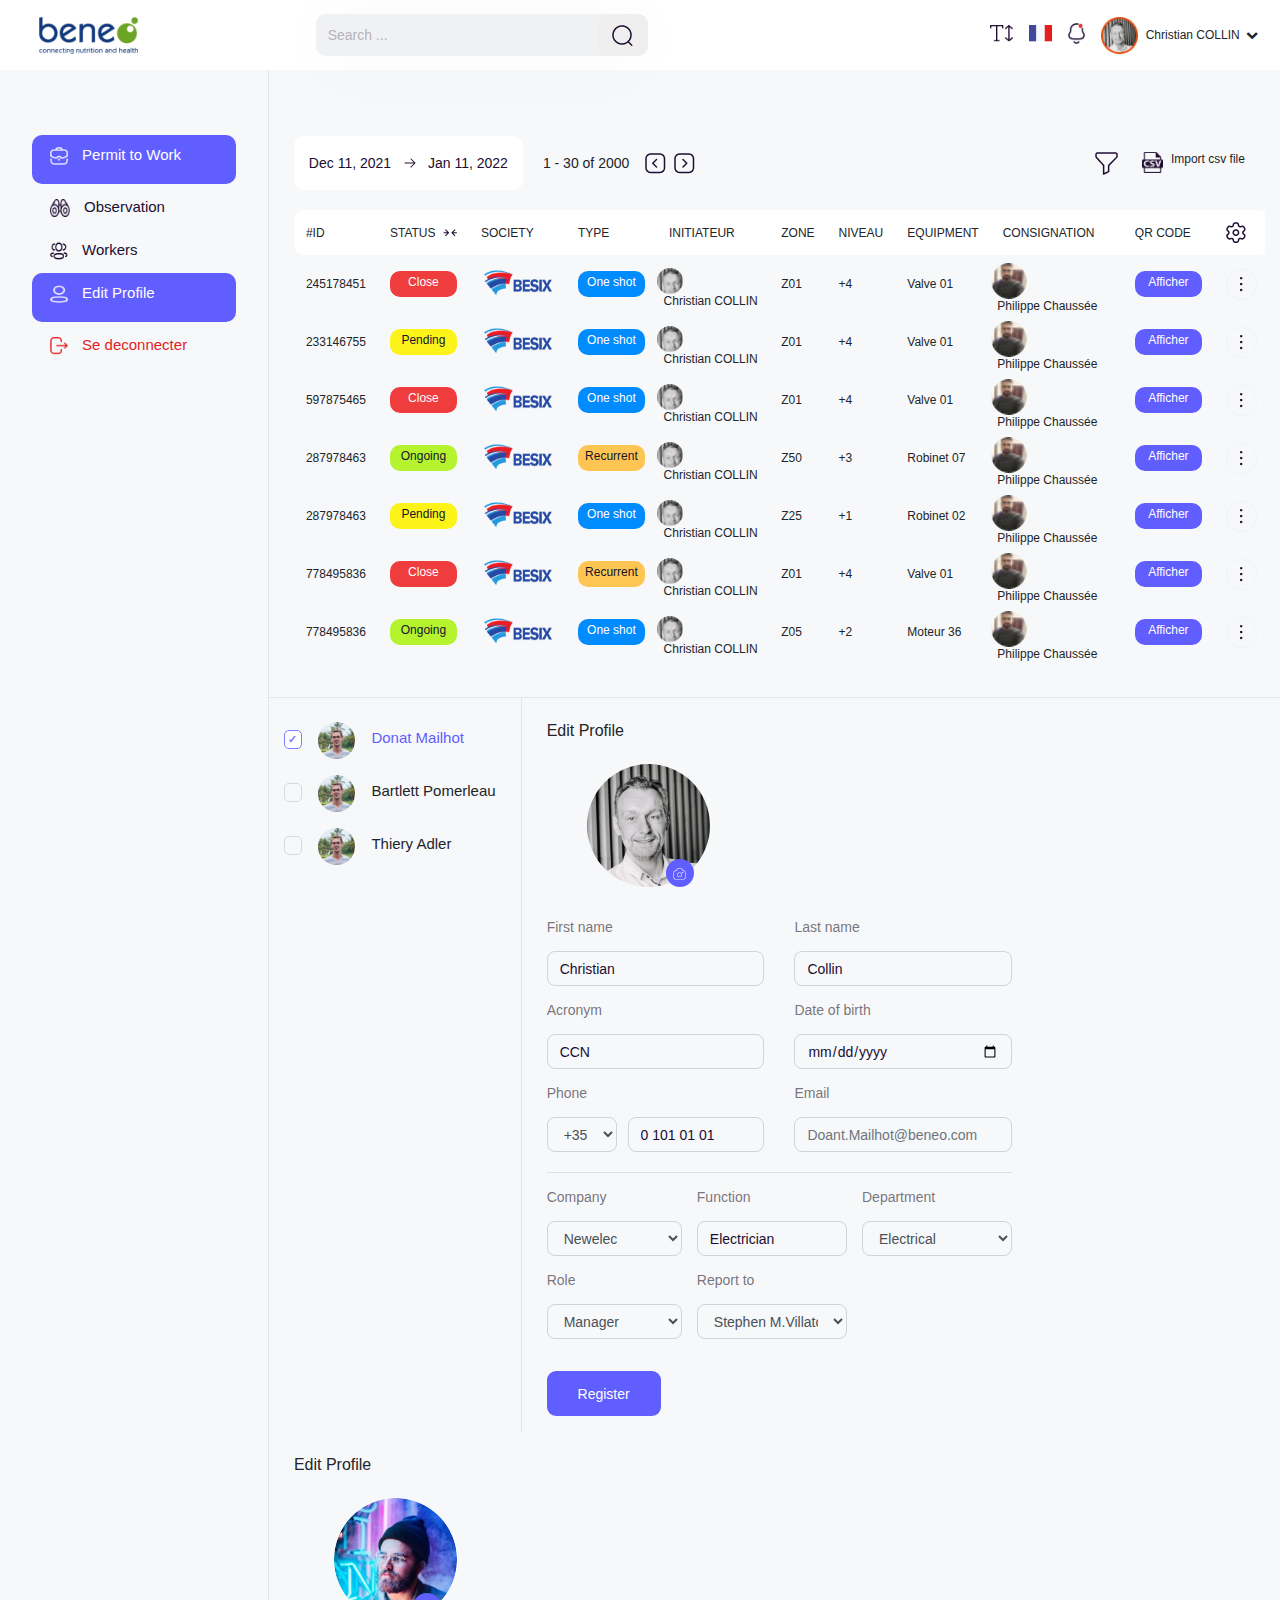
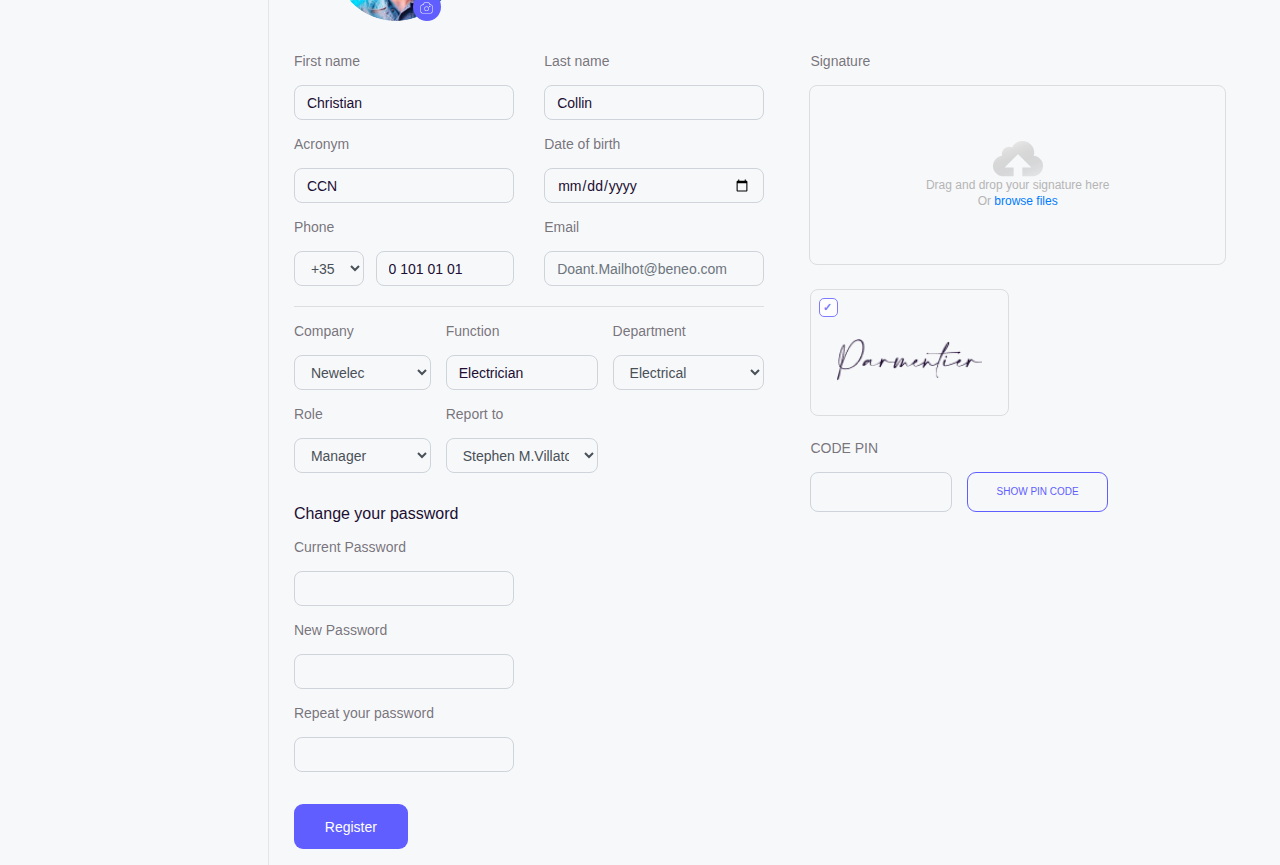
<file: index.html>
<!doctype html>
<html lang="en">

    <head>
        <title>PTW</title>
        <!-- Required meta tags -->
        <meta charset="utf-8">
        <meta name="viewport" content="width=device-width, initial-scale=1, shrink-to-fit=no">

        <!-- Bootstrap CSS -->
        <link rel="stylesheet"
            href="https://maxcdn.bootstrapcdn.com/bootstrap/4.0.0/css/bootstrap.min.css"
            integrity="sha384-Gn5384xqQ1aoWXA+058RXPxPg6fy4IWvTNh0E263XmFcJlSAwiGgFAW/dAiS6JXm"
            crossorigin="anonymous">
        <link rel="stylesheet"
            href="https://cdnjs.cloudflare.com/ajax/libs/font-awesome/4.7.0/css/font-awesome.min.css">
        <link rel="stylesheet"
            href="style.css"
            />
    </head>

    <body style="background: #F7F8FA;">
        <div class="container-fluid">
            <div class="row">
                <nav class="navbar w-100 bg-white pr-4" style="padding-left: 3.056%; padding-right: 3.056%; padding-top: 14px; padding-bottom: 14px;">
                    <img src="logo.png  " width="99" height="37" />
                    <div style="width: 40.5%; display: flex;">
                        <div class="input-group sbar" style="height: 42px; width: 68%; margin-right: 33.08%;">
                            <input
                                type="text"
                                class="form-control text-dark sbar-input fs-14"
                                placeholder="Search ..."
                            />
            
                            <div class="input-group-append">
                                <button style="border: none; outline: none; border-radius: 10px;">
                                    &nbsp;
                                    <img src="./img/Search.png" />
                                    &nbsp;
                                </button>
                            </div>
                        </div>
                       
                    </div>
        
                    <div id="move">
                        <div class="mt-1 mr-3 float-left">
                            <img src="Group 713.png" style="width: 23px; height: 17.25px;" />
                        </div>
                        <div class="mt-1 mr-3 float-left">
                            <img src="img/French.png" style="width: 23px; height: 17.25px;" />
                        </div>
        
                        <div class="mt-1 mr-3 float-left">
                            <img src="img/notification.png" style="width: 17px; height: 21px;" />
                        </div>
        
                        <div class="navbar p-0 float-left profile-link" data-toggle="tab" style="cursor: pointer;">
                            <div class="mr-2">
                                <img src="img/Group 262.png" style=" width: 37px; height: 37px;" />
                            </div>
                            
                            <div class="my-auto fs-12">
                                Christian COLLIN &nbsp;<i class="fa fa-chevron-down"></i>&nbsp;&nbsp;
                            </div>
                        </div>
                    </div>
                </nav>


                <div class="d-flex" style="width: 21.007%; border-right: 1px solid rgba(209, 209, 209, 0.5);">
                    <ul id="tabsJustified" class="nav nav-pills flex-column" style="height: 742px; width: 100%; margin-left: 11.9%; margin-right: 11.9%; margin-top: 50px;">
                        

                        <li class="nav-item">
                            <a href="" id="permit-link" data-toggle="tab" class="nav-link small active cat text-font-normal">
                                <img src="img/Work.png" style="width: 18px; height: 18px; display: none;" class="white-image" />
                                <img src="img/Work (1).png" style="width: 18px; height: 18px;" class="black-image" />
                                &nbsp;&nbsp;<span class="fs-12-1">Permit to Work</span>
                            </a>    
                        </li>
                        <li class="nav-item">
                            <a href="" id="observation-link" data-toggle="tab" class="nav-link small cat text-font-normal">
                                <img src="img/Group 716.png" style="width: 20px; height: 18px; display: none;" class="white-image" />
                                <img src="img/Group 716.png" style="width: 20px; height: 18px;" class="black-image" />
                                &nbsp;&nbsp;<span class="fs-12-1">Observation</span>
                            </a> 
                        </li>
                        <li class="nav-item">
                            <a href="" id="workers-link" data-toggle="tab" class="nav-link small cat text-font-normal">
                                <img src="img/3 User.png" style="width: 18px; height: 18px; display: none;" class="white-image" />
                                <img src="img/3 User.png" style="width: 18px; height: 18px;" class="black-image" />
                                &nbsp;&nbsp;<span class="fs-12-1">Workers</span>
                            </a>
                        </li>
                        <li class="nav-item">
                            <a href="" id="edit-profile1" data-toggle="tab" class="nav-link small active cat text-font-normal">
                                <img src="Profile.png" style="width: 18px; height: 18px; display: none;" class="white-image" />
                                <img src="Profile.png" style="width: 18px; height: 18px;" class="black-image" />
                                &nbsp;&nbsp;<span class="fs-12-1">Edit Profile</span>
                            </a>
                        </li>
                        <li class="nav-item">
                            <a href="" id="logout" data-toggle="tab" class="nav-link small cat text-font-normal">
                                <img src="Logout.png" style="width: 18px; height: 18px; display: none;" class="white-image" />
                                <img src="Logout.png" style="width: 18px; height: 18px;" class="black-image" />
                                &nbsp;&nbsp;<span class="fs-12-1" style="color: #E51D1D;">Se deconnecter</span>
                            </a>
                        </li>
                    </ul>
                </div>

                <div class="tab-content p-0" style="width: 78.99%;">

                    <div id="permit" style="margin-top: 50px;">
                        <div class="container-fluid set4">
                            <div class="navbar pl-5 pr-1 pt-3 mr-0 pb-1" style="margin-left: -15px;">
                                <div class="date-range" id="set-wid" style="width: 229px; border-radius: 10px; color: #200E32;" class="bg-white">
                                    <div style="margin: 6.55%; margin-top: auto; margin-bottom: auto; height: 100%;" class="navbar p-0 fs-14 fw-400">Dec 11, 2021 <img src="Arrow - Right.png" /> Jan 11, 2022</div>
                                </div>
                                <div class="mr-auto navbar p-0">
                                    <div class="fs-14 mr-2" style="margin-left: 20px;">
                                        1 - 30 of 2000
                                    </div>
                                    <img class="ml-2 mr-auto" src="Arrow - Right Square.png" style="width: 21px; height: 21px;" />
                                    <img class="ml-2 mr-auto" src="Arrow - Right Square (1).png" style="width: 21px; height: 21px;" />
                                </div>
                                <div>
                                    <div class="navbar p-0">
                                        <div class="mr-2 pr-3 set4">
                                            <img src="Filter 2.png">
                                        </div>
                                        <div class="ml-auto position-relative mr-0">
                                            <input type="file" id="birthday" style="opacity: 0.0; position: absolute; top: 0; left: 0; bottom: 0; right: 0; width: 100%; height:100%;" />
                                            <img class="float-left mr-2" src="img/our clients/beneo/Vector.png" style="width: 21px; height: 21px;" />
                                            <div class="float-left fs-12 mr-3">
                                                Import csv file
                                            </div>
                                        </div>
                                        
                                    </div>
                                </div>
                            </div>
                        </div>

                        <div class="container-fluid">
                            <div class="row pl-5 pr-4 pb-1 pt-3">
                                <div style="overflow-x: scroll; width: 100%;" id="style-2">
                                    <table class="table tbl-csv">
                                        <thead>
                                            <tr class="fs-12">
                                                <td scope="col" style="border-top-left-radius: 10px; border-bottom-left-radius: 10px;">#ID</td>
                                                <td scope="col">STATUS <img class="pl-1" src="Group 283.png"> </td>
                                                <td scope="col">SOCIETY</td>
                                                <td scope="col">TYPE</td>
                                                <td scope="col">INITIATEUR</td>
                                                <td scope="col">ZONE</td>
                                                <td scope="col">NIVEAU</td>
                                                <td scope="col">EQUIPMENT</td>
                                                <td scope="col">CONSIGNATION</td>
                                                <td scope="col">QR CODE</td>
                                                <td scope="col" style="border-top-right-radius: 10px; border-bottom-right-radius: 10px;">
                                                    <img src="Setting.png" />
                                                </td>
                                            </tr>
                                        </thead>
                                        <tbody style="max-height: 383px; overflow-y: auto;">
                                            <tr class=" fs-12">
                                                <td class="fw-400">245178451</td>
                                                <td class="fw-400" style="color: #FFFFFF;">
                                                    <div class="br-10 p-1 text-center" style="background:#EF3C3C; height: 26px; width: 67px;">
                                                        <p class="p-t">Close</p> 
                                                    </div>
                                                </td>
                                                <td class="fw-400"><img src="iu.png" height="32px" width="73px"></td>
                                                <td class="fw-400" style="color: #FFFFFF;">
                                                    <div class="br-10 p-1 text-center" style="background:#008CFF; height: 26px; width: 67px;">
                                                        <p class="p-t">One shot</p>
                                                    </div>
                                                </td>
                                                <td scope="row" class="navbar p-0 pt-2">
                                                    <div>
                                                        <img src="1516540693104 1.png" style="border-radius: 50%;" width="26" height="26" />
                                                    </div>
                                                    <div class="mr-auto fs-12">
                                                        &nbsp; Christian COLLIN
                                                    </div>
                                                </td>
                                                <td class="fw-400">Z01</td>
                                                <td class="fw-400">+4</td>
                                                <td class="fw-400">Valve 01</td>
                                                <td scope="row" class="navbar p-0 pt-2">
                                                    <div>
                                                        <img src="Ellipse 3.png" style="border-radius: 50%;" width="36" height="36" />
                                                    </div>
                                                    <div class="mr-auto fs-12">
                                                        &nbsp; Philippe Chaussée
                                                    </div>
                                                </td>
                                                <td class="fw-400" style="color: #FFFFFF;">
                                                <a href="page 76/index.html" style="color:#FFF;">
                                                    <div class="br-10 p-1 text-center" style="background:#615EFF; height: 26px; width: 67px;">
                                                        <p class="p-t">Afficher</p>
                                                    </div></a>
                                                </td>
                                                <td class="align-middle">
                                                    <img src="img/our clients/beneo/Group 814.png" />
                                                </td>
                                            </tr>
                                            <tr class=" fs-12">
                                                <td class="fw-400">233146755</td>
                                                <td class="fw-400" style="color: #14142B;">
                                                    <div class="br-10 p-1 text-center" style="background:#FCF319; height: 26px; width: 67px;">
                                                        <p class="p-t">Pending</p> 
                                                    </div>
                                                </td>
                                                <td class="fw-400"><img src="iu.png" height="32px" width="73px"></td>
                                                <td class="fw-400" style="color: #FFFFFF;">
                                                    <div class="br-10 p-1 text-center" style="background:#008CFF; height: 26px; width: 67px;">
                                                        <p class="p-t">One shot</div>
                                                    </div>
                                                </td>
                                                <td scope="row" class="navbar p-0 pt-2">
                                                    <div>
                                                        <img src="1516540693104 1.png" style="border-radius: 50%;" width="26" height="26" />
                                                    </div>
                                                    <div class="mr-auto fs-12">
                                                        &nbsp; Christian COLLIN
                                                    </div>
                                                </td>
                                                <td class="fw-400">Z01</td>
                                                <td class="fw-400">+4</td>
                                                <td class="fw-400">Valve 01</td>
                                                <td scope="row" class="navbar p-0 pt-2">
                                                    <div>
                                                        <img src="Ellipse 3.png" style="border-radius: 50%;" width="36" height="36" />
                                                    </div>
                                                    <div class="mr-auto fs-12">
                                                        &nbsp; Philippe Chaussée
                                                    </div>
                                                </td>
                                                <td class="fw-400" style="color: #FFFFFF;">
                                                   <a href="page 76/index.html" style="color:#FFF;">
                                                    <div class="br-10 p-1 text-center" style="background:#615EFF; height: 26px; width: 67px;">
                                                        <p class="p-t">Afficher</p>
                                                    </div></a>
                                                </td>
                                                <td class="align-middle">
                                                    <img src="img/our clients/beneo/Group 814.png" />
                                                </td>
                                            </tr>
                                            <tr class=" fs-12">
                                                <td class="fw-400">597875465</td>
                                                <td class="fw-400" style="color: #FFFFFF;">
                                                    <div class="br-10 p-1 text-center" style="background:#EF3C3C; height: 26px; width: 67px;">
                                                        <p class="p-t">Close</p> 
                                                    </div>
                                                </td>
                                                <td class="fw-400"><img src="iu.png" height="32px" width="73px"></td>
                                                <td class="fw-400" style="color: #FFFFFF;">
                                                    <div class="br-10 p-1 text-center" style="background:#008CFF; height: 26px; width: 67px;">
                                                        <p class="p-t">One shot</p>
                                                    </div>
                                                </td>
                                                <td scope="row" class="navbar p-0 pt-2">
                                                    <div>
                                                        <img src="1516540693104 1.png" style="border-radius: 50%;" width="26" height="26" />
                                                    </div>
                                                    <div class="mr-auto fs-12">
                                                        &nbsp; Christian COLLIN
                                                    </div>
                                                </td>
                                                <td class="fw-400">Z01</td>
                                                <td class="fw-400">+4</td>
                                                <td class="fw-400">Valve 01</td>
                                                <td scope="row" class="navbar p-0 pt-2">
                                                    <div>
                                                        <img src="Ellipse 3.png" style="border-radius: 50%;" width="36" height="36" />
                                                    </div>
                                                    <div class="mr-auto fs-12">
                                                        &nbsp; Philippe Chaussée
                                                    </div>
                                                </td>
                                                <td class="fw-400" style="color: #FFFFFF;">
                                                    <div class="br-10 p-1 text-center" style="background:#615EFF; height: 26px; width: 67px;">
                                                        <p class="p-t"><a href="page 76/index.html" style=" color:#FFF;">Afficher</a></p>
                                                    </div>
                                                </td>
                                                <td class="align-middle">
                                                    <img src="img/our clients/beneo/Group 814.png" />
                                                </td>
                                            </tr>
                                            <tr class=" fs-12">
                                                <td class="fw-400">287978463</td>
                                                <td class="fw-400" style="color: #14142B;">
                                                    <div class="br-10 p-1 text-center" style="background:#B4F32E; height: 26px; width: 67px;">
                                                        <p class="p-t">Ongoing</p>
                                                    </div>
                                                </td>
                                                <td class="fw-400"><img src="iu.png" height="32px" width="73px"></td>
                                                <td class="fw-400" style="color: #14142B;">
                                                    <div class="br-10 p-1 text-center" style="background:#FFC553; height: 26px; width: 67px;">
                                                        <p class="p-t">Recurrent</p>
                                                    </div>
                                                </td>
                                                <td scope="row" class="navbar p-0 pt-2">
                                                    <div>
                                                        <img src="1516540693104 1.png" style="border-radius: 50%;" width="26" height="26" />
                                                    </div>
                                                    <div class="mr-auto fs-12">
                                                        &nbsp; Christian COLLIN
                                                    </div>
                                                </td>
                                                <td class="fw-400">Z50</td>
                                                <td class="fw-400">+3</td>
                                                <td class="fw-400">Robinet 07</td>
                                                <td scope="row" class="navbar p-0 pt-2">
                                                    <div>
                                                        <img src="Ellipse 3.png" style="border-radius: 50%;" width="36" height="36" />
                                                    </div>
                                                    <div class="mr-auto fs-12">
                                                        &nbsp; Philippe Chaussée
                                                    </div>
                                                </td>
                                                <td class="fw-400" style="color: #FFFFFF;">
                                                    <div class="br-10 p-1 text-center" style="background:#615EFF; height: 26px; width: 67px;">
                                                        <p class="p-t"><a href="page 76/index.html" style=" color:#FFF;">Afficher</a></p>
                                                    </div>
                                                </td>
                                                <td class="align-middle">
                                                    <img src="img/our clients/beneo/Group 814.png" />
                                                </td>
                                            </tr>
                                            <tr class=" fs-12">
                                                <td class="fw-400">287978463</td>
                                                <td class="fw-400" style="color: #14142B;">
                                                    <div class="br-10 p-1 text-center" style="background:#FCF319; height: 26px; width: 67px;">
                                                        <p class="p-t">Pending</p>
                                                    </div>
                                                </td>
                                                <td class="fw-400"><img src="iu.png" height="32px" width="73px"></td>
                                                <td class="fw-400" style="color: #FFFFFF;">
                                                    <div class="br-10 p-1 text-center" style="background:#008CFF; height: 26px; width: 67px;">
                                                        <p class="p-t">One shot</p>
                                                    </div>
                                                </td>
                                                <td scope="row" class="navbar p-0 pt-2">
                                                    <div>
                                                        <img src="1516540693104 1.png" style="border-radius: 50%;" width="26" height="26" />
                                                    </div>
                                                    <div class="mr-auto fs-12">
                                                        &nbsp; Christian COLLIN
                                                    </div>
                                                </td>
                                                <td class="fw-400">Z25</td>
                                                <td class="fw-400">+1</td>
                                                <td class="fw-400">Robinet 02</td>
                                                <td scope="row" class="navbar p-0 pt-2">
                                                    <div>
                                                        <img src="Ellipse 3.png" style="border-radius: 50%;" width="36" height="36" />
                                                    </div>
                                                    <div class="mr-auto fs-12">
                                                        &nbsp; Philippe Chaussée
                                                    </div>
                                                </td>
                                                <td class="fw-400" style="color: #FFFFFF;">
                                                    <a href="page 76/index.html" style="color:#FFF;">
                                                    <div class="br-10 p-1 text-center" style="background:#615EFF; height: 26px; width: 67px;">
                                                        <p class="p-t">Afficher</p>
                                                    </div></a>
                                                </td>
                                                <td class="align-middle">
                                                    <img src="img/our clients/beneo/Group 814.png" />
                                                </td>
                                            </tr>
                                            <tr class=" fs-12">
                                                <td class="fw-400">778495836</td>
                                                <td class="fw-400" style="color: #FFFFFF;">
                                                    <div class="br-10 p-1 text-center" style="background:#EF3C3C; height: 26px; width: 67px;">
                                                        Close 
                                                    </div>
                                                </td>
                                                <td class="fw-400"><img src="iu.png" height="32px" width="73px"></td>
                                                <td class="fw-400" style="color: #14142B;">
                                                    <div class="br-10 p-1 text-center" style="background:#FFC553; height: 26px; width: 67px;">
                                                        <p class="p-t">Recurrent</p>
                                                    </div>
                                                </td>
                                                <td scope="row" class="navbar p-0 pt-2">
                                                    <div>
                                                        <img src="1516540693104 1.png" style="border-radius: 50%;" width="26" height="26" />
                                                    </div>
                                                    <div class="mr-auto fs-12">
                                                        &nbsp; Christian COLLIN
                                                    </div>
                                                </td>
                                                <td class="fw-400">Z01</td>
                                                <td class="fw-400">+4</td>
                                                <td class="fw-400">Valve 01</td>
                                                <td scope="row" class="navbar p-0 pt-2">
                                                    <div>
                                                        <img src="Ellipse 3.png" style="border-radius: 50%;" width="36" height="36" />
                                                    </div>
                                                    <div class="mr-auto fs-12">
                                                        &nbsp; Philippe Chaussée
                                                    </div>
                                                </td>
                                                <td class="fw-400" style="color: #FFFFFF;">
                                                    <div class="br-10 p-1 text-center" style="background:#615EFF; height: 26px; width: 67px;">
                                                        <p class="p-t"><a href="page 76/index.html" style=" color:#FFF;">Afficher</a></p>
                                                    </div>
                                                </td>
                                                <td class="align-middle">
                                                    <img src="img/our clients/beneo/Group 814.png" />
                                                </td>
                                            </tr>
                                            <tr class=" fs-12">
                                                <td class="fw-400">778495836</td>
                                                <td class="fw-400" style="color: #14142B;">
                                                    <div class="br-10 p-1 text-center" style="background:#B4F32E; height: 26px; width: 67px;">
                                                        <p class="p-t">Ongoing</p>
                                                    </div>
                                                </td>
                                                <td class="fw-400"><img src="iu.png" height="32px" width="73px"></td>
                                                <td class="fw-400" style="color: #FFFFFF;">
                                                    <div class="br-10 p-1 text-center" style="background:#008CFF; height: 26px; width: 67px;">
                                                        <p class="p-t">One shot</p>
                                                    </div>
                                                </td>
                                                <td scope="row" class="navbar p-0 pt-2">
                                                    <div>
                                                        <img src="1516540693104 1.png" style="border-radius: 50%;" width="26" height="26" />
                                                    </div>
                                                    <div class="mr-auto fs-12">
                                                        &nbsp; Christian COLLIN
                                                    </div>
                                                </td>
                                                <td class="fw-400">Z05</td>
                                                <td class="fw-400">+2</td>
                                                <td class="fw-400">Moteur 36</td>
                                                <td scope="row" class="navbar p-0 pt-2">
                                                    <div>
                                                        <img src="Ellipse 3.png" style="border-radius: 50%;" width="36" height="36" />
                                                    </div>
                                                    <div class="mr-auto fs-12">
                                                        &nbsp; Philippe Chaussée
                                                    </div>
                                                </td>
                                                <td class="fw-400" style="color: #FFFFFF;">
                                                   <a href="page 76/index.html" style="color:#FFF;">
                                                    <div class="br-10 p-1 text-center" style="background:#615EFF; height: 26px; width: 67px;">
                                                        <p class="p-t">Afficher</p>
                                                    </div></a>
                                                </td>
                                                <td class="align-middle">
                                                    <img src="img/our clients/beneo/Group 814.png" />
                                                </td>
                                            </tr>
                                        </tbody>
                                    </table>
                                </div>
                            </div>
                        </div>



                    </div>


                    <div id="profile">
                       
                        <div class="container-fluid">
                          
                            <div class="row fs-14">

                                <div class="col-sm-12 p-0" style="border-bottom:1px solid rgba(209, 209, 209, 0.5); height: 17px;">

                                </div>

                                    <div class="col-sm-3 pt-4" style="border-right: 1px solid rgba(209, 209, 209, 0.5);">
                                        <div class="pb-3" style="display: flex;">
                                            <div class="pt-2"><input class="checkbox checkbox-primary float-left" type="checkbox" value="" checked></div>
                                            <div class="pl-3"><img class="set-img" src="pic.png" width="37px" height="37px"></div>
                                            <div class=" pl-3 pt-2 fs-15 tc-purple">Donat Mailhot</div>
                                        </div>
                                        <div class="pb-3" style="display: flex;">
                                            <div class="pt-2"><input class="checkbox checkbox-primary float-left" type="checkbox" value=""></div>
                                            <div class="pl-3"><img class="set-img" src="pic.png"></div>
                                            <div class=" pl-3 pt-2 fs-15">Bartlett Pomerleau</div>
                                        </div>
                                        <div class="pb-3" style="display: flex;">
                                            <div class="pt-2"><input class="checkbox checkbox-primary float-left" type="checkbox" value=""></div>
                                            <div class="pl-3"><img class="set-img" src="pic.png"></div>
                                            <div class=" pl-3 pt-2 fs-15">Thiery Adler</div>
                                        </div>
                                        
                                    </div>
                                
                                    <div class="col-sm-6 pt-4 pl-5">
                                            <div class="fs-17 fw-500">
                                                Edit Profile
                                            </div>
                                            <div class="row">
                                                <div class="col-sm-3 m-3 mt-4">
                                                    <div class="ml-4 img-90"
                                                        style="width: 123px; height: 123px; border-radius: 50%; background-repeat: no-repeat; background-size: 100%; background-image: url('1516540693104 2.png'); position: relative;">
                                                        <button class="btn-circle border-0"
                                                        style="background-color: #615EFF; width: 28px; height: 28px; border-radius: 50%; bottom:0px; right:16px; position:absolute;">
                                                        <img src="img/our clients/Add Client/Camera.png" style="width: 13.12px; height: 11.72px;" />
                                                        </button>
                                                    </div>
                                                </div>
                                            </div>

                                            <form id="myForm" class="mt-3">
                                                <div class="row">
                                                <div class="col-sm-6">
                                                    <div class="mb-3">
                                                    <label for="exampleFormControlInput1" class="form-label tc-grey mb-3">First name</label>
                                                    <input type="text" class="form-control fs-14 h-35 pd-inp" id="exampleFormControlInput1" value="Christian" style= "color: #200E32;box-sizing: border-box;border-radius: 8px;background-color:transparent;">
                                                    </div>
                                                </div>
                                                <div class="col-sm-6">
                                                    <div class="mb-3">
                                                    <label for="exampleFormControlInput1" class="form-label tc-grey mb-3">Last name</label>
                                                    <input type="text" class="form-control fs-14 h-35 pd-inp" id="exampleFormControlInput1" value="Collin" style= "color: #200E32; box-sizing: border-box;border-radius: 8px;background-color: transparent;">
                                                    </div>
                                                </div>
                                                <div class="col-sm-6">
                                                    <div class="mb-3">
                                                    <label for="exampleFormControlInput1" class="form-label tc-grey mb-3">Acronym</label>
                                                    <input type="text" class="form-control fs-14 h-35 pd-inp" id="exampleFormControlInput1" value="CCN" style= "color: #200E32; box-sizing: border-box;border-radius: 8px;background-color:transparent;">
                                                    </div>
                                                </div>
                                                <div class="col-sm-6">
                                                    <div class="mb-3">
                                                    <label class="form-label tc-grey mb-3">Date of birth</label>
                                                    <input type="date" class="form-control fs-14 h-35 pd-inp" value="" style= "color: #200E32;box-sizing: border-box;border-radius: 8px;background-color:transparent;" />
                                                    </div>
                                                </div>
                                                <div class="col-sm-6" style="display: flex;">
                                                    <div style="width: 30%;">
                                                    <div class="mb-3">
                                                        <label for="exampleFormControlInput1" class="form-label tc-grey mb-3">Phone</label>
                                                        <select class="form-control bg-transparent fs-14 pd-sel" style="border-radius: 8px; height:35px; min-width: max-content;">
                                                        <option>+35</option>
                                                        </select>
                                                    </div>
                                                    </div>
                                                    &nbsp;&nbsp;&nbsp;&nbsp;
                                                    <div style="width: 100%;">
                                                    <div class="mb-3">
                                                        <label for="exampleFormControlInput1" class="form-label mb-3"> &nbsp;</label>
                                                        <input type="text" class="form-control fs-14 h-35 pd-inp" id="exampleFormControlInput1" value="0 101 01 01" style= "color: #200E32; box-sizing: border-box;border-radius: 8px;background-color:transparent;">
                                                    </div>
                                                    </div>
                                                </div>
                                                <div class="col-sm-6">
                                                    <div class="mb-3">
                                                    <label for="exampleFormControlInput1" class="form-label tc-grey mb-3">Email</label>
                                                    <input type="email" class="form-control fs-14 h-35 pd-inp" id="exampleFormControlInput1"
                                                        placeholder="Doant.Mailhot@beneo.com" style=" box-sizing: border-box;border-radius: 8px;background-color: transparent;">
                                                    </div>
                                                </div>
                                                </div>
                                                <hr class="mt-1">
                                                <div class="row">
                                                <div class="col-sm-4">
                                                    <div class="mb-3">
                                                    <label for="exampleFormControlInput1" class="form-label tc-grey mb-3">Company</label>
                                                    <br>
                                                    <select class="form-control bg-transparent fs-14 pd-sel h-35" style="border-radius: 8px;">
                                                        <option>Newelec</option>
                                                    </select>
                                                    </div>
                                                </div>
                                                <div class="col-sm-4 pl-0">
                                                    <div class="mb-3">
                                                    <label for="exampleFormControlInput1" class="form-label tc-grey mb-3">Function</label>
                                                    <input type="text" class="form-control fs-14 h-35 pd-inp" id="exampleFormControlInput1" value="Electrician" style= "color: #200E32; box-sizing: border-box;border-radius: 8px;background-color: transparent;">
                                                    </div>
                                                </div>
                                                <div class="col-sm-4 pl-0">
                                                    <div class="mb-3">
                                                    <label for="exampleFormControlInput1" class="form-label tc-grey mb-3">Department</label>
                                                    <select class="form-control bg-transparent fs-14 h-35 pd-sel" style="border-radius: 8px;">
                                                        <option>Electrical</option>
                                                    </select>
                                                    </div>
                                                </div>
                                                <div class="col-sm-4">
                                                    <div class="mb-3">
                                                    <label for="exampleFormControlInput1" class="form-label tc-grey mb-3">Role</label>
                                                    <br>
                                                    <select class="form-control bg-transparent pd-sel fs-14 h-35" style="border-radius: 8px;">
                                                        <option>Manager</option>
                                                    </select>
                                                    </div>
                                                </div>
                                                <div class="col-sm-4 pl-0">
                                                    <div class="mb-3">
                                                    <label for="exampleFormControlInput1" class="form-label tc-grey mb-3">Report to</label>
                                                    <select class="form-control bg-transparent fs-14 h-35 pd-sel" style="border-radius: 8px;">
                                                        <option>Stephen M.Villato</option>
                                                    </select>
                                                    </div>
                                                </div>
                                                </div>
                                                
                                                <div class="row">
                                                    <div class="col-sm-6">
                                                        <div class="mb-3"> <br>
                                                        <button type="submit" class="bton border-0 set8">Register</button>
                                                        </div>
                                                    </div>
                                                </div>
                                            </form>
                                    </div>
                            
                            </div>
                            
                          
                        </div>
                    </div>

                    <div id="profile1">
                        
                        <div class="container-fluid pl-5 pt-4">
                          <div class="fs-17 fw-500"> Edit Profile </div>
                          <div class="row">
                            <div class="col-sm-3 m-3 mt-4">
                              <div class="ml-4 img-90"
                                style="width: 123px; height: 123px; border-radius: 50%; background-repeat: no-repeat; background-size: 100%; background-image: url('Group\ 2631.png'); position: relative;">
                                <button class="btn-circle border-0"
                                  style="background-color: #615EFF; width: 28px; height: 28px; border-radius: 50%; bottom:0px; right:16px; position:absolute;">
                                  <img src="img/our clients/Add Client/Camera.png" style="width: 13.12px; height: 11.72px;" />
                                </button>
                              </div>
                            </div>
                          </div>
                          <div class="row fs-14">
                            <div class="col-sm-6">
                              <form id="myForm" class="mt-3">
                                <div class="row">
                                  <div class="col-sm-6">
                                    <div class="mb-3">
                                      <label for="exampleFormControlInput1" class="form-label tc-grey mb-3">First name</label>
                                      <input type="text" class="form-control fs-14 h-35 pd-inp" id="exampleFormControlInput1" value="Christian" style= "color: #200E32;
                  box-sizing: border-box;
                  border-radius: 8px;
                  background-color:transparent;">
                                    </div>
                                  </div>
                                  <div class="col-sm-6">
                                    <div class="mb-3">
                                      <label for="exampleFormControlInput1" class="form-label tc-grey mb-3">Last name</label>
                                      <input type="text" class="form-control fs-14 h-35 pd-inp" id="exampleFormControlInput1" value="Collin" style= "color: #200E32; 
                  box-sizing: border-box;
                  border-radius: 8px;
                  background-color: transparent;">
                                    </div>
                                  </div>
                                  <div class="col-sm-6">
                                    <div class="mb-3">
                                      <label for="exampleFormControlInput1" class="form-label tc-grey mb-3">Acronym</label>
                                      <input type="text" class="form-control fs-14 h-35 pd-inp" id="exampleFormControlInput1" value="CCN" style= "color: #200E32; 
                  box-sizing: border-box;
                  border-radius: 8px;
                  background-color:transparent;">
                                    </div>
                                  </div>
                                  <div class="col-sm-6">
                                    <div class="mb-3">
                                      <label class="form-label tc-grey mb-3">Date of birth</label>
                                      <input type="date" class="form-control fs-14 h-35 pd-inp" value="" style= "color: #200E32;
                  box-sizing: border-box;
                  border-radius: 8px;
                  background-color:transparent;" />
                                    </div>
                                  </div>
                                  <div class="col-sm-6" style="display: flex;">
                                    <div style="width: 30%;">
                                      <div class="mb-3">
                                        <label for="exampleFormControlInput1" class="form-label tc-grey mb-3">Phone</label>
                                        <select class="form-control bg-transparent fs-14 pd-sel" style="border-radius: 8px; height:35px; min-width: max-content;">
                                          <option>+35</option>
                                        </select>
                                      </div>
                                    </div>
                                    &nbsp;&nbsp;&nbsp;&nbsp;
                                    <div style="width: 100%;">
                                      <div class="mb-3">
                                        <label for="exampleFormControlInput1" class="form-label mb-3"> &nbsp;</label>
                                        <input type="text" class="form-control fs-14 h-35 pd-inp" id="exampleFormControlInput1" value="0 101 01 01" style= "color: #200E32; 
                    box-sizing: border-box;
                    border-radius: 8px;
                    background-color:transparent;">
                                      </div>
                                    </div>
                                  </div>
                                  <div class="col-sm-6">
                                    <div class="mb-3">
                                      <label for="exampleFormControlInput1" class="form-label tc-grey mb-3">Email</label>
                                      <input type="email" class="form-control fs-14 h-35 pd-inp" id="exampleFormControlInput1"
                                        placeholder="Doant.Mailhot@beneo.com" style=" 
                  box-sizing: border-box;
                  border-radius: 8px;
                  background-color: transparent;">
                                    </div>
                                  </div>
                                </div>
                                <hr class="mt-1">
                                <div class="row">
                                  <div class="col-sm-4">
                                    <div class="mb-3">
                                      <label for="exampleFormControlInput1" class="form-label tc-grey mb-3">Company</label>
                                      <br>
                                      <select class="form-control bg-transparent fs-14 pd-sel h-35" style="border-radius: 8px;">
                                        <option>Newelec</option>
                                      </select>
                                    </div>
                                  </div>
                                  <div class="col-sm-4 pl-0">
                                    <div class="mb-3">
                                      <label for="exampleFormControlInput1" class="form-label tc-grey mb-3">Function</label>
                                      <input type="text" class="form-control fs-14 h-35 pd-inp" id="exampleFormControlInput1" value="Electrician" style= "color: #200E32; 
                  box-sizing: border-box;
                  border-radius: 8px;
                  background-color: transparent;">
                                    </div>
                                  </div>
                                  <div class="col-sm-4 pl-0">
                                    <div class="mb-3">
                                      <label for="exampleFormControlInput1" class="form-label tc-grey mb-3">Department</label>
                                      <select class="form-control bg-transparent fs-14 h-35 pd-sel" style="border-radius: 8px;">
                                        <option>Electrical</option>
                                      </select>
                                    </div>
                                  </div>
                                  <div class="col-sm-4">
                                    <div class="mb-3">
                                      <label for="exampleFormControlInput1" class="form-label tc-grey mb-3">Role</label>
                                      <br>
                                      <select class="form-control bg-transparent pd-sel fs-14 h-35" style="border-radius: 8px;">
                                        <option>Manager</option>
                                      </select>
                                    </div>
                                  </div>
                                  <div class="col-sm-4 pl-0">
                                    <div class="mb-3">
                                      <label for="exampleFormControlInput1" class="form-label tc-grey mb-3">Report to</label>
                                      <select class="form-control bg-transparent fs-14 h-35 pd-sel" style="border-radius: 8px;">
                                        <option>Stephen M.Villato</option>
                                      </select>
                                    </div>
                                  </div>
                                </div>
                                <br>
                                <p class="fs-17 fw-400" style="color: #200E32;">Change your password</p>
                                <div class="row">
                                  <div class="col-sm-6">
                                    <div class="mb-3">
                                      <label for="exampleFormControlInput1" class="form-label tc-grey mb-3">Current Password</label>
                                      <input name="pw" class="form-control stylishPassword fs-14 h-35 pd-inp" type="text" style= "color: #200E32; 
                  box-sizing: border-box;
                  border-radius: 8px;
                  background-color:transparent;
                  width:100%;">
                                      <input class="hiddenPassword" type="hidden">
                                    </div>
                                  </div>
                                  <div class="col-sm-6"> </div>
                                  <div class="col-sm-6">
                                    <div class="mb-3">
                                      <label for="exampleFormControlInput1" class="form-label tc-grey mb-3">New Password</label>
                                      <input name="pw" class="form-control stylishPassword fs-14 h-35 pd-inp" type="text" style= "color: #200E32;
                  box-sizing: border-box;
                  border-radius: 8px;
                  background-color:transparent;
                  width:100%;">
                                      <input class="hiddenPassword" type="hidden">
                                    </div>
                                  </div>
                                  <div class="col-sm-6"> </div>
                                  <div class="col-sm-6">
                                    <div class="mb-3">
                                      <label for="exampleFormControlInput1" class="form-label tc-grey mb-3">Repeat your password</label>
                                      <input name="pw" class="form-control stylishPassword fs-14 h-35 pd-inp" type="text" style= "color: #200E32;
                  box-sizing: border-box;
                  border-radius: 8px;
                  background-color:transparent;
                  width:100%;">
                                      <input class="hiddenPassword" type="hidden">
                                    </div>
                                  </div>
                                  <div class="col-sm-6"> </div>
                                  <div class="col-sm-6">
                                    <div class="mb-3"> <br>
                                      <button type="submit" class="bton border-0 set8">Register</button>
                                    </div>
                                  </div>
                                </div>
                              </form>
                            </div>
                            <div class="col-sm-6 mt-3">
                              <label for="exampleFormControlInput1" class="form-label ml-3 tc-grey  mb-3">Signature</label>
                              <div class="container-fluid">
                                <div class="drag-drop1 mr-4 navbar p-0 set3" style="height: 180px;">
                                    <div class="mx-auto my-auto text-center">
                                        <img src="Vector.png" class="mt-3"> 
                                        <br />
                                        <div class="fs-12 file-msg mb-3" style="color: #B5B5B5; line-height: 16px;">Drag and drop your signature here
                                            <br>
                                            Or<a href="#"> browse files</a>
                                        </div>
                                        <input class="drag-file-input" type="file" multiple>
                                    </div>
                                </div>
                              </div>
              
                              <div class="row">
                                <div class="col-sm-6 ml-3">
                                  <div class="pt-4">
                                    <div class="drag-drop2 text-center p-2" style="height: 127px; width:90%;"> 
                                        <input class="checkbox checkbox-primary float-left" type="checkbox" value="" checked>
                                        <br />
                                        <div style="height: 80%; width: 100%; display: flex; justify-content: center; align-items: center;">
                                            <img src="Parmentier.png" class="img-fluid" width="80%">
                                        </div> 
                                    </div>
                                  </div>
                                </div>
                              </div>
              
                              <div class="row ml-3 mt-4">
                                <label for="exampleFormControlInput1" class="form-label tc-grey mb-3">CODE PIN</label>
                                  <div class="col-sm-12 p-0">
                                    <div class="row p-0 m-0">
                                      <div class="col-sm-4 pl-0">
                                        <input name="pw" class="stylishPassword form-control fs-14 pd-inp" type="text" style= "color: #200E32; 
                              box-sizing: border-box;
                              border-radius: 8px;
                              background-color:transparent;
                                height:40px; width:100%;">
                                        <input class="hiddenPassword" type="hidden">
                                      </div>
                                      <div class="col-sm-4 pl-0">
                                        <button class="btn info pd-inp fs-11" type="button">SHOW PIN CODE</button>
                                      </div>
                                    </div>
                                  </div>
                              </div>
                            </div>
                          </div>
                        </div>
                    </div>
                    

               
               
                </div>



            </div>
        
        </div>


        <!-- Optional JavaScript -->
        <!-- jQuery first, then Popper.js, then Bootstrap JS -->
        <script src="https://code.jquery.com/jquery-3.6.0.js" integrity="sha256-H+K7U5CnXl1h5ywQfKtSj8PCmoN9aaq30gDh27Xc0jk=" crossorigin="anonymous"></script>
        <script>
            $(document).ready(function(){
                        $("#profile").hide();
                        $("#profile1").hide();
                        $("#edit-profile1").hide();
                        $("#logout").hide();
                        $("#permit").show(200);


                $("#permit-link").click(function(){
                    $("#profile").hide();
                    $("#profile1").hide();
                    $("#permit").show(200);
                });
                $("#workers-link").click(function(){
                    $("#permit").hide();
                    $("#profile1").hide();
                    $("#profile").show(200);
                });
                $("#move").click(function(){
                    $("#permit").hide();
                    $("#profile").hide();
                    $("#edit-profile1").show();
                    $("#logout").show();
                    $("#permit-link").hide();
                    $("#workers-link").hide();
                    $("#observation-link").hide();
                    $("#profile1").show(200);
                });
            });
        </script>


        <script src="https://ajax.googleapis.com/ajax/libs/jquery/3.5.1/jquery.min.js"></script>
        <script src="https://maxcdn.bootstrapcdn.com/bootstrap/3.4.1/js/bootstrap.min.js"></script>


        <script src="https://code.jquery.com/jquery-3.2.1.slim.min.js"
            integrity="sha384-KJ3o2DKtIkvYIK3UENzmM7KCkRr/rE9/Qpg6aAZGJwFDMVNA/GpGFF93hXpG5KkN"
            crossorigin="anonymous"></script>
        <script
            src="https://cdnjs.cloudflare.com/ajax/libs/popper.js/1.12.9/umd/popper.min.js"
            integrity="sha384-ApNbgh9B+Y1QKtv3Rn7W3mgPxhU9K/ScQsAP7hUibX39j7fakFPskvXusvfa0b4Q"
            crossorigin="anonymous"></script>
        <script
            src="https://maxcdn.bootstrapcdn.com/bootstrap/4.0.0/js/bootstrap.min.js"
            integrity="sha384-JZR6Spejh4U02d8jOt6vLEHfe/JQGiRRSQQxSfFWpi1MquVdAyjUar5+76PVCmYl"
            crossorigin="anonymous"></script>

        <script src="https://cdnjs.cloudflare.com/ajax/libs/jquery/2.1.3/jquery.min.js" crossorigin="anonymous"></script>
        <script src="https://cdnjs.cloudflare.com/ajax/libs/twitter-bootstrap/3.2.0/js/bootstrap.min.js" crossorigin="anonymous"></script>

        <script>
            $(document).ready(function () {
                $("#birthday").datepicker({ dateFormat: "DD/MM/YYYY" });
            });
        </script>

        <script>
            $(document).ready(function(){ 
                var options = [];
                $( '.dropdown-menu a' ).on( 'click', function( event ) {
                    
                    var $target = $( event.currentTarget ), val = $target.attr( 'data-value' ), $inp = $target.find( 'input' ), idx;

                    if ( ( idx = options.indexOf( val ) ) > -1 ) {
                        options.splice( idx, 1 );
                        setTimeout( function() { $inp.prop( 'checked', false ) }, 0);
                    } else {
                        options.push( val );
                        setTimeout( function() { $inp.prop( 'checked', true ) }, 0);
                    }

                    $( event.target ).blur();
                        
                    console.log( options );
                    return false;
                });
            });
        </script>
        

        <!-- drag and drop file upload script -->
        
        <script>
            var $fileInput = $('.drag-file-input');
            var $droparea = $('.file-drop-area');

            // highlight drag area
            $fileInput.on('dragenter focus click', function() {
            $droparea.addClass('is-active');
            });

            // back to normal state
            $fileInput.on('dragleave blur drop', function() {
            $droparea.removeClass('is-active');
            });

            // change inner text
            $fileInput.on('change', function() {
            var filesCount = $(this)[0].files.length;
            var $textContainer = $(this).prev();

            if (filesCount === 1) {
                // if single file is selected, show file name
                var fileName = $(this).val().split('\\').pop();
                $textContainer.text(fileName);
            } else {
                // otherwise show number of files
                $textContainer.text(filesCount + ' files selected');
            }
            });
        </script>


        
    </body>

</html>
</file>
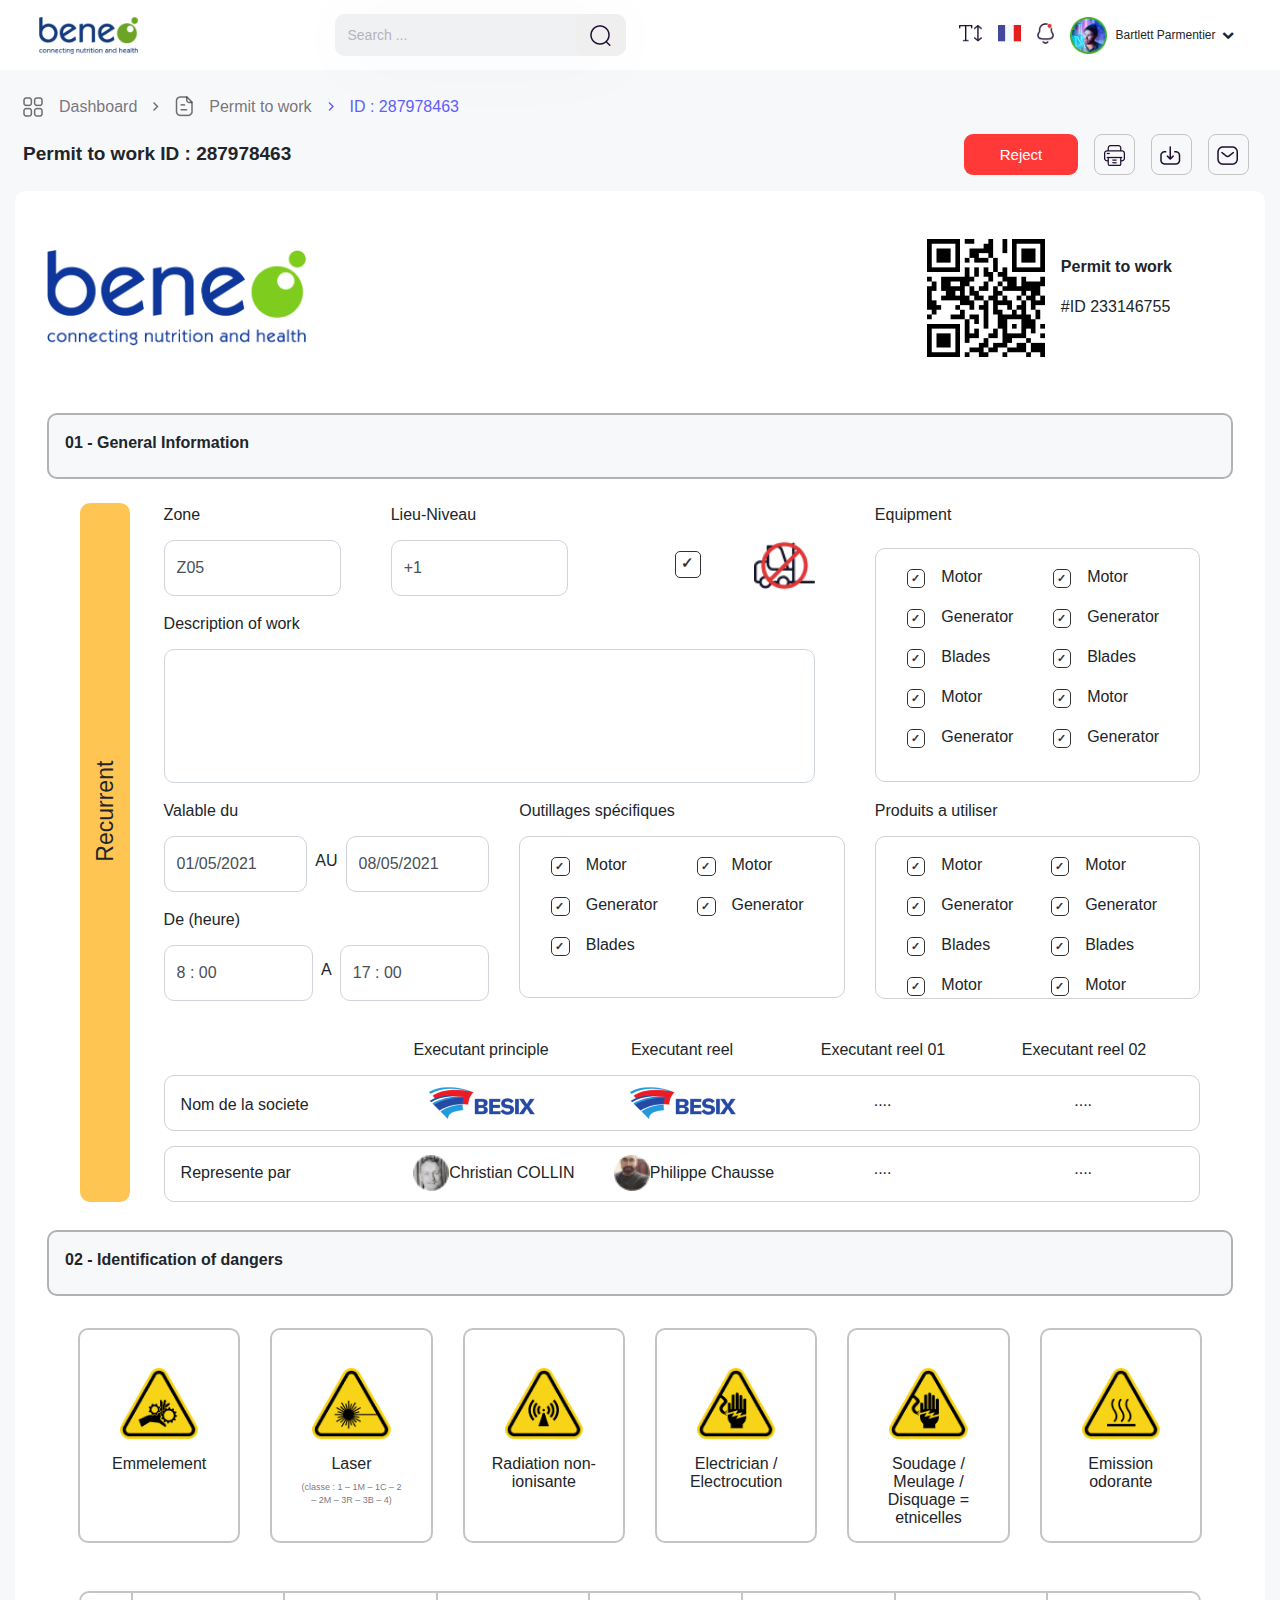
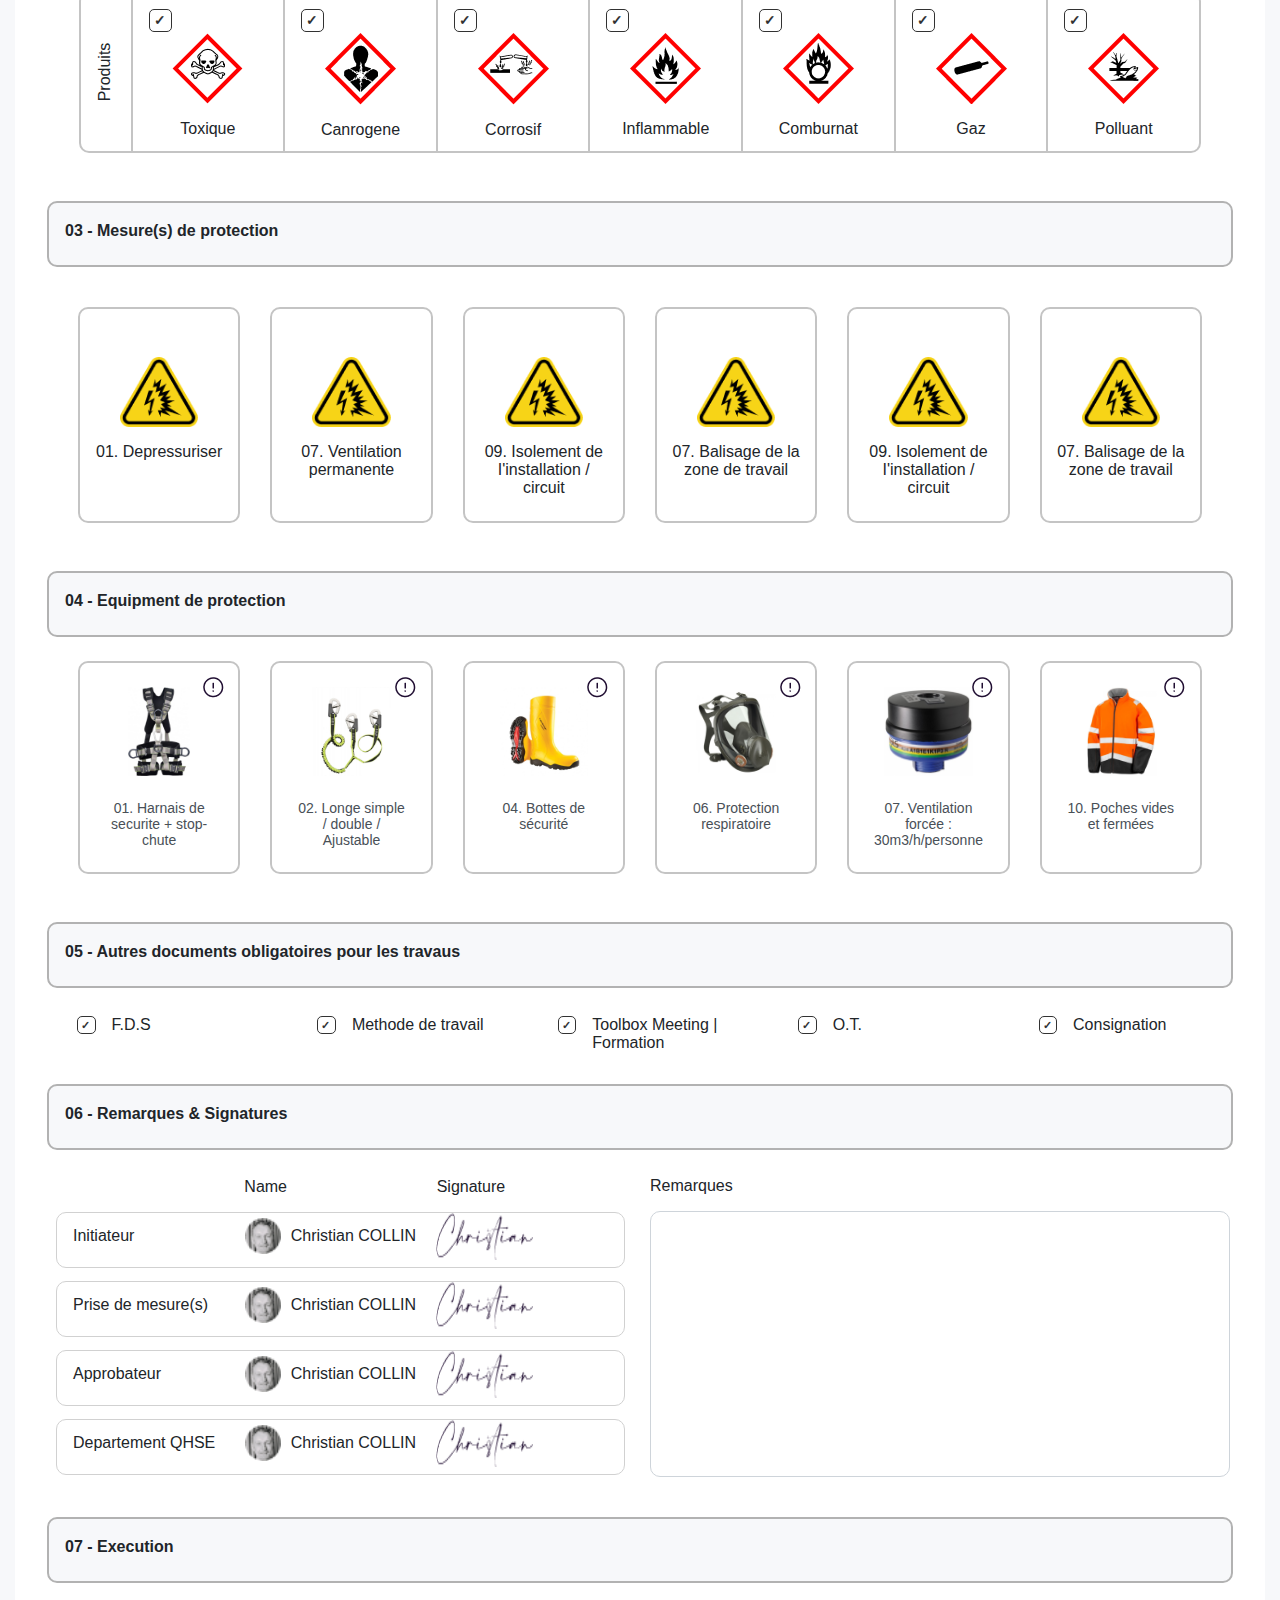
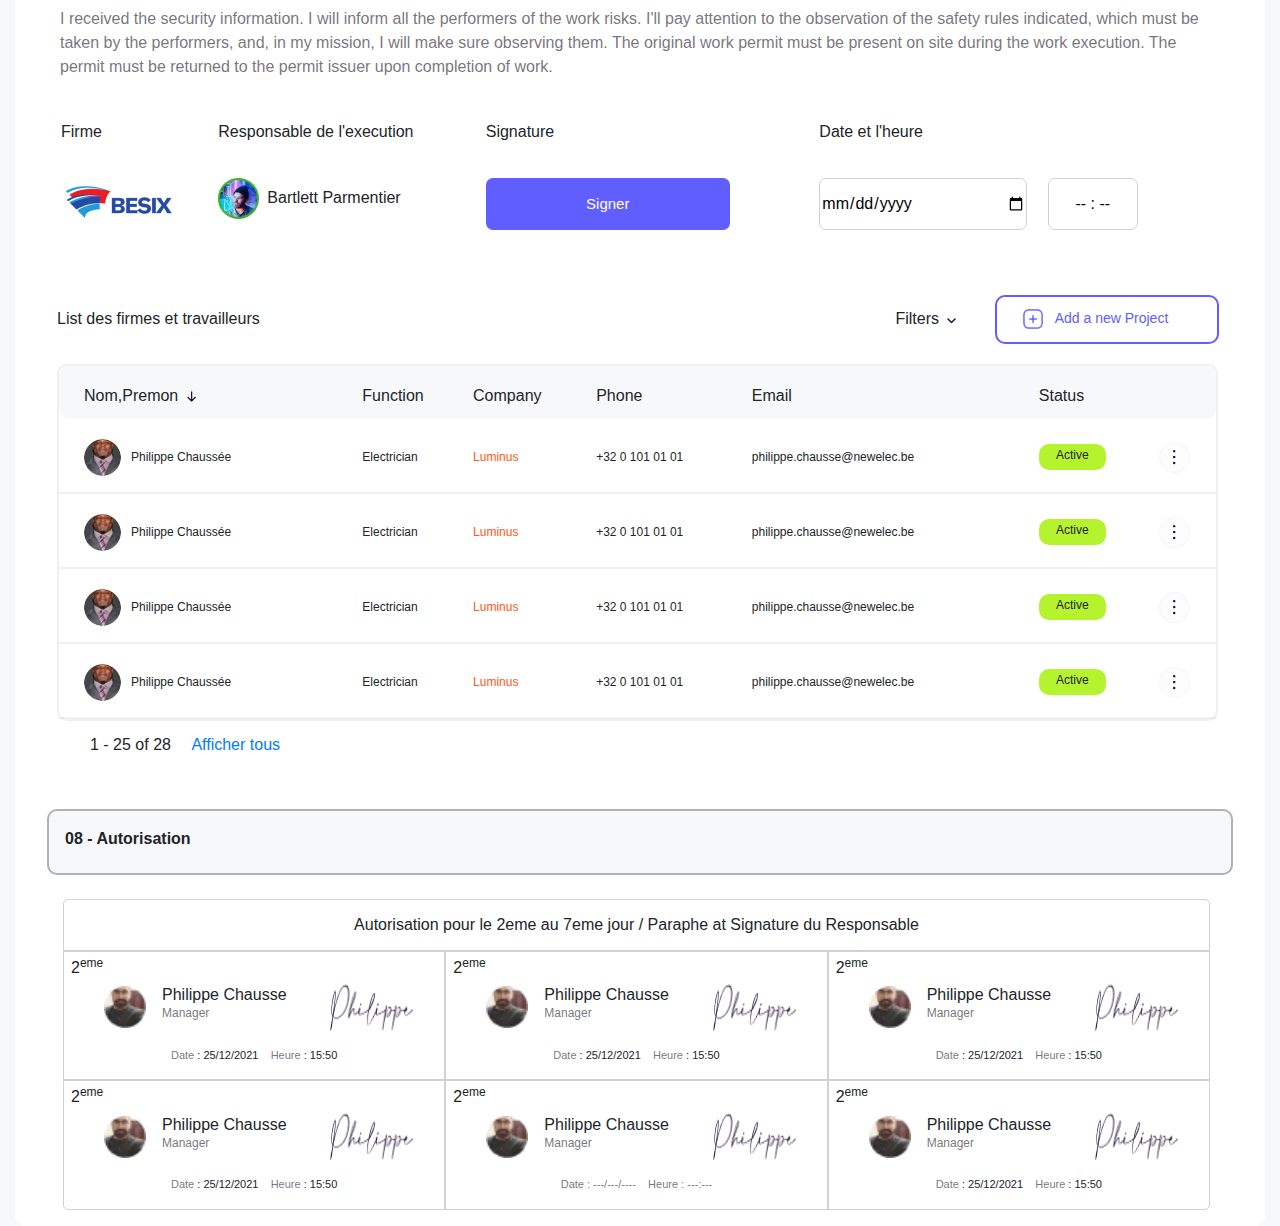
<file: page 76/index.html>
<!doctype html>
<html lang="en">

<head>
    <title>PTW</title>
    <!-- Required meta tags -->
    <meta charset="utf-8">
    <meta name="viewport" content="width=device-width, initial-scale=1, shrink-to-fit=no">

    <!-- Bootstrap CSS -->
    <link rel="stylesheet" href="https://maxcdn.bootstrapcdn.com/bootstrap/4.0.0/css/bootstrap.min.css"
        integrity="sha384-Gn5384xqQ1aoWXA+058RXPxPg6fy4IWvTNh0E263XmFcJlSAwiGgFAW/dAiS6JXm" crossorigin="anonymous">
    <link rel="stylesheet" href="https://cdnjs.cloudflare.com/ajax/libs/font-awesome/4.7.0/css/font-awesome.min.css">
    <link rel="stylesheet" href="style.css" />
</head>

<body style="background: #F7F8FA;">
    <div class="container-fluid">
        <div class="row">
            <nav class="navbar w-100 bg-white" style="padding-left: 3.056%; padding-right: 3.056%; padding-top: 14px; padding-bottom: 14px;">
                <img src="logo.png" width="99" height="37" />
                <div style="width: 35.5%; display: flex;">
                    <div class="input-group sbar" style="height: 42px; width: 68%; margin-right: 6.08%;">
                        <input
                            type="text"
                            class="form-control text-dark sbar-input fs-14"
                            placeholder="Search ..."
                        />
        
                        <div class="input-group-append">
                            <button style="border: none; outline: none; border-radius: 10px;">
                                &nbsp;
                                <img src="Search.png" />
                                &nbsp;
                            </button>
                        </div>
                    </div>
                   
                </div>
    
                <div>
                    <div class="mt-1 mr-3 float-left">
                        <img src="Group 713.png" style="width: 23px; height: 17.25px;" />
                    </div>
                    <div class="mt-1 mr-3 float-left">
                        <img src="French.png" style="width: 23px; height: 17.25px;" />
                    </div>
    
                    <div class="mt-1 mr-3 float-left">
                        <img src="notification.png" style="width: 17px; height: 21px;" />
                    </div>
    
                    <div class="navbar p-0 float-left profile-link" data-toggle="tab" style="cursor: pointer;">
                        <div class="mr-2">
                            <img src="Group 263.png" style=" width: 37px; height: 37px;" />
                        </div>
                        
                        <div class="my-auto fs-12">
                            Bartlett Parmentier &nbsp;<i class="fa fa-chevron-down"></i>&nbsp;&nbsp;
                        </div>
                    </div>
                </div>
            </nav>
        </div>
        <div class="row pl-2 m-0 mt-4">
            <div class="pr-3">
                <img src="Category.png">
            </div>
            <div class="tc-grey pr-3 fs-17 pt-1">
                Dashboard
            </div>
            <div class="pr-3">
                <img src="Stroke 1.png">
            </div>
            <div class="pr-3">
                <img src="Paper.png">
            </div>
            <div class="tc-grey pr-3 fs-17 pt-1">
                Permit to work
            </div>
            <div class="pr-3">
                <img src="Stroke 1 (1).png">
            </div>
            <div class="tc-blue fs-17 pt-1">
                ID : 287978463
            </div>
        </div>

        <div class="navbar pl-2 mt-2">
            <div style="font-size: 19px;">
                <b>Permit to work ID : 287978463</b>
            </div>
            <div style="display: flex;">
                <div class="mr-3">
                    <a href="page 77/index.html" style=" color:#FFF;"><button type="button" class="add-client-btn set-mt">Reject</button></a>
                </div>
                <div class="p-2 mr-3 mar-top"
                    style="width: 41px; height: 41px; border: 1px solid #C4C4C4; border-radius: 8px; text-align: center;">
                    <img src="Group.png">
                </div>
                <div class="p-2 mr-3 mar-top"
                    style="width: 41px; height: 41px; border: 1px solid #C4C4C4; border-radius: 8px;">
                    <img src="Downlaod.png">
                </div>
                <div class="p-2 mar-top"
                    style="width: 41px; height: 41px; border: 1px solid #C4C4C4; border-radius: 8px;">
                    <img src="Message.png">
                </div>

            </div>
        </div>

        <div class="row pl-2 m-0 mt-2 p-3" style="background: #FFFFFF; border-radius: 10px;">
            <div class="navbar w-100 mr-3 mt-4">
                <div>
                    <img class="set-img" src="nazim_logo.png" width="259px" height="96px">
                </div>
                <div style="display: flex; margin-right: 45px !important;">
                    <div>
                        <img class="set-img1" src="Vector.png">
                    </div>
                    <div class="pt-3 pl-3">
                        <p><b>Permit to work</b></p>
                        <p>#ID 233146755</p>

                    </div>
                </div>
            </div>

            <div class="row pl-2 ml-3 mr-3 mt-5 p-3 w-100 main-row" style="border: 2px solid #B2B2B2; background-color: #F7F8FA; border-radius: 10px;">
                <p><b>01 - General Information</b></p>
            </div>

            <div class="row navbar ml-3 mr-3 mt-2 pt-3 pb-4 w-100" style="padding: 2.672%;">
                <div class="navbar col-div1" style="background-color: #FFC553; border-radius: 10px;">
                    <p class="rotate my-auto mx-auto w-100 fs-23" style="font-weight: 500;">Recurrent</p>
                </div>
                <div class="col-div2">
                    <div class="row">
                        <div class="col-md-8">
                            <div class="row w-100">
                                <div class="col-md-4">
                                    <div class="form-group">
                                        <label class="fs-17 mb-3" for="exampleInputEmail1">Zone</label>
                                        <input type="text" class="form-control set-height" value="Z05"
                                            style="border-radius: 10px; height: 56px; width:90%;">
                                    </div>
                                </div>
                                <div class="col-md-4">
                                    <div class="form-group">
                                        <label class="fs-17 mb-3" for="exampleInputEmail1">Lieu-Niveau</label>
                                        <input type="text" class="form-control set-height" value="+1"
                                            style="border-radius: 10px; height: 56px; width: 90%;">
                                    </div>
                                </div>
                                <div class="col-md-2 mt-4 pl-0 pt-4" style="display: flex; justify-content: flex-end;">
                                    <input class="checkbox checkbox-primary1 float-left" type="checkbox" value="" checked>
                                </div>

                                <div class="col-md-2 mt-4 pb-3 pl-5 pt-2 set-pad" style="display: flex; justify-content: flex-end;">
                                    <img class="set-img4" src="Group 375.png">
                                </div>
                            </div>
                            <div class="row w-100">
                                <div class="col-md-12">
                                    <div class="form-group">
                                        <label class="fs-17 mb-3" for="exampleFormControlTextarea1">Description of
                                            work</label>
                                        <textarea class="form-control" id="exampleFormControlTextarea1" rows="5"
                                            style="border-radius: 10px;"></textarea>
                                    </div>
                                </div>
                            </div>

                        </div>
                        <div class="col-md-4">
                            <label class="fs-17 mb-3 pb-1" for="exampleFormControlTextarea1">Equipment</label>
                            <div class="row ml-0 mr-0 p-3 mt-1" style="border: 1.5px solid #D1D1D1; border-radius: 10px; min-height: 210px;">
                                <div class="col-md-6 set-pad">
                                    <input class="checkbox checkbox-primary float-left mr-3 mt-1 set-mar"
                                        type="checkbox" value="" checked>
                                    <p class="check">Motor</p>
                                </div>
                                <div class="col-md-6 set-pad">
                                    <input class="checkbox checkbox-primary float-left mr-3 mt-1 set-mar"
                                        type="checkbox" value="" checked>
                                    <p class="check">Motor</p>
                                </div>
                                <div class="col-md-6 set-pad">
                                    <input class="checkbox checkbox-primary float-left mr-3 mt-1 set-mar"
                                        type="checkbox" value="" checked>
                                    <p class="check">Generator</p>
                                </div>
                                <div class="col-md-6 set-pad">
                                    <input class="checkbox checkbox-primary float-left mr-3 mt-1 set-mar"
                                        type="checkbox" value="" checked>
                                    <p class="check">Generator</p>
                                </div>
                                <div class="col-md-6 set-pad">
                                    <input class="checkbox checkbox-primary float-left mr-3 mt-1 set-mar"
                                        type="checkbox" value="" checked>
                                    <p class="check">Blades</p>
                                </div>
                                <div class="col-md-6 set-pad">
                                    <input class="checkbox checkbox-primary float-left mr-3 mt-1 set-mar"
                                        type="checkbox" value="" checked>
                                    <p class="check">Blades</p>
                                </div>
                                <div class="col-md-6 set-pad">
                                    <input class="checkbox checkbox-primary float-left mr-3 mt-1 set-mar"
                                        type="checkbox" value="" checked>
                                    <p class="check">Motor</p>
                                </div>
                                <div class="col-md-6 set-pad">
                                    <input class="checkbox checkbox-primary float-left mr-3 mt-1 set-mar"
                                        type="checkbox" value="" checked>
                                    <p class="check">Motor</p>
                                </div>
                                <div class="col-md-6 set-pad">
                                    <input class="checkbox checkbox-primary float-left mr-3 mt-1 set-mar"
                                        type="checkbox" value="" checked>
                                    <p class="check">Generator</p>
                                </div>
                                <div class="col-md-6 set-pad">
                                    <input class="checkbox checkbox-primary float-left mr-3 mt-1 set-mar"
                                        type="checkbox" value="" checked>
                                    <p class="check">Generator</p>
                                </div>
                            </div>

                        </div>
                    </div>
                    <div class="row">
                        <div class="col-md-4">
                            <div class="row">
                                <div class="col-md-12 set-col-height">
                                    <div class="form-group">
                                        <label class="fs-17 mb-3" for="exampleInputEmail1">Valable du</label>
                                        <div style="display: flex;">
                                            <input type="text" class="form-control set-height" value="01/05/2021"
                                                style="border-radius: 10px; height: 56px;">
                                            <p class="pt-3 ml-2 mr-2 pad-top fs-17">AU</p>
                                            <input type="text" class="form-control set-height" value="08/05/2021"
                                                style="border-radius: 10px; height: 56px;">
                                        </div>
                                    </div>
                                </div>

                                <div class="col-md-12 set-col-height">
                                    <div class="form-group">
                                        <label class="fs-17 mb-3" for="exampleInputEmail1">De (heure)</label>
                                        <div style="display: flex;">
                                            <input type="text" class="form-control set-height" value="8 : 00"
                                                style="border-radius: 10px; height: 56px;">
                                            <p class="pt-3 ml-2 mr-2 pad-top fs-17">A</p>
                                            <input type="text" class="form-control set-height" value="17 : 00"
                                                style="border-radius: 10px; height: 56px;">
                                        </div>
                                    </div>
                                </div>

                            </div>

                        </div>

                        <div class="col-md-4">
                            <label class="fs-17 mb-3" for="exampleFormControlTextarea1">Outillages spécifiques</label>
                            <div class="row ml-0 mr-0 p-3 mt-0 pb-4 set-col-height1"
                                style="border: 1.5px solid #D1D1D1; border-radius: 10px;">
                                <div class="col-md-6 set-pad">
                                    <input class="checkbox checkbox-primary float-left mr-3 mt-1 set-mar"
                                        type="checkbox" value="" checked>
                                    <p class="check">Motor</p>
                                </div>
                                <div class="col-md-6 set-pad">
                                    <input class="checkbox checkbox-primary float-left mr-3 mt-1 set-mar"
                                        type="checkbox" value="" checked>
                                    <p class="check">Motor</p>
                                </div>
                                <div class="col-md-6 set-pad">
                                    <input class="checkbox checkbox-primary float-left mr-3 mt-1 set-mar"
                                        type="checkbox" value="" checked>
                                    <p class="check">Generator</p>
                                </div>
                                <div class="col-md-6 set-pad">
                                    <input class="checkbox checkbox-primary float-left mr-3 mt-1 set-mar"
                                        type="checkbox" value="" checked>
                                    <p class="check">Generator</p>
                                </div>
                                <div class="col-md-6 set-pad">
                                    <input class="checkbox checkbox-primary float-left mr-3 mt-1 set-mar"
                                        type="checkbox" value="" checked>
                                    <p class="check">Blades</p>
                                </div>

                            </div>

                        </div>

                        <div class="col-md-4">
                            <label class="fs-17 mb-3" for="exampleFormControlTextarea1">Produits a utiliser</label>
                            <div class="row m-0 set-col-height1"
                                style="border: 1.5px solid #D1D1D1; border-radius: 10px; height: 163px;">
                                <div id="style-2" style="height: 100%; overflow-y: scroll; width: 100%;"
                                    class="mr-1 row m-0 p-3 pb-4">
                                    <div class="col-md-6 set-pad">
                                        <input class="checkbox checkbox-primary float-left mr-3 mt-1 set-mar"
                                            type="checkbox" value="" checked>
                                        <p class="check">Motor</p>
                                    </div>
                                    <div class="col-md-6 set-pad">
                                        <input class="checkbox checkbox-primary float-left mr-3 mt-1 set-mar"
                                            type="checkbox" value="" checked>
                                        <p class="check">Motor</p>
                                    </div>
                                    <div class="col-md-6 set-pad">
                                        <input class="checkbox checkbox-primary float-left mr-3 mt-1 set-mar"
                                            type="checkbox" value="" checked>
                                        <p class="check">Generator</p>
                                    </div>
                                    <div class="col-md-6 set-pad">
                                        <input class="checkbox checkbox-primary float-left mr-3 mt-1 set-mar"
                                            type="checkbox" value="" checked>
                                        <p class="check">Generator</p>
                                    </div>
                                    <div class="col-md-6 set-pad">
                                        <input class="checkbox checkbox-primary float-left mr-3 mt-1 set-mar"
                                            type="checkbox" value="" checked>
                                        <p class="check">Blades</p>
                                    </div>
                                    <div class="col-md-6 set-pad">
                                        <input class="checkbox checkbox-primary float-left mr-3 mt-1 set-mar"
                                            type="checkbox" value="" checked>
                                        <p class="check">Blades</p>
                                    </div>
                                    <div class="col-md-6 set-pad">
                                        <input class="checkbox checkbox-primary float-left mr-3 mt-1 set-mar"
                                            type="checkbox" value="" checked>
                                        <p class="check">Motor</p>
                                    </div>
                                    <div class="col-md-6 set-pad">
                                        <input class="checkbox checkbox-primary float-left mr-3 mt-1 set-mar"
                                            type="checkbox" value="" checked>
                                        <p class="check">Motor</p>
                                    </div>
                                    <div class="col-md-6 set-pad">
                                        <input class="checkbox checkbox-primary float-left mr-3 mt-1 set-mar"
                                            type="checkbox" value="" checked>
                                        <p class="check">Generator</p>
                                    </div>
                                    <div class="col-md-6 set-pad">
                                        <input class="checkbox checkbox-primary float-left mr-3 mt-1 set-mar"
                                            type="checkbox" value="" checked>
                                        <p class="check">Generator</p>
                                    </div>
                                </div>
                            </div>
                        </div>
                    </div>
                    <div class="row">
                        <div style="margin-left: 15px; margin-right: 15px; width: 100%;">
                            <nav class="navbar navbar-expand-md navbar-light mt-3 pb-0 w-100"
                                style="justify-content: space-between !important; text-align: center;">
                                <div style="width: 20%;">
                                </div>
                                <div style="width: 20%;">
                                    <p class="fs-17">Executant principle</p>
                                </div>
                                <div style="width: 20%;">
                                    <p class="fs-17">Executant reel</p>
                                </div>
                                <div style="width: 20%;">
                                    <p class="fs-17">Executant reel 01</p>
                                </div>
                                <div style="width: 20%;">
                                    <p class="fs-17">Executant reel 02</p>
                                </div>

                            </nav>
                        </div>
                        <div
                            style="margin-left: 15px; margin-right: 15px; width: 100%; border: 1.5px solid #D1D1D1; border-radius: 10px; height: 56px;">
                            <nav class="navbar navbar-expand-md navbar-light w-100"
                                style="justify-content: space-between !important; text-align: center;">
                                <div style="width: 20%; text-align: left;">
                                    <p class="fs-17 set m-0">Nom de la societe</p>
                                </div>
                                <div style="width: 20%;">
                                    <img class="img-set" src="iu.png">
                                </div>
                                <div style="width: 20%;">
                                    <img class="img-set" src="iu.png">
                                </div>
                                <div class="pb-2" style="width: 20%;">
                                    ....
                                </div>
                                <div class="pb-2" style="width: 20%;">
                                    ....
                                </div>

                            </nav>
                        </div>
                        <div
                            style="margin-left: 15px; margin-right: 15px; margin-top: 15px; width: 100%; border: 1.5px solid #D1D1D1; border-radius: 10px; height: 56px;">
                            <nav class="navbar navbar-expand-md navbar-light w-100 pt-0"
                                style="justify-content: space-between !important; text-align: center;">
                                <div style="width: 20%; text-align: left;">
                                    <p class="fs-17 m-0">Represente par</p>
                                </div>
                                <div style="width: 20%;">
                                    <div class="navbar set-pad-r mx-auto" style="width: max-content;">
                                        <div class="ml-3 set-mar1"><img class="set-img2" src="Avatar.png" width="36px"
                                                height="36px"></div>
                                        <div class="mr-auto">
                                            <p class="my-auto fs-17-1">Christian COLLIN</p>
                                        </div>

                                    </div>
                                </div>
                                <div style="width: 20%;">
                                    <div class="navbar set-pad-r mx-auto" style="width: max-content;">
                                        <div class="ml-3 set-mar1"><img class="set-img2" src="Avatar (1).png"
                                                width="36px" height="36px"></div>
                                        <div class="mr-auto">
                                            <p class="my-auto fs-17-1">Philippe Chausse</p>
                                        </div>

                                    </div>
                                </div>
                                <div class="pb-2" style="width: 20%;">
                                    ....
                                </div>
                                <div class="pb-2" style="width: 20%;">
                                    ....
                                </div>

                            </nav>
                        </div>
                    </div>


                </div>
            </div>

            <div class="row pl-2 ml-3 mr-3 mt-1 p-3 w-100 main-row" style="border: 2px solid #B2B2B2; background-color: #F7F8FA; border-radius: 10px;">
                <p><b>02 - Identification of dangers</b></p>
            </div>
            <div class="row w-100 m-0 pl-3 pr-3 mt-3">
                <div class="row w-100 ml-3 mr-3">
                    <div class="col-lg-2 col-md-4 mt-3">
                        <div class="w-100 d-flex br-10" style="border: 2px solid #C4C4C4; height:100%; padding: 8.67%;">
                            <div class="text-center mt-4 w-100">
                                <img src="electric (4).png" width="60%" />
                                <br />
                                <div class="w-100 fs-17 text-center mt-3">
                                    Emmelement
                                </div>
                            </div>
                        </div>
                    </div>
                    <div class="col-lg-2 col-md-4 mt-3">
                        <div class="w-100 d-flex br-10" style="border: 2px solid #C4C4C4; height:100%; padding: 8.67%;">
                            <div class="text-center mt-4 w-100">
                                <img src="electric.png" width="60%" />
                                <br />
                                <div class="w-100 fs-17 text-center mt-3">
                                    Laser
                                </div>
                                <div class="tc-grey mt-2 mx-auto" style="font-size: 9px; width: 80%;">
                                    (classe : 1 – 1M – 1C – 2 – 2M – 3R – 3B – 4)
                                </div>
                            </div>
                        </div>
                    </div>
                    <div class="col-lg-2 col-md-4 mt-3">
                        <div class="w-100 d-flex br-10" style="border: 2px solid #C4C4C4; height:100%; padding: 8.67%;">
                            <div class="text-center mt-4 w-100">
                                <img src="electric (1).png" width="60%" />
                                <br />
                                <div class="w-100 fs-17 text-center mt-3">
                                    Radiation non-ionisante
                                </div>
                            </div>
                        </div>
                    </div>
                    <div class="col-lg-2 col-md-4 mt-3">
                        <div class="w-100 d-flex br-10" style="border: 2px solid #C4C4C4; height:100%; padding: 8.67%;">
                            <div class="text-center mt-4 w-100">
                                <img src="electric (2).png" width="60%" />
                                <br />
                                <div class="w-100 fs-17 text-center mt-3">
                                    Electrician / Electrocution
                                </div>
                            </div>
                        </div>
                    </div>
                    <div class="col-lg-2 col-md-4 mt-3">
                        <div class="w-100 d-flex br-10" style="border: 2px solid #C4C4C4; height:100%; padding: 8.67%;">
                            <div class="text-center mt-4 w-100">
                                <img src="electric (2).png" width="60%" />
                                <br />
                                <div class="w-100 fs-17 text-center mt-3">
                                    Soudage / Meulage / Disquage = etnicelles
                                </div>
                            </div>
                        </div>
                    </div>
                    <div class="col-lg-2 col-md-4 mt-3">
                        <div class="w-100 d-flex br-10" style="border: 2px solid #C4C4C4; height:100%; padding: 8.67%;">
                            <div class="text-center mt-4 w-100">
                                <img src="electric (3).png" width="60%" />
                                <br />
                                <div class="w-100 fs-17 text-center mt-3">
                                    Emission odorante
                                </div>
                            </div>
                        </div>
                    </div>
                </div>


                <div class="w-100 ml-3 pl-3 pr-3 mr-3 mt-5" style="display: flex; height: 162px;">
                    <div class="navbar p-0"
                        style="width: 4.77%; display: grid; justify-content: center; align-items: center; border: 2px solid #C4C4C4; border-top-left-radius:10px; border-bottom-left-radius:10px;">
                        <p class="rotate my-auto mx-auto w-100 fs-17">Produits</p>
                    </div>
                    <div class="p-3" style="width: 14.65%; border: 2px solid #C4C4C4; border-left: 0;">
                        <input class="checkbox checkbox-primary2 float-left" type="checkbox" value="" checked>
                        <br>
                        <div style="display: grid; justify-content: center; align-items: center;">
                            <img class="img-fluid mx-auto" src="GHS-pictogram-skull 1.png">
                            <p class="pt-3 fs-17 mx-auto">Toxique</p>
                        </div>
                    </div>
                    <div class="p-3" style="width: 14.65%; border: 2px solid #C4C4C4; border-left: 0;">
                        <input class="checkbox checkbox-primary2 float-left" type="checkbox" value="" checked>
                        <br>
                        <div style="display: grid; justify-content: center; align-items: center;">
                            <img class="img-fluid mx-auto" src="2.png">
                            <p class="text-center mx-auto pt-3 fs-17">Canrogene</p>
                        </div>
                    </div>
                    <div class="p-3" style="width: 14.65%; border: 2px solid #C4C4C4; border-left: 0;">
                        <input class="checkbox checkbox-primary2 float-left" type="checkbox" value="" checked>
                        <br>
                        <div style="display: grid; justify-content: center; align-items: center;">
                            <img class="img-fluid mx-auto" src="5.png">
                            <p class="text-center mx-auto pt-3 fs-17">Corrosif</p>
                        </div>
                    </div>
                    <div class="p-3" style="width: 14.65%; border: 2px solid #C4C4C4; border-left: 0;">
                        <input class="checkbox checkbox-primary2 float-left" type="checkbox" value="" checked>
                        <br>
                        <div style="display: grid; justify-content: center; align-items: center;">
                            <img class="img-fluid mx-auto" src="6.png">
                            <p class="text-center mx-auto pt-3 fs-17">Inflammable</p>
                        </div>
                    </div>
                    <div class="p-3" style="width: 14.65%; border: 2px solid #C4C4C4; border-left: 0;">
                        <input class="checkbox checkbox-primary2 float-left" type="checkbox" value="" checked>
                        <br>
                        <div style="display: grid; justify-content: center; align-items: center;">
                            <img class="img-fluid mx-auto" src="7.png">
                            <p class="text-center mx-auto pt-3 fs-17">Comburnat</p>
                        </div>
                    </div>
                    <div class="p-3" style="width: 14.65%; border: 2px solid #C4C4C4; border-left: 0;">
                        <input class="checkbox checkbox-primary2 float-left" type="checkbox" value="" checked>
                        <br>
                        <div style="display: grid; justify-content: center; align-items: center;">
                            <img class="img-fluid mx-auto" src="3.png">
                            <p class="text-center mx-auto pt-3 fs-17">Gaz</p>
                        </div>
                    </div>
                    <div class="p-3"
                        style="width: 14.65%; border: 2px solid #C4C4C4; border-left: 0; border-top-right-radius: 10px;border-bottom-right-radius: 10px;">
                        <input class="checkbox checkbox-primary2 float-left" type="checkbox" value="" checked>
                        <br>
                        <div style="display: grid; justify-content: center; align-items: center;">
                            <img class="img-fluid" src="4.png">
                            <p class="text-center pt-3 fs-17">Polluant</p>
                        </div>
                    </div>
                </div>
            </div>

            <div class="row pl-2 ml-3 mr-3 mt-5 p-3 w-100 main-row" style="border: 2px solid #B2B2B2; background-color: #F7F8FA; border-radius: 10px;">
                <p><b>03 - Mesure(s) de protection</b></p>
            </div>

            <div class="row w-100 ml-4 mr-3 mt-4 p-0 pr-3 pl-2">
                <div class="col-lg-2 col-md-4 mt-3">
                    <div class="w-100 d-flex br-10 py-4" style="border: 2px solid #C4C4C4; height:100%; padding: 8.67%;">
                        <div class="text-center mt-4 w-100">
                            <img src="electricc.png" width="60%" />
                            <br />
                            <div class="w-100 fs-17 text-center mt-3">
                            01. Depressuriser
                            </div>
                        </div>
                    </div>
                </div>
                <div class="col-lg-2 col-md-4 mt-3">
                    <div class="w-100 d-flex br-10 py-4" style="border: 2px solid #C4C4C4; height:100%; padding: 8.67%;">
                        <div class="text-center mt-4 w-100">
                            <img src="electricc.png" width="60%" />
                            <br />
                            <div class="w-100 fs-17 text-center mt-3">
                            07. Ventilation permanente
                            </div>
                        </div>
                    </div>
                </div>
                <div class="col-lg-2 col-md-4 mt-3">
                    <div class="w-100 d-flex br-10 py-4" style="border: 2px solid #C4C4C4; height:100%; padding: 8.67%;">
                        <div class="text-center mt-4 w-100">
                            <img src="electricc.png" width="60%" />
                            <br />
                            <div class="w-100 fs-17 text-center mt-3">
                            09. Isolement de I'installation / circuit
                            </div>
                        </div>
                    </div>
                </div>
                <div class="col-lg-2 col-md-4 mt-3">
                    <div class="w-100 d-flex br-10 py-4" style="border: 2px solid #C4C4C4; height:100%; padding: 8.67%;">
                        <div class="text-center mt-4 w-100">
                            <img src="electricc.png" width="60%" />
                            <br />
                            <div class="w-100 fs-17 text-center mt-3">
                            07. Balisage de la zone de travail
                            </div>
                        </div>
                    </div>
                </div>
                <div class="col-lg-2 col-md-4 mt-3">
                    <div class="w-100 d-flex br-10 py-4" style="border: 2px solid #C4C4C4; height:100%; padding: 8.67%;">
                        <div class="text-center mt-4 w-100">
                            <img src="electricc.png" width="60%" />
                            <br />
                            <div class="w-100 fs-17 text-center mt-3">
                                09. Isolement de I'installation / circuit
                            </div>
                        </div>
                    </div>
                </div>
                <div class="col-lg-2 col-md-4 mt-3">
                    <div class="w-100 d-flex br-10 py-4" style="border: 2px solid #C4C4C4; height:100%; padding: 8.67%;">
                        <div class="text-center mt-4 w-100">
                            <img src="electricc.png" width="60%" />
                            <br />
                            <div class="w-100 fs-17 text-center mt-3">
                                07. Balisage de la zone de travail
                            </div>
                        </div>
                    </div>
                </div>

            </div>

            <div class="row pl-2 ml-3 mr-3 mt-5 p-3 w-100 main-row"
                style="border: 2px solid #B2B2B2; background-color: #F7F8FA; border-radius: 10px;">
                <p><b>04 - Equipment de protection</b></p>
            </div>

            <div class="row w-100 ml-4 mr-3 mt-2 p-0 pr-3 pl-2">
                <div class="col-lg-2 col-md-4 mt-3">
                    <div style="border: 2px solid #C4C4C4; border-radius: 10px; height:100%; position: relative;">
                        <div class="form-control p-4 br-10 border-0 mx-auto text-center" style="height: 100%;">
                            <img src="Info Circle.png" style="position: absolute; top: 14px; right: 14.5px;">
                            <img src="image1 1.png" width="80%" />
                            <br /><br />
                            <div class="mx-auto p-0">
                                <div class="fw-500 fs-14">
                                    01. Harnais de securite + stop-chute
                                </div>
                            </div>
                        </div>
                    </div>
                </div>
                <div class="col-lg-2 col-md-4 mt-3">
                    <div style="border: 2px solid #C4C4C4; border-radius: 10px; height:100%;">
                        <div class="form-control p-4 br-10 border-0 mx-auto text-center"
                            style="height: 100%; position: relative;">
                            <img src="Info Circle.png" style="position: absolute; top: 14px; right: 14.5px;">
                            <img src="image4 1.png" width="80%" />
                            <br /><br />
                            <div class="mx-auto p-0">
                                <div class="fw-500 fs-14">
                                    02. Longe simple / double / Ajustable
                                </div>
                            </div>
                        </div>
                    </div>
                </div>
                <div class="col-lg-2 col-md-4 mt-3">
                    <div style="border: 2px solid #C4C4C4; border-radius: 10px; height:100%; position: relative;">
                        <div class="form-control p-4 br-10 border-0 mx-auto text-center" style="height: 100%;">
                            <img src="Info Circle.png" style="position: absolute; top: 14px; right: 14.5px;">
                            <img src="image10 1.png" width="80%" />
                            <br /><br />
                            <div class="mx-auto p-0">
                                <div class="fw-500 fs-14">
                                    04. Bottes de sécurité
                                </div>
                            </div>
                        </div>
                    </div>
                </div>
                <div class="col-lg-2 col-md-4 mt-3">
                    <div style="border: 2px solid #C4C4C4; border-radius: 10px; height:100%; position: relative;">
                        <div class="form-control p-4 br-10 border-0 mx-auto text-center" style="height: 100%;">
                            <img src="Info Circle.png" style="position: absolute; top: 14px; right: 14.5px;">
                            <img src="image13 1.png" width="80%" />
                            <br /><br />
                            <div class="mx-auto p-0">
                                <div class="fw-500 fs-14">
                                    06. Protection respiratoire
                                </div>
                            </div>
                        </div>
                    </div>
                </div>
                <div class="col-lg-2 col-md-4 mt-3">
                    <div style="border: 2px solid #C4C4C4; border-radius: 10px; height:100%; position: relative;">
                        <div class="form-control p-4 br-10 border-0 mx-auto text-center" style="height: 100%;">
                            <img src="Info Circle.png" style="position: absolute; top: 14px; right: 14.5px;">
                            <img src="filtre.png" width="80%" />
                            <br /><br />
                            <div class="mx-auto p-0">
                                <div class="fw-500 fs-14">
                                    07. Ventilation forcée : 30m3/h/personne
                                </div>
                            </div>
                        </div>
                    </div>
                </div>
                <div class="col-lg-2 col-md-4 mt-3">
                    <div style="border: 2px solid #C4C4C4; border-radius: 10px; height:100%; position: relative;">
                        <div class="form-control p-4 br-10 border-0 mx-auto text-center" style="height: 100%;">
                            <img src="Info Circle.png" style="position: absolute; top: 14px; right: 14.5px;">
                            <img src="veste.png" width="80%" />
                            <br /><br />
                            <div class="mx-auto p-0">
                                <div class="fw-500 fs-14">
                                    10. Poches vides et fermées
                                </div>
                            </div>
                        </div>
                    </div>
                </div>

            </div>

            <div class="row pl-2 ml-3 mr-3 mt-5 p-3 w-100 main-row"
                style="border: 2px solid #B2B2B2; background-color: #F7F8FA; border-radius: 10px;">
                <p><b>05 - Autres documents obligatoires pour les travaus</b></p>
            </div>

            <div class="row w-100 pl-4 ml-3">
                <div class="col-md-2 mt-4 col-div">
                    <input class="checkbox checkbox-primary float-left mr-3 mt-1 set-mar" type="checkbox" value=""
                        checked>
                    <p class="check fs-17 pt-1">F.D.S</p>
                </div>
                <div class="col-md-2 mt-4 col-div">
                    <input class="checkbox checkbox-primary float-left mr-3 mt-1 set-mar" type="checkbox" value=""
                        checked>
                    <p class="check fs-17 pt-1">Methode de travail</p>
                </div>
                <div class="col-md-2 mt-4 col-div">
                    <input class="checkbox checkbox-primary float-left mr-3 mt-1 set-mar" type="checkbox" value=""
                        checked>
                    <p class="check fs-17 pt-1">Toolbox Meeting | Formation</p>
                </div>
                <div class="col-md-2 mt-4 col-div">
                    <input class="checkbox checkbox-primary float-left mr-3 mt-1 set-mar" type="checkbox" value=""
                        checked>
                    <p class="check fs-17 pt-1">O.T.</p>
                </div>
                <div class="col-md-2 mt-4 col-div">
                    <input class="checkbox checkbox-primary float-left mr-3 mt-1 set-mar" type="checkbox" value=""
                        checked>
                    <p class="check fs-17 pt-1">Consignation</p>
                </div>
            </div>

            <div class="row pl-2 ml-3 mr-3 mt-3 p-3 w-100 main-row"
                style="border: 2px solid #B2B2B2; background-color: #F7F8FA; border-radius: 10px;">
                <p><b>06 - Remarques & Signatures</b></p>
            </div>

            <div class="row w-100">
                <div class="col-md-6 pl-5 pt-1">

                    <div class="mb-0" style="margin-left: 15px; margin-right: 15px; width: 100%;">
                        <nav class="navbar navbar-expand-md navbar-light mt-3 mb-2 w-100"
                            style="justify-content: space-between !important;">
                            <div style="width: 33%;">
                            </div>
                            <div style="width: 33%;">
                                <p class="fs-17 mb-0">Name</p>
                            </div>
                            <div style="width: 33%; margin-left: 20px;">
                                <p class="fs-17 mb-0">Signature</p>
                            </div>
                        </nav>
                    </div>
                    <div style="margin-left: 15px; margin-right: 15px; margin-bottom: 13px; width: 100%; border: 1.5px solid #D1D1D1; border-radius: 10px; height: 56px;">
                        <nav class="navbar navbar-expand-md navbar-light w-100 pt-0 pad-top"
                            style="justify-content: space-between !important;">
                            <div style="width: 33%; text-align: left;">
                                <p class="fs-17-1 m-0">Initiateur</p>
                            </div>
                            <div style="width: 33%;">
                                <div class="navbar p-0 set-pad" style="min-width: 102px;">
                                    <div><img class="set-img2" src="Avatar.png" width="36px" height="36px"></div>
                                    <div class="mr-auto" style="margin-left: 10px;">
                                        <p class="m-0 fs-17-1">Christian COLLIN</p>
                                    </div>

                                </div>
                            </div>
                            <div style="width: 33%; margin-left: 20px;">
                                <img class="set-img3" src="Christian.png" width="97px" height="47px">
                            </div>
                        </nav>
                    </div>
                    <div
                        style="margin-left: 15px; margin-right: 15px; margin-bottom: 13px; width: 100%; border: 1.5px solid #D1D1D1; border-radius: 10px; height: 56px;">
                        <nav class="navbar navbar-expand-md navbar-light w-100 pt-0 pad-top"
                            style="justify-content: space-between !important;">
                            <div style="width: 33%; text-align: left;">
                                <p class="fs-17-1 m-0">Prise de mesure(s)</p>
                            </div>
                            <div style="width: 33%;">
                                <div class="navbar p-0 set-pad" style="min-width: 102px;">
                                    <div><img class="set-img2" src="Avatar.png" width="36px" height="36px"></div>
                                    <div class="mr-auto" style="margin-left: 10px;">
                                        <p class="m-0 fs-17-1">Christian COLLIN</p>
                                    </div>
                                </div>
                            </div>
                            <div style="width: 33%; margin-left: 20px;">
                                <img class="set-img3" src="Christian.png" width="97px" height="47px">
                            </div>
                        </nav>
                    </div>
                    <div
                        style="margin-left: 15px; margin-right: 15px; margin-bottom: 13px; width: 100%; border: 1.5px solid #D1D1D1; border-radius: 10px; height: 56px;">
                        <nav class="navbar navbar-expand-md navbar-light w-100 pt-0 pad-top"
                            style="justify-content: space-between !important;">
                            <div style="width: 33%; text-align: left;">
                                <p class="fs-17-1 m-0">Approbateur</p>
                            </div>
                            <div style="width: 33%;">
                                <div class="navbar p-0 set-pad" style="min-width: 102px;">
                                    <div><img class="set-img2" src="Avatar.png" width="36px" height="36px"></div>
                                    <div class="mr-auto" style="margin-left: 10px;">
                                        <p class="m-0 fs-17-1">Christian COLLIN</p>
                                    </div>

                                </div>
                            </div>
                            <div style="width: 33%; margin-left: 20px;">
                                <img class="set-img3" src="Christian.png" width="97px" height="47px">
                            </div>
                        </nav>
                    </div>
                    <div
                        style="margin-left: 15px; margin-right: 15px; margin-bottom: 13px; width: 100%; border: 1.5px solid #D1D1D1; border-radius: 10px; height: 56px;">
                        <nav class="navbar navbar-expand-md navbar-light w-100 pt-0 pad-top"
                            style="justify-content: space-between !important;   ">
                            <div style="width: 33%; text-align: left;">
                                <p class="fs-17-1 m-0">Departement QHSE</p>
                            </div>
                            <div style="width: 33%;">
                                <div class="navbar p-0 set-pad" style="min-width: 102px;">
                                    <div><img class="set-img2" src="Avatar.png" width="36px" height="36px"></div>
                                    <div class="mr-auto" style="margin-left: 10px;">
                                        <p class="m-0 fs-17-1">Christian COLLIN</p>
                                    </div>

                                </div>
                            </div>
                            <div style="width: 33%; margin-left: 20px;">
                                <img class="set-img3" src="Christian.png" width="97px" height="47px">
                            </div>
                        </nav>
                    </div>

                </div>
                <div class="col-md-6 pt-3 mt-2 pr-1 pl-5">
                    <div class="form-group">
                        <label class="fs-17 mb-2 pb-2" for="exampleFormControlTextarea1">Remarques</label>
                        <textarea class="form-control p-0" id="exampleFormControlTextarea1" rows="11"
                            style="border-radius: 10px;"></textarea>
                    </div>

                </div>
            </div>

            <div class="row pl-2 ml-3 mr-3 mt-4 p-3 w-100 main-row"
                style="border: 2px solid #B2B2B2; background-color: #F7F8FA; border-radius: 10px;">
                <p><b>07 - Execution</b></p>
            </div>

            <div class="row pt-4 pl-5 pr-5 ml-1 mb-2">
                <p class="tc-grey">I received the security information. I will inform all the performers of the work
                    risks. I'll pay attention to
                    the observation of the safety rules indicated, which must be taken by
                    the performers, and, in my mission, I
                    will make sure observing them. The original work permit must be present on site during the work
                    execution. The permit must be returned
                    to the permit issuer upon completion of work.</p>
            </div>

            <div class="row w-100 pl-5 ml-1">
                <table class="w-100">
                    <tr>
                        <td>
                            <p class="fs-17">Firme</p>
                        </td>
                        <td>
                            <p class="fs-17">Responsable de l'execution</p>
                        </td>
                        <td>
                            <p class="fs-17">Signature</p>
                        </td>
                        <td>
                            <p class="fs-17">Date et l'heure</p>
                        </td>

                    </tr>
                    <tr>
                        <td><img src="iu.png"></td>
                        <td style="display: flex;"><img src="Group 263.png">
                            <p class="fs-17 my-auto ml-2">Bartlett Parmentier</p>
                        </td>
                        <td><button type="button" class="add-client-btn1">Signer</button></td>
                        <td>
                            <input type="date" class="dateset">
                            <input type="text" class="dateset1 ml-3" style="text-align: center;" value="-- : --">
                        </td>
                    </tr>
                </table>
            </div>


            <div class="row w-100  pl-5 mt-5">



                <div class="container-fluid">
                    <div class="navbar pl-3 pr-0 pt-3 mr-0 pb-1" style="margin-left: -15px;">
                        <div>
                            <p style="font-weight: 500; margin-bottom: auto;">List des firmes et travailleurs</p>
                        </div>
                        <div>
                            <div class="navbar p-0">
                                <div class="ml-auto position-relative mr-3 set3">
                                    <div class="float-left fs-17 mr-2">
                                        Filters
                                    </div>
                                    <img class="float-left mr-2 mt-2 pr-4" src="Strokeee.png">

                                </div>
                                <div>
                                    <button type="button" class="add-client-btn2 mr-0 text-left form-control"
                                        data-toggle="modal" data-target="#myModal1">
                                        <img class="set2" src="Plus.png"
                                            style="width: 20px; height: 20px; margin-left: 14px;" />
                                        &nbsp;&nbsp;Add a new Project
                                    </button>
                                </div>
                            </div>
                        </div>
                    </div>
                </div>

                <div class="container-fluid">
                    <div class="row pl-3 pr-3 pb-1 mt-3">
                        <div style="width: 100%;border: 2px solid rgba(178, 178, 178, 0.2);border-radius: 10px !important;"
                            id="style-2">
                            <table class="tbl-even" style="width: 100%;">
                                <thead>
                                    <tr>
                                        <td class="pt-2 pl-5" scope="col">Nom,Premon <img class="ml-1"
                                                src="Arrow - Down.png"></td>
                                        <td class="pt-2" scope="col">Function</td>
                                        <td class="pt-2" scope="col">Company</td>
                                        <td class="pt-2" scope="col">Phone</td>
                                        <td class="pt-2" scope="col">Email</td>
                                        <td class="pt-2" scope="col">Status</td>
                                        <td class="pt-2" scope="col"></td>

                                    </tr>
                                </thead>
                                <tbody style="max-height: 383px; overflow-y: auto;">
                                    <tr class="fs-12" style="border-bottom: 2px solid rgba(178, 178, 178, 0.2);">
                                        <td class="fw-400 pl-5 pb-3">
                                            <div>
                                                <img src="Ellipse 4.png" style="border-radius: 50%;" width="37"
                                                    height="37" />
                                                &nbsp; Philippe Chaussée
                                            </div>


                                        </td>
                                        <td class="fw-400 pb-3"> Electrician </td>
                                        <td class="fw-400 tc-red pb-3">Luminus</td>
                                        <td class="fw-400 pb-3">+32 0 101 01 01</td>
                                        <td class="fw-400 pb-3">philippe.chausse@newelec.be</td>
                                        <td class="fw-400 pb-3">
                                            <div class="br-10 p-1 text-center"
                                                style="background: rgba(180, 243, 46, 1); height: 26px; width: 67px;">
                                                Active
                                            </div>
                                        </td>
                                        <td class="align-middle pb-3">
                                            <img class="img-16" src="Group 814.png" />
                                        </td>
                                    </tr>
                                    <tr class="fs-12" style="border-bottom: 2px solid rgba(178, 178, 178, 0.2);">
                                        <td class="fw-400 pl-5 pb-3">
                                            <div>
                                                <img src="Ellipse 4.png" style="border-radius: 50%;" width="37"
                                                    height="37" />
                                                &nbsp; Philippe Chaussée
                                            </div>


                                        </td>
                                        <td class="fw-400 pb-3"> Electrician </td>
                                        <td class="fw-400 pb-3 tc-red">Luminus</td>
                                        <td class="fw-400 pb-3">+32 0 101 01 01</td>
                                        <td class="fw-400 pb-3">philippe.chausse@newelec.be</td>
                                        <td class="fw-400 pb-3">
                                            <div class="br-10 p-1 text-center"
                                                style="background: rgba(180, 243, 46, 1); height: 26px; width: 67px;">
                                                Active
                                            </div>
                                        </td>
                                        <td class="align-middle pb-3">
                                            <img class="img-16" src="Group 814.png" />
                                        </td>
                                    </tr>
                                    <tr class="fs-12" style="border-bottom: 2px solid rgba(178, 178, 178, 0.2);">
                                        <td class="fw-400 pl-5 pb-3">
                                            <div>
                                                <img src="Ellipse 4.png" style="border-radius: 50%;" width="37"
                                                    height="37" />
                                                &nbsp; Philippe Chaussée
                                            </div>


                                        </td>
                                        <td class="fw-400 pb-3"> Electrician </td>
                                        <td class="fw-400 pb-3 tc-red">Luminus</td>
                                        <td class="fw-400 pb-3">+32 0 101 01 01</td>
                                        <td class="fw-400 pb-3">philippe.chausse@newelec.be</td>
                                        <td class="fw-400 pb-3">
                                            <div class="br-10 p-1 text-center"
                                                style="background: rgba(180, 243, 46, 1); height: 26px; width: 67px;">
                                                Active
                                            </div>
                                        </td>
                                        <td class="align-middle pb-3">
                                            <img class="img-16" src="Group 814.png" />
                                        </td>
                                    </tr>
                                    <tr class="fs-12" style="border-bottom: 2px solid rgba(178, 178, 178, 0.2);">
                                        <td class="fw-400 pl-5 pb-3">
                                            <div>
                                                <img src="Ellipse 4.png" style="border-radius: 50%;" width="37"
                                                    height="37" />
                                                &nbsp; Philippe Chaussée
                                            </div>


                                        </td>
                                        <td class="fw-400 pb-3"> Electrician </td>
                                        <td class="fw-400 pb-3 tc-red">Luminus</td>
                                        <td class="fw-400 pb-3">+32 0 101 01 01</td>
                                        <td class="fw-400 pb-3">philippe.chausse@newelec.be</td>
                                        <td class="fw-400 pb-3">
                                            <div class="br-10 p-1 text-center"
                                                style="background: rgba(180, 243, 46, 1); height: 26px; width: 67px;">
                                                Active
                                            </div>
                                        </td>
                                        <td class="align-middle pb-3">
                                            <img class="img-16" src="Group 814.png" />
                                        </td>
                                    </tr>
                                </tbody>
                            </table>
                        </div>
                    </div>
                </div>

                <div class="container-fluid">
                    <div class="navbar pl-5 pr-4 pb-1 mr-2" style="margin-left: -15px;">
                        <div class="ml-4">
                            <div class="float-left">
                                1 - 25 of 28 <a href="" class="ml-3">Afficher tous</a>
                            </div>
                        </div>
                    </div>
                </div>
            </div>


            <div class="row pl-2 ml-3 mr-3 mt-5 p-3 w-100 main-row"
                style="border: 2px solid #B2B2B2; background-color: #F7F8FA; border-radius: 10px;">
                <p><b>08 - Autorisation</b></p>
            </div>

            <div class="row ml-4 pl-2 mr-4 mt-4 p-0 pr-4 w-100">
                <div class="col-md-12"
                    style="text-align: center; border: 1px solid #D1D1D1; border-top-left-radius: 5px; border-top-right-radius: 5px;">
                    <p class="pt-3 fs-17 fw-500">Autorisation pour le 2eme au 7eme jour / Paraphe at Signature du
                        Responsable</p>
                </div>
                <div class="col-lg-4 col-md-6" style="position: relative; border: 1px solid #D1D1D1;">
                    <p style="position: absolute; top: 4px; left: 7px;">2<sup>eme</sup></p><br>
                    <div class="navbar ml-0 pl-5 pr-3">
                        <div style="display: flex;">
                            <div><img src="Avatar (1).png" width="42px" height="42px"></div>
                            <div class="ml-3">
                                <p class="mb-0 fs-17">Philippe Chausse</p>
                                <p class="mb-0 tc-grey" style="font-size: 12px;">Manager</p>
                            </div>
                        </div>
                        <div><img src="Philippe.png" width="83px" height="47px"></div>
                    </div>
                    <p class="mt-2 fs-11" style="text-align: center;"><span class="tc-grey">Date</span> : 25/12/2021
                        <span class="tc-grey">&nbsp;&nbsp;&nbsp;Heure</span> : 15:50</p>
                </div>
                <div class="col-lg-4 col-md-6" style="position: relative; border: 1px solid #D1D1D1;">
                    <p style="position: absolute; top: 4px; left: 7px;">2<sup>eme</sup></p><br>
                    <div class="navbar ml-0 pl-5 pr-3">
                        <div style="display: flex;">
                            <div><img src="Avatar (1).png" width="42px" height="42px"></div>
                            <div class="ml-3">
                                <p class="mb-0 fs-17">Philippe Chausse</p>
                                <p class="mb-0 tc-grey" style="font-size: 12px;">Manager</p>
                            </div>
                        </div>
                        <div><img src="Philippe.png" width="83px" height="47px"></div>
                    </div>
                    <p class="mt-2 fs-11" style="text-align: center;"><span class="tc-grey">Date</span> : 25/12/2021
                        <span class="tc-grey">&nbsp;&nbsp;&nbsp;Heure</span> : 15:50</p>
                </div>
                <div class="col-lg-4 col-md-6" style="position: relative; border: 1px solid #D1D1D1;">
                    <p style="position: absolute; top: 4px; left: 7px;">2<sup>eme</sup></p><br>
                    <div class="navbar ml-0 pl-5 pr-3">
                        <div style="display: flex;">
                            <div><img src="Avatar (1).png" width="42px" height="42px"></div>
                            <div class="ml-3">
                                <p class="mb-0 fs-17">Philippe Chausse</p>
                                <p class="mb-0 tc-grey" style="font-size: 12px;">Manager</p>
                            </div>
                        </div>
                        <div><img src="Philippe.png" width="83px" height="47px"></div>
                    </div>
                    <p class="mt-2 fs-11" style="text-align: center;"><span class="tc-grey">Date</span> : 25/12/2021
                        <span class="tc-grey">&nbsp;&nbsp;&nbsp;Heure</span> : 15:50</p>
                </div>
                <div class="col-lg-4 col-md-6"
                    style="position: relative; border: 1px solid #D1D1D1; border-bottom-left-radius: 5px;">
                    <p style="position: absolute; top: 4px; left: 7px;">2<sup>eme</sup></p><br>
                    <div class="navbar ml-0 pl-5 pr-3">
                        <div style="display: flex;">
                            <div><img src="Avatar (1).png" width="42px" height="42px"></div>
                            <div class="ml-3">
                                <p class="mb-0 fs-17">Philippe Chausse</p>
                                <p class="mb-0 tc-grey" style="font-size: 12px;">Manager</p>
                            </div>
                        </div>
                        <div><img src="Philippe.png" width="83px" height="47px"></div>
                    </div>
                    <p class="mt-2 fs-11" style="text-align: center;"><span class="tc-grey">Date</span> : 25/12/2021
                        <span class="tc-grey">&nbsp;&nbsp;&nbsp;Heure</span> : 15:50</p>
                </div>
                <div class="col-lg-4 col-md-6" style="position: relative; border: 1px solid #D1D1D1;">
                    <p style="position: absolute; top: 4px; left: 7px;">2<sup>eme</sup></p><br>
                    <div class="navbar ml-0 pl-5 pr-3">
                        <div style="display: flex;">
                            <div><img src="Avatar (1).png" width="42px" height="42px"></div>
                            <div class="ml-3">
                                <p class="mb-0 fs-17">Philippe Chausse</p>
                                <p class="mb-0 tc-grey" style="font-size: 12px;">Manager</p>
                            </div>
                        </div>
                        <div><img src="Philippe.png" width="83px" height="47px"></div>
                    </div>
                    <p class="mt-2 tc-grey fs-11" style="text-align: center;">Date : ---/---/----
                        &nbsp;&nbsp;&nbsp;Heure : ---:---</p>
                </div>
                <div class="col-lg-4 col-md-6"
                    style="position: relative; border: 1px solid #D1D1D1; border-bottom-right-radius: 5px;">
                    <p style="position: absolute; top: 4px; left: 7px;">2<sup>eme</sup></p><br>
                    <div class="navbar ml-0 pl-5 pr-3">
                        <div style="display: flex;">
                            <div><img src="Avatar (1).png" width="42px" height="42px"></div>
                            <div class="ml-3">
                                <p class="mb-0 fs-17">Philippe Chausse</p>
                                <p class="mb-0 tc-grey" style="font-size: 12px;">Manager</p>
                            </div>
                        </div>
                        <div><img src="Philippe.png" width="83px" height="47px"></div>
                    </div>
                    <p class="mt-2 fs-11" style="text-align: center;"><span class="tc-grey">Date</span> : 25/12/2021
                        <span class="tc-grey">&nbsp;&nbsp;&nbsp;Heure</span> : 15:50</p>
                </div>
            </div>





        </div>



    </div>


    <!-- Optional JavaScript -->
    <!-- jQuery first, then Popper.js, then Bootstrap JS -->
    <script src="https://code.jquery.com/jquery-3.6.0.js"
        integrity="sha256-H+K7U5CnXl1h5ywQfKtSj8PCmoN9aaq30gDh27Xc0jk=" crossorigin="anonymous"></script>
    <script>
        $(document).ready(function () {

            $("#permit").show(200);

            $("#permit-link").click(function () {

                $("#permit-sublinks").show(200);

            });
        });
    </script>


    <script src="https://ajax.googleapis.com/ajax/libs/jquery/3.5.1/jquery.min.js"></script>
    <script src="https://maxcdn.bootstrapcdn.com/bootstrap/3.4.1/js/bootstrap.min.js"></script>


    <script src="https://code.jquery.com/jquery-3.2.1.slim.min.js"
        integrity="sha384-KJ3o2DKtIkvYIK3UENzmM7KCkRr/rE9/Qpg6aAZGJwFDMVNA/GpGFF93hXpG5KkN"
        crossorigin="anonymous"></script>
    <script src="https://cdnjs.cloudflare.com/ajax/libs/popper.js/1.12.9/umd/popper.min.js"
        integrity="sha384-ApNbgh9B+Y1QKtv3Rn7W3mgPxhU9K/ScQsAP7hUibX39j7fakFPskvXusvfa0b4Q"
        crossorigin="anonymous"></script>
    <script src="https://maxcdn.bootstrapcdn.com/bootstrap/4.0.0/js/bootstrap.min.js"
        integrity="sha384-JZR6Spejh4U02d8jOt6vLEHfe/JQGiRRSQQxSfFWpi1MquVdAyjUar5+76PVCmYl"
        crossorigin="anonymous"></script>

    <script src="https://cdnjs.cloudflare.com/ajax/libs/jquery/2.1.3/jquery.min.js" crossorigin="anonymous"></script>
    <script src="https://cdnjs.cloudflare.com/ajax/libs/twitter-bootstrap/3.2.0/js/bootstrap.min.js"
        crossorigin="anonymous"></script>

    <script>
        $(document).ready(function () {
            $("#birthday").datepicker({ dateFormat: "DD/MM/YYYY" });
        });
    </script>

    <script>
        $(document).ready(function () {
            var options = [];
            $('.dropdown-menu a').on('click', function (event) {

                var $target = $(event.currentTarget), val = $target.attr('data-value'), $inp = $target.find('input'), idx;

                if ((idx = options.indexOf(val)) > -1) {
                    options.splice(idx, 1);
                    setTimeout(function () { $inp.prop('checked', false) }, 0);
                } else {
                    options.push(val);
                    setTimeout(function () { $inp.prop('checked', true) }, 0);
                }

                $(event.target).blur();

                console.log(options);
                return false;
            });
        });
    </script>


    <!-- drag and drop file upload script -->

    <script>
        var $fileInput = $('.drag-file-input');
        var $droparea = $('.file-drop-area');

        // highlight drag area
        $fileInput.on('dragenter focus click', function () {
            $droparea.addClass('is-active');
        });

        // back to normal state
        $fileInput.on('dragleave blur drop', function () {
            $droparea.removeClass('is-active');
        });

        // change inner text
        $fileInput.on('change', function () {
            var filesCount = $(this)[0].files.length;
            var $textContainer = $(this).prev();

            if (filesCount === 1) {
                // if single file is selected, show file name
                var fileName = $(this).val().split('\\').pop();
                $textContainer.text(fileName);
            } else {
                // otherwise show number of files
                $textContainer.text(filesCount + ' files selected');
            }
        });
    </script>

    <script>

        if ($('#test').is(":checked")) {
            $('.changeme').removeClass('red');
        } else {
            $('.changeme').addClass('red');
        }
        $('#test').change(function () {
            if ($(this).is(":checked")) {
                $('.changeme').removeClass('red');
            } else {
                $('.changeme').addClass('red');
            }
        });

        if ($('#test1').is(":checked")) {
            $('.changeme1').removeClass('red');
        } else {
            $('.changeme1').addClass('red');
        }
        $('#test1').change(function () {
            if ($(this).is(":checked")) {
                $('.changeme1').removeClass('red');
            } else {
                $('.changeme1').addClass('red');
            }
        });

        if ($('#test2').is(":checked")) {
            $('.changeme2').removeClass('red');
        } else {
            $('.changeme2').addClass('red');
        }
        $('#test2').change(function () {
            if ($(this).is(":checked")) {
                $('.changeme2').removeClass('red');
            } else {
                $('.changeme2').addClass('red');
            }
        });

        if ($('#test3').is(":checked")) {
            $('.changeme3').removeClass('red');
        } else {
            $('.changeme3').addClass('red');
        }
        $('#test3').change(function () {
            if ($(this).is(":checked")) {
                $('.changeme3').removeClass('red');
            } else {
                $('.changeme3').addClass('red');
            }
        });

        if ($('#test4').is(":checked")) {
            $('.changeme4').removeClass('red');
        } else {
            $('.changeme4').addClass('red');
        }
        $('#test4').change(function () {
            if ($(this).is(":checked")) {
                $('.changeme4').removeClass('red');
            } else {
                $('.changeme4').addClass('red');
            }
        });



        if ($('#test5').is(":checked")) {
            $('.changeme5').removeClass('red');
        } else {
            $('.changeme5').addClass('red');
        }
        $('#test5').change(function () {
            if ($(this).is(":checked")) {
                $('.changeme5').removeClass('red');
            } else {
                $('.changeme5').addClass('red');
            }
        });

        if ($('#test6').is(":checked")) {
            $('.changeme6').removeClass('red');
        } else {
            $('.changeme6').addClass('red');
        }
        $('#test6').change(function () {
            if ($(this).is(":checked")) {
                $('.changeme6').removeClass('red');
            } else {
                $('.changeme6').addClass('red');
            }
        });



        if ($('#test7').is(":checked")) {
            $('.changeme7').removeClass('red');
        } else {
            $('.changeme7').addClass('red');
        }
        $('#test7').change(function () {
            if ($(this).is(":checked")) {
                $('.changeme7').removeClass('red');
            } else {
                $('.changeme7').addClass('red');
            }
        });


        if ($('#test8').is(":checked")) {
            $('.changeme8').removeClass('red');
        } else {
            $('.changeme8').addClass('red');
        }
        $('#test8').change(function () {
            if ($(this).is(":checked")) {
                $('.changeme8').removeClass('red');
            } else {
                $('.changeme8').addClass('red');
            }
        });


        if ($('#test9').is(":checked")) {
            $('.changeme9').removeClass('red');
        } else {
            $('.changeme9').addClass('red');
        }
        $('#test9').change(function () {
            if ($(this).is(":checked")) {
                $('.changeme9').removeClass('red');
            } else {
                $('.changeme9').addClass('red');
            }
        });


        if ($('#test10').is(":checked")) {
            $('.changeme10').removeClass('red');
        } else {
            $('.changeme10').addClass('red');
        }
        $('#test10').change(function () {
            if ($(this).is(":checked")) {
                $('.changeme10').removeClass('red');
            } else {
                $('.changeme10').addClass('red');
            }
        });




        if ($('#test11').is(":checked")) {
            $('.changeme11').removeClass('red');
        } else {
            $('.changeme11').addClass('red');
        }
        $('#test11').change(function () {
            if ($(this).is(":checked")) {
                $('.changeme11').removeClass('red');
            } else {
                $('.changeme11').addClass('red');
            }
        });




        if ($('#test12').is(":checked")) {
            $('.changeme12').removeClass('red');
        } else {
            $('.changeme12').addClass('red');
        }
        $('#test12').change(function () {
            if ($(this).is(":checked")) {
                $('.changeme12').removeClass('red');
            } else {
                $('.changeme12').addClass('red');
            }
        });




        if ($('#test13').is(":checked")) {
            $('.changeme13').removeClass('red');
        } else {
            $('.changeme13').addClass('red');
        }
        $('#test13').change(function () {
            if ($(this).is(":checked")) {
                $('.changeme13').removeClass('red');
            } else {
                $('.changeme13').addClass('red');
            }
        });



        if ($('#test14').is(":checked")) {
            $('.changeme14').removeClass('red');
        } else {
            $('.changeme14').addClass('red');
        }
        $('#test14').change(function () {
            if ($(this).is(":checked")) {
                $('.changeme14').removeClass('red');
            } else {
                $('.changeme14').addClass('red');
            }
        });


        if ($('#test15').is(":checked")) {
            $('.changeme15').removeClass('red');
        } else {
            $('.changeme15').addClass('red');
        }
        $('#test15').change(function () {
            if ($(this).is(":checked")) {
                $('.changeme15').removeClass('red');
            } else {
                $('.changeme15').addClass('red');
            }
        });




        if ($('#test16').is(":checked")) {
            $('.changeme16').removeClass('red');
        } else {
            $('.changeme16').addClass('red');
        }
        $('#test16').change(function () {
            if ($(this).is(":checked")) {
                $('.changeme16').removeClass('red');
            } else {
                $('.changeme16').addClass('red');
            }
        });



        if ($('#test17').is(":checked")) {
            $('.changeme17').removeClass('red');
        } else {
            $('.changeme17').addClass('red');
        }
        $('#test17').change(function () {
            if ($(this).is(":checked")) {
                $('.changeme17').removeClass('red');
            } else {
                $('.changeme17').addClass('red');
            }
        });


    </script>


</body>

</html>
</file>
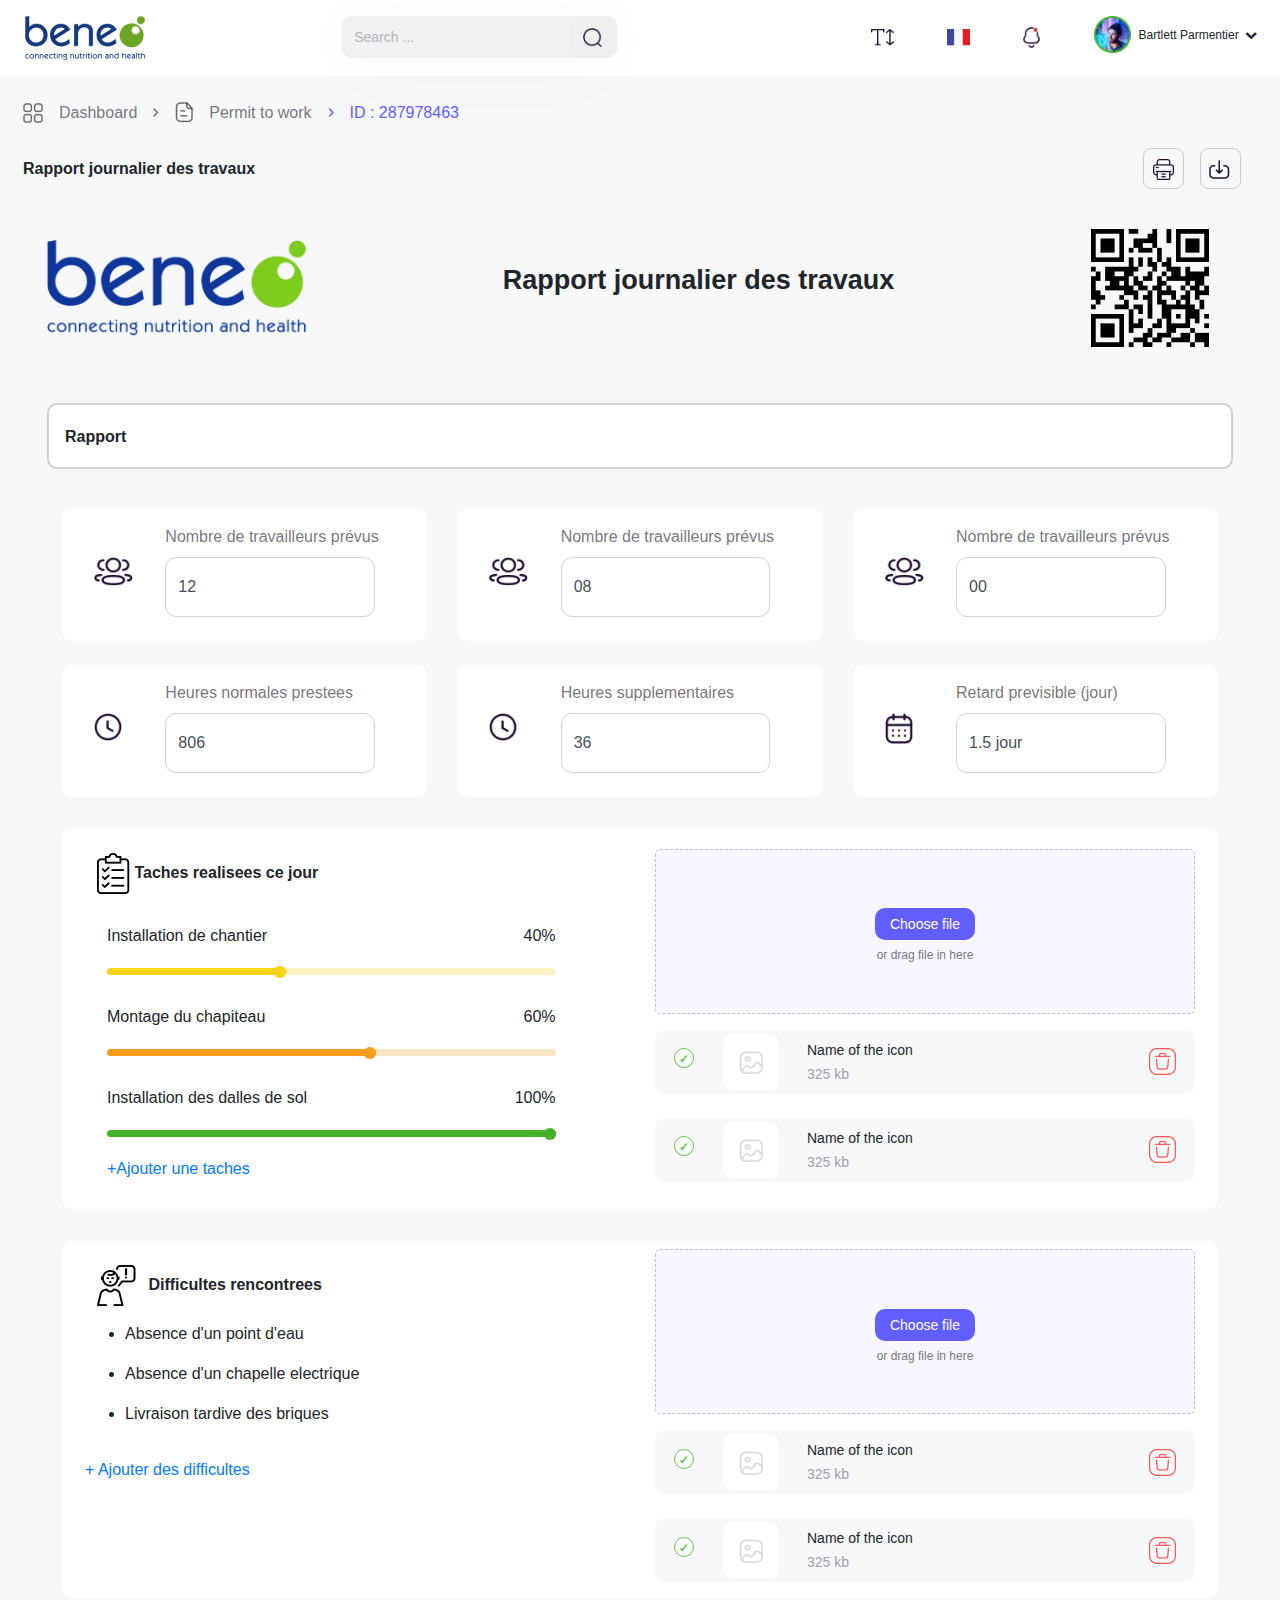
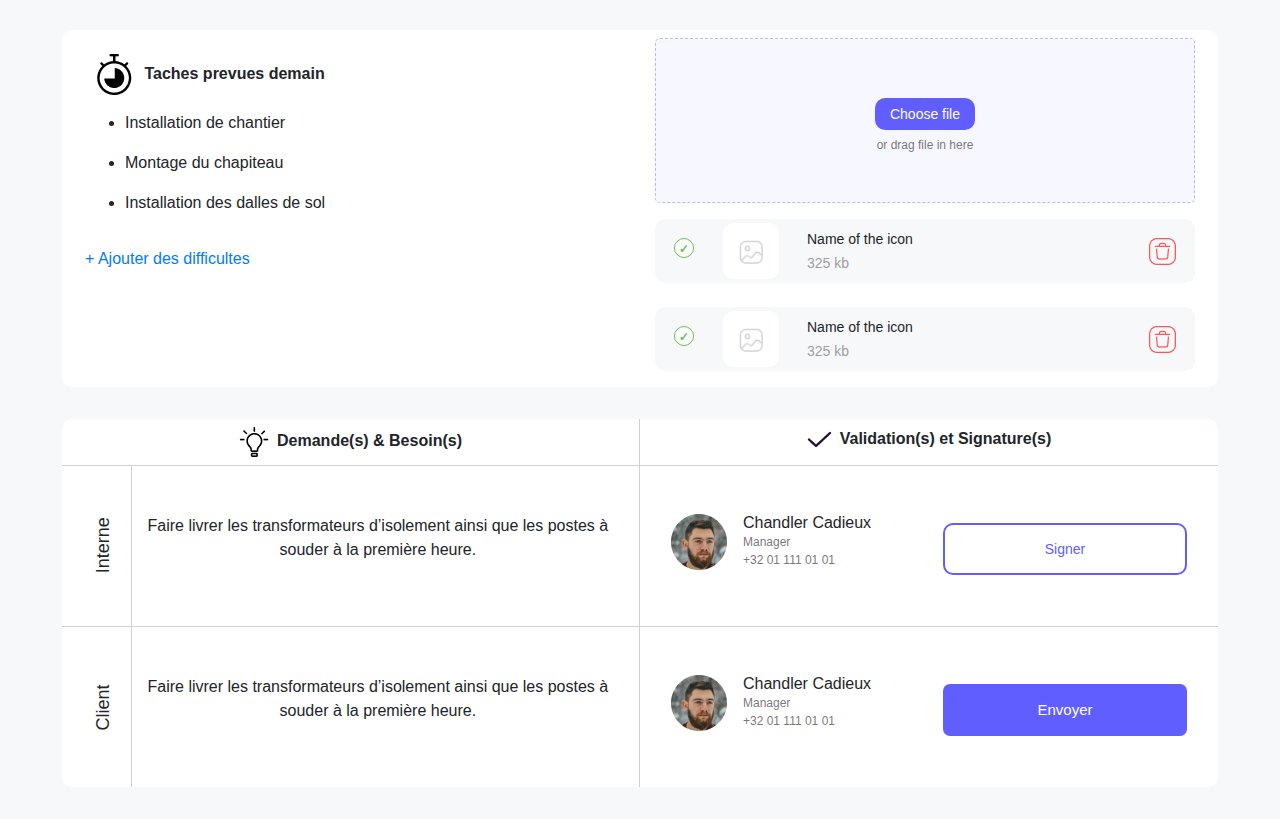
<file: page 76/page 77/index.html>
<!doctype html>
<html lang="en">

    <head>
        <title>PTW</title>
        <!-- Required meta tags -->
        <meta charset="utf-8">
        <meta name="viewport" content="width=device-width, initial-scale=1, shrink-to-fit=no">

        <!-- Bootstrap CSS -->
        <link rel="stylesheet"
            href="https://maxcdn.bootstrapcdn.com/bootstrap/4.0.0/css/bootstrap.min.css"
            integrity="sha384-Gn5384xqQ1aoWXA+058RXPxPg6fy4IWvTNh0E263XmFcJlSAwiGgFAW/dAiS6JXm"
            crossorigin="anonymous">
        <link rel="stylesheet"
            href="https://cdnjs.cloudflare.com/ajax/libs/font-awesome/4.7.0/css/font-awesome.min.css">
        <link rel="stylesheet"
            href="style.css"
            />
    </head>

    <body style="background: #F7F8FA;">
        <div class="container-fluid">
            <div class="row">
                <div class="col-sm-12 p-3 pl-5" style="background-color: #FFFFFF;">
                   <div class="row">
                       <div class="col-sm-3">
                           <img src="logo.png">
                       </div>
                       <div class="col-sm-5">
                            <div class="input-group sbar" style="width: 55%;">
                                <input
                                    type="text"
                                    class="form-control text-dark sbar-input fs-14"
                                    placeholder="Search ..."
                                />

                                <div class="input-group-append">
                                    <button style="border: none; outline: none; border-radius: 10px;">
                                        &nbsp;
                                        <img src="Search.png" style="width: 18.76px; height: 19.22px;" />
                                        &nbsp;
                                    </button>
                                </div>
                            </div>
                       </div>
                       <div class="col-sm-4">
                            <div class="navbar p-0">
                                
                                <div class="mt-1 float-left">
                                    <img src="Group 713.png" style="width: 23px; height: 17.25px;" />
                                </div>
                                <div class="mt-1 float-left">
                                    <img src="French.png" style="width: 23px; height: 17.25px;" />
                                </div>
                                <div class="mt-1 float-left">
                                    <img src="notification.png" style="width: 17px; height: 21px;" />
                                </div>
                                <div class="navbar p-0 float-left profile-link" data-toggle="tab" style="cursor: pointer;">
                                    <div class="mr-2">
                                        <img src="Group 263.png" style=" width: 37px; height: 37px;" />
                                    </div>
                                    <div class="my-auto fs-12">
                                        Bartlett Parmentier &nbsp;<i class="fa fa-chevron-down"></i>&nbsp;&nbsp;
                                    </div>
                                </div>
                            </div>
                        </div>
                    </div>
                </div>
            </div>
            <div class="row pl-2 m-0 mt-4">
                    <div class="pr-3">
                        <img src="Category.png">
                    </div>
                    <div class="tc-grey pr-3 fs-17 pt-1">
                        Dashboard
                    </div>
                    <div class="pr-3">
                        <img src="Stroke 1.png">
                    </div>
                    <div class="pr-3">
                        <img src="Paper.png">
                    </div>
                    <div class="tc-grey pr-3 fs-17 pt-1">
                        Permit to work
                    </div>
                    <div class="pr-3">
                        <img src="Stroke 1 (1).png">
                    </div>
                    <div class="tc-blue fs-17 pt-1">
                        ID : 287978463
                    </div>
            </div>
            
            <div class="navbar pl-2 mt-3">
                    <div style="font-size: 16px;">
                        <b>Rapport journalier des travaux</b>
                    </div>
                    <div style="display: flex;">
                        
                        <div class="p-2 mr-3 mar-top" style="width: 41px; height: 41px; border: 1px solid rgba(196, 196, 196, 0.8);; border-radius: 8px; text-align: center;">
                            <img src="Group.png">
                        </div>
                        <div class="p-2 mr-2 mar-top" style="width: 41px; height: 41px; border: 1px solid rgba(196, 196, 196, 0.8);; border-radius: 8px;">
                            <img src="Downlaod.png">
                        </div>
                        
                        
                    </div>
            </div>
            
            <div class="row pl-2 m-0 mt-2 p-3">
                <nav class="navbar w-100">
                    <div>
                        <img class="set-img" src="nazim_logo.png" width="259px" height="96px">
                    </div>
                    <div>
                        <p class="fs-27"><b>Rapport journalier des travaux</b></p>
                    </div>
                    <div class="mr-4">
                        <img class="set-img1" src="Vector.png" style="height: auto;">    
                    </div>
                </nav>

                <div class="row pl-2 ml-3 mr-3 mt-5 p-3 w-100" style="height: 66px; border: 2px solid #D1D1D1; background-color:#FFFFFF; border-radius: 10px;">
                    <p class="m-0 pt-1"><b>Rapport</b></p>
                </div>

                <div class="row w-100 p-3 m-0">
                    <div class="col-md-6 col-lg-4 mt-4">
                        <div class="pl-3" style="height: 132px; background-color: #FFFFFF; border-radius: 10px; display: flex;">
                            <div class="pt-5 pl-3" style="width: 25%;">
                                <img src="3 User.png" width="39px" height="29px">
                            </div>
                            <div class="pt-3" style="width: 75%;">
                                <label class="tc-grey">Nombre de travailleurs prévus</label>
                                <input type="text" class="form-control" value="12" style="height: 60px; width:  80%; border-radius: 11px;">
                            </div>

                        </div>
                        

                    </div>
                    <div class="col-md-6 col-lg-4 mt-4">
                        <div class="pl-3" style="height: 132px; background-color: #FFFFFF; border-radius: 10px; display: flex;">
                            <div class="pt-5 pl-3" style="width: 25%;">
                                <img src="3 User.png" width="39px" height="29px">
                            </div>
                            <div class="pt-3" style="width: 75%;">
                                <label class="tc-grey">Nombre de travailleurs prévus</label>
                                <input type="text" class="form-control" value="08" style="height: 60px; width:  80%; border-radius: 11px;">
                            </div>

                        </div>

                    </div>
                    <div class="col-md-6 col-lg-4 mt-4">
                        <div class="pl-3" style="height: 132px; background-color: #FFFFFF; border-radius: 10px; display: flex;">
                            <div class="pt-5 pl-3" style="width: 25%;">
                                <img src="3 User.png" width="39px" height="29px">
                            </div>
                            <div class="pt-3" style="width: 75%;">
                                <label class="tc-grey">Nombre de travailleurs prévus</label>
                                <input type="text" class="form-control" value="00" style="height: 60px; width:  80%; border-radius: 11px;">
                            </div>

                        </div>

                    </div>

                    <div class="col-md-6 col-lg-4 mt-4">
                        <div class="pl-3" style="height: 132px; background-color: #FFFFFF; border-radius: 10px; display: flex;">
                            <div class="pt-5 pl-3" style="width: 25%;">
                                <img src="Time Circle.png" width="28px" height="28px">
                            </div>
                            <div class="pt-3" style="width: 75%;">
                                <label class="tc-grey">Heures normales prestees</label>
                                <input type="text" class="form-control" value="806" style="height: 60px; width:  80%; border-radius: 11px;">
                            </div>

                        </div>
                        

                    </div>
                    <div class="col-md-6 col-lg-4 mt-4">
                        <div class="pl-3" style="height: 132px; background-color: #FFFFFF; border-radius: 10px; display: flex;">
                            <div class="pt-5 pl-3" style="width: 25%;">
                                <img src="Time Circle.png" width="28px" height="28px">
                            </div>
                            <div class="pt-3" style="width: 75%;">
                                <label class="tc-grey">Heures supplementaires</label>
                                <input type="text" class="form-control" value="36" style="height: 60px; width:  80%; border-radius: 11px;">
                            </div>

                        </div>

                    </div>
                    <div class="col-md-6 col-lg-4 mt-4">
                        <div class="pl-3" style="height: 132px; background-color: #FFFFFF; border-radius: 10px; display: flex;">
                            <div class="pt-5 pl-3" style="width: 25%;">
                                <img src="Calendar.png" width="28px" height="31px">
                            </div>
                            <div class="pt-3" style="width: 75%;">
                                <label class="tc-grey">Retard previsible (jour)</label>
                                <input type="text" class="form-control" value="1.5 jour" style="height: 60px; width: 80%; border-radius: 11px;">
                            </div>

                        </div>

                    </div>
                </div>

                <div class="row w-100 m-0 p-3">
                    <div class="col-sm-12">
                        <div class="row w-100 m-0 p-2" style="background-color: #FFFFFF; border-radius: 10px;">
                            <div class="col-md-6">
                                <div class="pl-2 ml-1 pt-3">
                                    <img src="Group 1168.png">
                                    <b>Taches realisees ce jour</b>
                                </div>
                                <div style="width: 87.14%; padding-left: 22px;">
                                    <div class="navbar p-0" style="margin-top: 30px;">
                                        <div class="fs-19">Installation de chantier</div>
                                        <div class="fs-15" id="pbv1">40%</div>
                                    </div>
                                    <div class="progress1" style="margin-top: 20px; background: rgba(247, 212, 23, 0.25);">
                                        <div class="progress-bar1 progress-bar-animated position-relative progress-width1" style="background: #F7D417;" role="progressbar" aria-valuenow="75" aria-valuemin="0" aria-valuemax="100">
                                            <div class="progress-circle" style="background: #F7D417;"></div>
                                        </div>
                                    </div>
                                    <div class="navbar p-0" style="margin-top: 30px;">
                                        <div class="fs-19">Montage du chapiteau</div>
                                        <div class="fs-15" id="pbv2">60%</div>
                                    </div>
                                    <div class="progress1" style="margin-top: 20px; background: rgba(247, 157, 23, 0.25);">
                                        <div class="progress-bar1 progress-bar-animated position-relative progress-width2" style="background: #F79D17;" role="progressbar" aria-valuenow="75" aria-valuemin="0" aria-valuemax="100">
                                            <div class="progress-circle" style="background: #F79D17;"></div>
                                        </div>
                                    </div>
                                    <div class="navbar p-0" style="margin-top: 30px;">
                                        <div class="fs-19">Installation des dalles de sol</div>
                                        <div class="fs-15" id="pbv3">100%</div>
                                    </div>
                                    <div class="progress1" style="margin-top: 20px; background: rgba(157, 212, 23, 0.25);">
                                        <div class="progress-bar1 progress-bar-animated position-relative progress-width3" style="background: #44B328;" role="progressbar" aria-valuenow="75" aria-valuemin="0" aria-valuemax="100">
                                            <div class="progress-circle" style="background: #44B328;"></div>
                                        </div>
                                    </div>
                                    <div style="margin-top: 20px; padding-bottom: 20px;">
                                        <a href="">+Ajouter une taches</a>
                                    </div>
                                </div>
                                
                                
                            </div>
                            <div class="col-md-6" style="display: flex; align-items: center;">
                                <div class="w-100">
                                    <div class="drag-drop p-4 text-center" style="display: flex; align-items: center;">
                                        <div class="w-100">
                                            <button class="border-0 pl-4 pr-4 pt-2 pb-2 fs-14 br-10 m-2 text-white" style="background-color: #615EFF;">Choose file</button>
                                            <br/>
                                            <div class="fs-12 file-msg" style="color: rgba(92, 87, 97, 0.83);">or drag file in here</div>
                                            <input class="drag-file-input" type="file" multiple>
                                        </div>
                                    </div>
                                    <div class="container-fluid pt-3 p-0">
                                        <div class="row m-0 br-10 p-1 mb-2" style="background: #F7F8FA;">
                                            <div class="col-sm-1 mx-auto my-auto set-pad1">
                                                <input  class="checkbox checkbox-circle" type="checkbox" value="" checked>
                                            </div>
                                            <div class="col-sm-2 pr-2 set-pad1">
                                                <div class="p-2 pt-3 pl-3 br-10 bg-white mx-auto my-auto" style="height: 56px; width: 56px;">
                                                    <img src="Image 2.png" width="23.54px" height="23.54px" />
                                                </div>
                                            </div>
                                            <div class="col-lg-7 col-md-6 mx-auto my-auto fs-14">
                                                <div class="w-100 mb-2">Name of the icon</div>
                                                <div class="w-100" style="color: rgba(92, 87, 97, 0.59);">325 kb</div>
                                            </div>
                                            <div class="col-sm-2 text-right my-auto">
                                                <img src="Group 1089.png" />
                                            </div>
                                        </div>
                                    </div>
                                    <div class="container-fluid pt-3 p-0">
                                        <div class="row m-0 br-10 p-1 mb-2" style="background: #F7F8FA;">
                                            <div class="col-sm-1 mx-auto my-auto set-pad1">
                                                <input  class="checkbox checkbox-circle" type="checkbox" value="" checked>
                                            </div>
                                            <div class="col-sm-2 pr-2 set-pad1">
                                                <div class="p-2 pt-3 pl-3 br-10 bg-white mx-auto my-auto" style="height: 56px; width: 56px;">
                                                    <img src="Image 2.png" width="23.54px" height="23.54px" />
                                                </div>
                                            </div>
                                            <div class="col-lg-7 col-md-6 mx-auto my-auto fs-14">
                                                <div class="w-100 mb-2">Name of the icon</div>
                                                <div class="w-100" style="color: rgba(92, 87, 97, 0.59);">325 kb</div>
                                            </div>
                                            <div class="col-sm-2 text-right my-auto">
                                                <img src="Group 1089.png" />
                                            </div>
                                        </div>
                                    </div>
                                </div>
                            </div>
                        </div>
                    </div>
                </div>

                <div class="row w-100 m-0 p-3">
                    <div class="col-sm-12">
                        <div class="row w-100 m-0 p-2" style="background-color: #FFFFFF; border-radius: 10px;">
                            <div class="col-md-6 pt-3">
                                <div class="pl-2 ml-1">
                                    <img src="Group 1169.png">
                                    <b class="pl-2">Difficultes rencontrees</b>
                                </div>
                                <div class="pt-3">
                                    <ul>
                                        <li class="pb-3">Absence d'un point d'eau</li>
                                        <li class="pb-3">Absence d'un chapelle electrique</li>
                                        <li class="pb-3">Livraison tardive des briques</li>
                                    </ul>
                                    <p><a href="">+ Ajouter des difficultes</a></p>
                                </div>
                                
                            </div>
                            <div class="col-md-6" style="display: flex; align-items: center;">
                                <div class="w-100">
                                    <div class="drag-drop p-4 text-center" style="display: flex; align-items: center;">
                                        <div class="w-100">
                                            <button class="border-0 pl-4 pr-4 pt-2 pb-2 fs-14 br-10 m-2 text-white" style="background-color: #615EFF;">Choose file</button>
                                            <br/>
                                            <div class="fs-12 file-msg" style="color: rgba(92, 87, 97, 0.83);">or drag file in here</div>
                                            <input class="drag-file-input" type="file" multiple>
                                        </div>
                                    </div>
                                    <div class="container-fluid pt-3 p-0">
                                        <div class="row m-0 br-10 p-1 mb-2" style="background: #F7F8FA;">
                                            <div class="col-sm-1 mx-auto my-auto set-pad1">
                                                <input  class="checkbox checkbox-circle" type="checkbox" value="" checked>
                                            </div>
                                            <div class="col-sm-2 pr-2 set-pad1">
                                                <div class="p-2 pt-3 pl-3 br-10 bg-white mx-auto my-auto" style="height: 56px; width: 56px;">
                                                    <img src="Image 2.png" width="23.54px" height="23.54px" />
                                                </div>
                                            </div>
                                            <div class="col-lg-7 col-md-6 mx-auto my-auto fs-14">
                                                <div class="w-100 mb-2">Name of the icon</div>
                                                <div class="w-100" style="color: rgba(92, 87, 97, 0.59);">325 kb</div>
                                            </div>
                                            <div class="col-sm-2 text-right my-auto">
                                                <img src="Group 1089.png" />
                                            </div>
                                        </div>
                                    </div>
                                    <div class="container-fluid pt-3 p-0">
                                        <div class="row m-0 br-10 p-1 mb-2" style="background: #F7F8FA;">
                                            <div class="col-sm-1 mx-auto my-auto set-pad1">
                                                <input  class="checkbox checkbox-circle" type="checkbox" value="" checked>
                                            </div>
                                            <div class="col-sm-2 pr-2 set-pad1">
                                                <div class="p-2 pt-3 pl-3 br-10 bg-white mx-auto my-auto" style="height: 56px; width: 56px;">
                                                    <img src="Image 2.png" width="23.54px" height="23.54px" />
                                                </div>
                                            </div>
                                            <div class="col-lg-7 col-md-6 mx-auto my-auto fs-14">
                                                <div class="w-100 mb-2">Name of the icon</div>
                                                <div class="w-100" style="color: rgba(92, 87, 97, 0.59);">325 kb</div>
                                            </div>
                                            <div class="col-sm-2 text-right my-auto">
                                                <img src="Group 1089.png" />
                                            </div>
                                        </div>
                                    </div>
                                </div>
                            </div>
                        </div>
                    </div>
                </div>

                <div class="row w-100 m-0 p-3">
                    <div class="col-sm-12">
                        <div class="row w-100 m-0 p-2" style="background-color: #FFFFFF; border-radius: 10px;">
                            <div class="col-md-6 pt-3">
                                <div class="pl-2 ml-1">
                                    <img src="09-timer.png">
                                    <b class="pl-2">Taches prevues demain</b>
                                </div>
                                <div class="pt-3">
                                    <ul>
                                        <li class="pb-3">Installation de chantier</li>
                                        <li class="pb-3">Montage du chapiteau</li>
                                        <li class="pb-3">Installation des dalles de sol</li>
                                    </ul>
                                    <p><a href="">+ Ajouter des difficultes</a></p>
                                </div>
                                
                            </div>
                            <div class="col-md-6" style="display: flex; align-items: center;">
                                <div class="w-100">
                                    <div class="drag-drop p-4 text-center" style="display: flex; align-items: center;">
                                        <div class="w-100">
                                            <button class="border-0 pl-4 pr-4 pt-2 pb-2 fs-14 br-10 m-2 text-white" style="background-color: #615EFF;">Choose file</button>
                                            <br/>
                                            <div class="fs-12 file-msg" style="color: rgba(92, 87, 97, 0.83);">or drag file in here</div>
                                            <input class="drag-file-input" type="file" multiple>
                                        </div>
                                    </div>
                                    <div class="container-fluid pt-3 p-0">
                                        <div class="row m-0 br-10 p-1 mb-2" style="background: #F7F8FA;">
                                            <div class="col-sm-1 mx-auto my-auto set-pad1">
                                                <input  class="checkbox checkbox-circle" type="checkbox" value="" checked>
                                            </div>
                                            <div class="col-sm-2 pr-2 set-pad1">
                                                <div class="p-2 pt-3 pl-3 br-10 bg-white mx-auto my-auto" style="height: 56px; width: 56px;">
                                                    <img src="Image 2.png" width="23.54px" height="23.54px" />
                                                </div>
                                            </div>
                                            <div class="col-lg-7 col-md-6 mx-auto my-auto fs-14">
                                                <div class="w-100 mb-2">Name of the icon</div>
                                                <div class="w-100" style="color: rgba(92, 87, 97, 0.59);">325 kb</div>
                                            </div>
                                            <div class="col-sm-2 text-right my-auto">
                                                <img src="Group 1089.png" />
                                            </div>
                                        </div>
                                    </div>
                                    <div class="container-fluid pt-3 p-0">
                                        <div class="row m-0 br-10 p-1 mb-2" style="background: #F7F8FA;">
                                            <div class="col-sm-1 mx-auto my-auto set-pad1">
                                                <input  class="checkbox checkbox-circle" type="checkbox" value="" checked>
                                            </div>
                                            <div class="col-sm-2 pr-2 set-pad1">
                                                <div class="p-2 pt-3 pl-3 br-10 bg-white mx-auto my-auto" style="height: 56px; width: 56px;">
                                                    <img src="Image 2.png" width="23.54px" height="23.54px" />
                                                </div>
                                            </div>
                                            <div class="col-lg-7 col-md-6 mx-auto my-auto fs-14">
                                                <div class="w-100 mb-2">Name of the icon</div>
                                                <div class="w-100" style="color: rgba(92, 87, 97, 0.59);">325 kb</div>
                                            </div>
                                            <div class="col-sm-2 text-right my-auto">
                                                <img src="Group 1089.png" />
                                            </div>
                                        </div>
                                    </div>
                                </div>
                            </div>
                        </div>
                    </div>
                </div>


                <div class="row w-100 m-0 p-3">
                    <div class="col-sm-12">
                        <div class="row w-100 m-0" style="background-color: #FFFFFF; border-radius: 10px;">
                            <div class="col-md-6 pt-2 pb-2" style="text-align: center; border-bottom: 1.5px solid rgba(196, 196, 196, 0.8);; border-right: 1.5px solid rgba(196, 196, 196, 0.8);;">
                                <img src="Group123.png"><b class="pl-2">Demande(s) & Besoin(s)</b>
                            </div>
                            <div class="col-md-6 pt-2 pb-2" style="text-align: center; border-bottom: 1.5px solid rgba(196, 196, 196, 0.8);;">
                                <img src="Stroke 3.png"><b class="pl-2">Validation(s) et Signature(s)</b>
                            </div>
                            <div class="col-md-6" style="text-align: center; border-bottom: 1.5px solid rgba(196, 196, 196, 0.8);; border-right: 1.5px solid rgba(196, 196, 196, 0.8); display: flex;">
                                <div style="width: 10%; border-right: 1.5px solid rgba(196, 196, 196, 0.8);">
                                    <div class="w-100 text-center" style="display: flex; height: 100%;"><p class="rotate my-auto mx-auto w-100" style="font-weight: 500; font-size: 18px;">Interne</p></div>
                                </div>
                                <div style="width: 90%;" class="pt-5 pb-5 text-center">
                                    <p width="60%" style="font-weight: 500;">Faire livrer les transformateurs d’isolement ainsi que les postes à souder à la première heure.</p>
                                </div>
                            </div>
                            <div class="col-md-6" style=" border-bottom: 1.5px solid rgba(196, 196, 196, 0.8);;">
                                <div class="navbar pt-5">
                                    <div style="display: flex;">
                                        <div>
                                            <img src="Ellipse 4.png" height="56px" width="56px">
                                        </div>
                                        <div class="pl-3">
                                            <p class="fs-17">Chandler Cadieux
                                            <br><span class="tc-grey fs-12">Manager</span>
                                            <br><span class="tc-grey fs-12">+32 01 111 01 01</span></p>
                                        </div>

                                    </div>
                                    <div>
                                        <button type="button" class="add-client-btn2 mr-0 form-control" data-toggle="modal" data-target="#myModal">
                                            Signer
                                        </button>
                                    </div>

                                </div>
                                
                            </div>
                            <div class="col-md-6" style="text-align: center; border-right: 1.5px solid rgba(196, 196, 196, 0.8); display: flex;">
                                <div style="width: 10%; border-right: 1.5px solid rgba(196, 196, 196, 0.8);">
                                    <div class="w-100 text-center" style="display: flex; height: 100%;"><p class="rotate my-auto mx-auto w-100" style="font-weight: 500; font-size: 18px;">Client</p></div>
                                </div>
                                <div style="width: 90%;" class="pt-5 pb-5">
                                    <p style="font-weight: 500;">Faire livrer les transformateurs d’isolement ainsi que les postes à souder à la première heure.</p>
                                </div>
                            </div>
                            <div class="col-md-6">
                                <div class="navbar pt-5">
                                    <div style="display: flex;">
                                        <div>
                                            <img src="Ellipse 4.png" height="56px" width="56px">
                                        </div>
                                        <div class="pl-3">
                                            <p class="fs-17">Chandler Cadieux
                                            <br><span class="tc-grey fs-12">Manager</span>
                                            <br><span class="tc-grey fs-12">+32 01 111 01 01</span></p>
                                        </div>

                                    </div>
                                    <div>
                                    <a href="page 100/index.html">
                                        <button type="button" class="add-client-btn1 mr-0 form-control">
                                           Envoyer
                                        </button></a>
                                    </div>

                                </div>
                                
                            </div>
                        </div>
                    </div>
                </div>



                <div class="modal fade" id="myModal">
                    <div class="modal-dialog modal-dialog-centered">
                        <div class="modal-content br-10">
                        
                            <!-- Modal Header -->
                            <div class="modal-header">
                            <div class="modal-title">
                                <div class="fw-500 fs-14 ml-2">
                                    &nbsp; Confirm Signature
                                </div>
                            </div>
                            <button type="button" class="close" data-dismiss="modal">&times;</button>
                            </div>
                            
                            <!-- Modal body -->
                            <div class="modal-body pt-0">
                                <p class="tc-grey pl-4" style="font-size: 13px; width: 77%;">Veuillez sélectionner votre signature et mettre votre code PIN pour confirmer votre signature</p>
                                <div class="row">
                                    <div class="col-sm-6 ml-3">
                                      <div class="pt-3">
                                        <div class="drag-drop1 text-center p-2" style="height: 127px; width:90%;"> 
                                            <input class="checkbox checkbox-primary float-left" type="checkbox" value="" checked>
                                            <br />
                                            <div style="height: 80%; width: 100%; display: flex; justify-content: center; align-items: center;">
                                                <img src="Mailhot.png" class="img-fluid" width="80%">
                                            </div> 
                                        </div>
                                      </div>
                                    </div>
                                    <div class="col-sm-5 mt-5 padd-top">
                                        <input class="mt-1" type="text" placeholder="Code PIN" style=" width: 200px; height: 51px; border-radius: 11px; border: 2px solid rgba(196, 196, 196, 0.5);">
                                    </div>
                                  </div>
                            </div>
                            
                            <!-- Modal footer -->
                            <div class="modal-footer pr-4 mr-3 border-0">
                            
                            <button type="button" class="btn btn-primary br-10 pl-3 pr-3" style="background: #615EFF;" data-dismiss="modal">&nbsp;&emsp;Signer&emsp;&emsp;</button>
                            </div>
                            
                        </div>
                    </div>
                </div>

               

                



            </div>

            
        
        </div>


        <!-- Optional JavaScript -->
        <!-- jQuery first, then Popper.js, then Bootstrap JS -->
        <script src="https://code.jquery.com/jquery-3.6.0.js" integrity="sha256-H+K7U5CnXl1h5ywQfKtSj8PCmoN9aaq30gDh27Xc0jk=" crossorigin="anonymous"></script>
        

        <script src="https://ajax.googleapis.com/ajax/libs/jquery/3.5.1/jquery.min.js"></script>
        <script src="https://maxcdn.bootstrapcdn.com/bootstrap/3.4.1/js/bootstrap.min.js"></script>


        <script src="https://code.jquery.com/jquery-3.2.1.slim.min.js"
            integrity="sha384-KJ3o2DKtIkvYIK3UENzmM7KCkRr/rE9/Qpg6aAZGJwFDMVNA/GpGFF93hXpG5KkN"
            crossorigin="anonymous"></script>
        <script
            src="https://cdnjs.cloudflare.com/ajax/libs/popper.js/1.12.9/umd/popper.min.js"
            integrity="sha384-ApNbgh9B+Y1QKtv3Rn7W3mgPxhU9K/ScQsAP7hUibX39j7fakFPskvXusvfa0b4Q"
            crossorigin="anonymous"></script>
        <script
            src="https://maxcdn.bootstrapcdn.com/bootstrap/4.0.0/js/bootstrap.min.js"
            integrity="sha384-JZR6Spejh4U02d8jOt6vLEHfe/JQGiRRSQQxSfFWpi1MquVdAyjUar5+76PVCmYl"
            crossorigin="anonymous"></script>

        <script src="https://cdnjs.cloudflare.com/ajax/libs/jquery/2.1.3/jquery.min.js" crossorigin="anonymous"></script>
        <script src="https://cdnjs.cloudflare.com/ajax/libs/twitter-bootstrap/3.2.0/js/bootstrap.min.js" crossorigin="anonymous"></script>
        <script>
            $(document).ready(function () {
                var $progressbar1 = $(".progress-width1");
                var $progressbar2 = $(".progress-width2");
                var $progressbar3 = $(".progress-width3");

                var value1 = document.getElementById("pbv1").innerText;
                var value2 = document.getElementById("pbv2").innerText;
                var value3 = document.getElementById("pbv3").innerText;

                console.log(value1);

                $progressbar1.css("width", value1);
                $progressbar2.css("width", value2);
                $progressbar3.css("width", value3);

                $('#pbv1').on('change', function() {
                    value1 = this.value;
                    $progressbar1.css("width", value1);
                });

                $('#pbv2').on('change', function() {
                    value2 = this.value;
                    $progressbar2.css("width", value2);
                });

                $('#pbv3').on('change', function() {
                    value3 = this.value;
                    $progressbar3.css("width", value3);
                });
            });
        </script>

        <script>
            $(document).ready(function(){ 
                var options = [];
                $( '.dropdown-menu a' ).on( 'click', function( event ) {
                    
                    var $target = $( event.currentTarget ), val = $target.attr( 'data-value' ), $inp = $target.find( 'input' ), idx;

                    if ( ( idx = options.indexOf( val ) ) > -1 ) {
                        options.splice( idx, 1 );
                        setTimeout( function() { $inp.prop( 'checked', false ) }, 0);
                    } else {
                        options.push( val );
                        setTimeout( function() { $inp.prop( 'checked', true ) }, 0);
                    }

                    $( event.target ).blur();
                        
                    console.log( options );
                    return false;
                });
            });
        </script>
        

        <!-- drag and drop file upload script -->
        
        <script>
            var $fileInput = $('.drag-file-input');
            var $droparea = $('.file-drop-area');

            // highlight drag area
            $fileInput.on('dragenter focus click', function() {
            $droparea.addClass('is-active');
            });

            // back to normal state
            $fileInput.on('dragleave blur drop', function() {
            $droparea.removeClass('is-active');
            });

            // change inner text
            $fileInput.on('change', function() {
            var filesCount = $(this)[0].files.length;
            var $textContainer = $(this).prev();

            if (filesCount === 1) {
                // if single file is selected, show file name
                var fileName = $(this).val().split('\\').pop();
                $textContainer.text(fileName);
            } else {
                // otherwise show number of files
                $textContainer.text(filesCount + ' files selected');
            }
            });
        </script>

       


        
    </body>

</html>
</file>
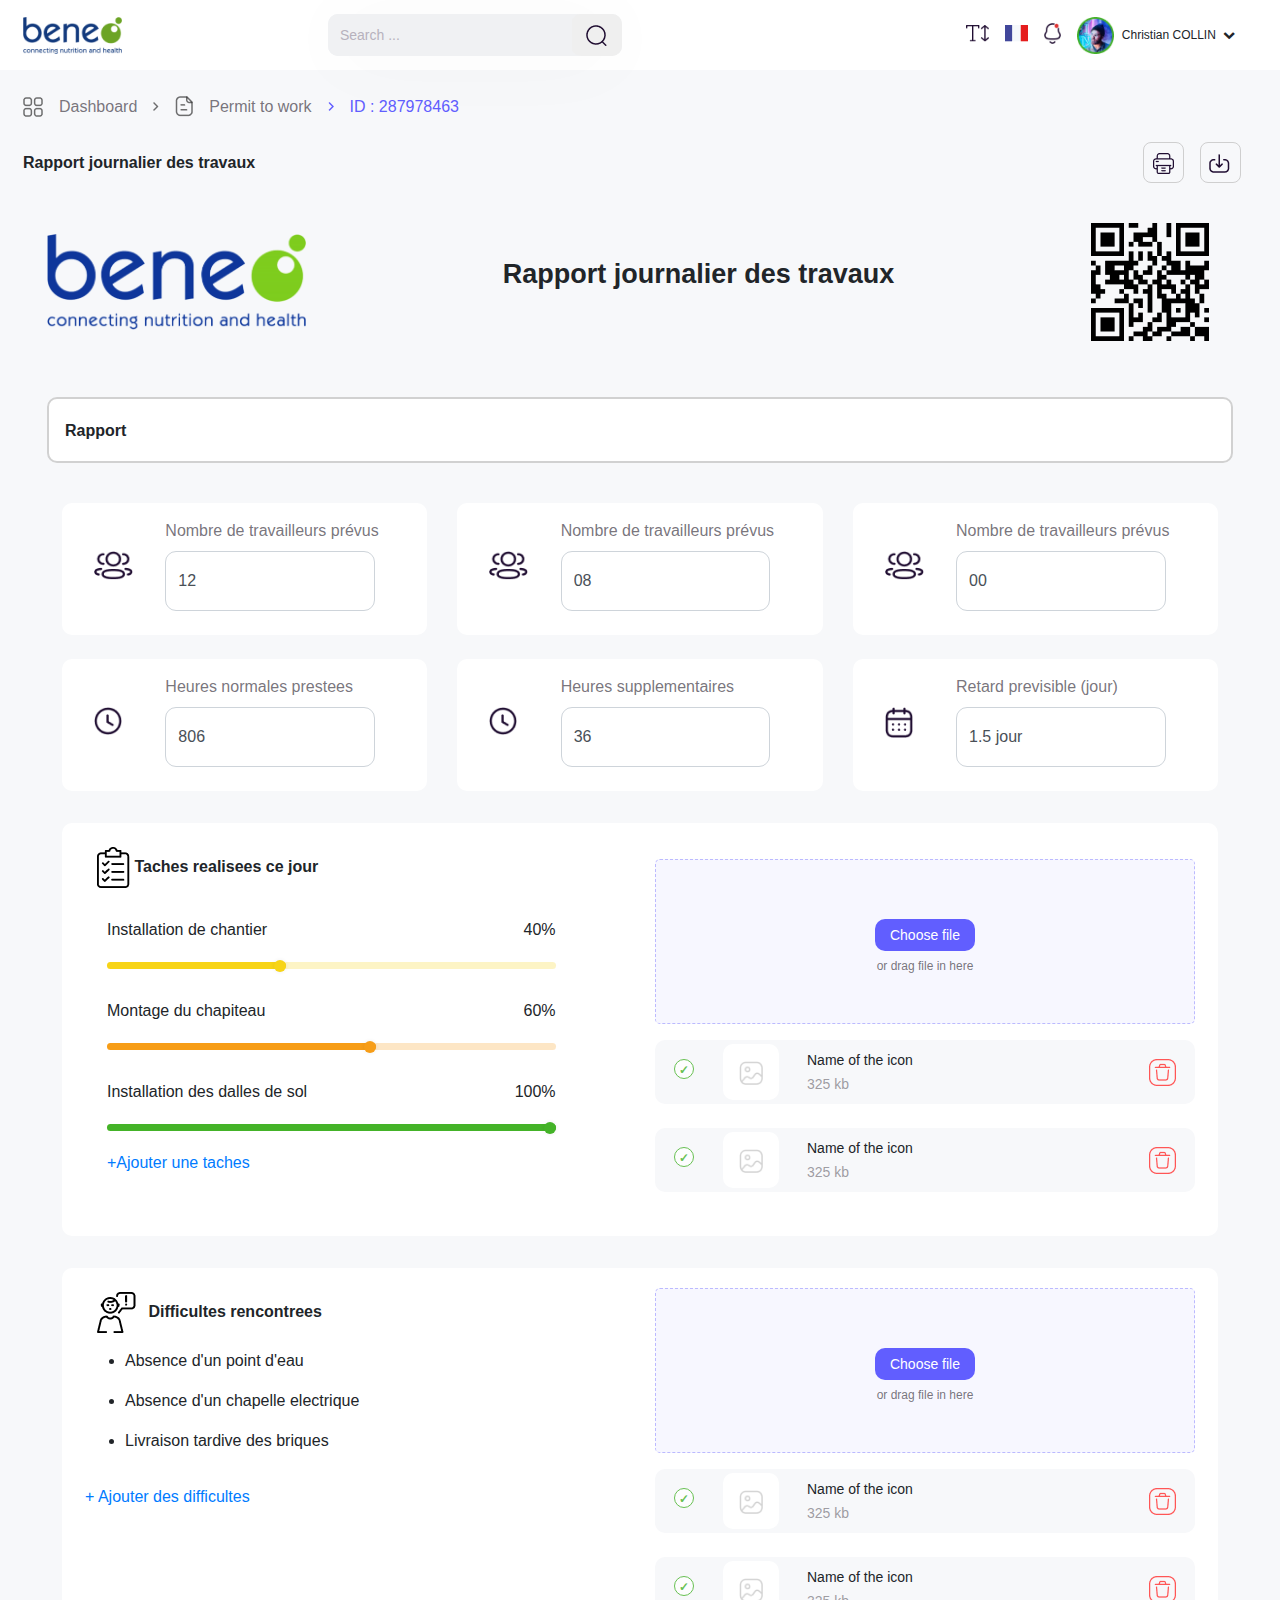
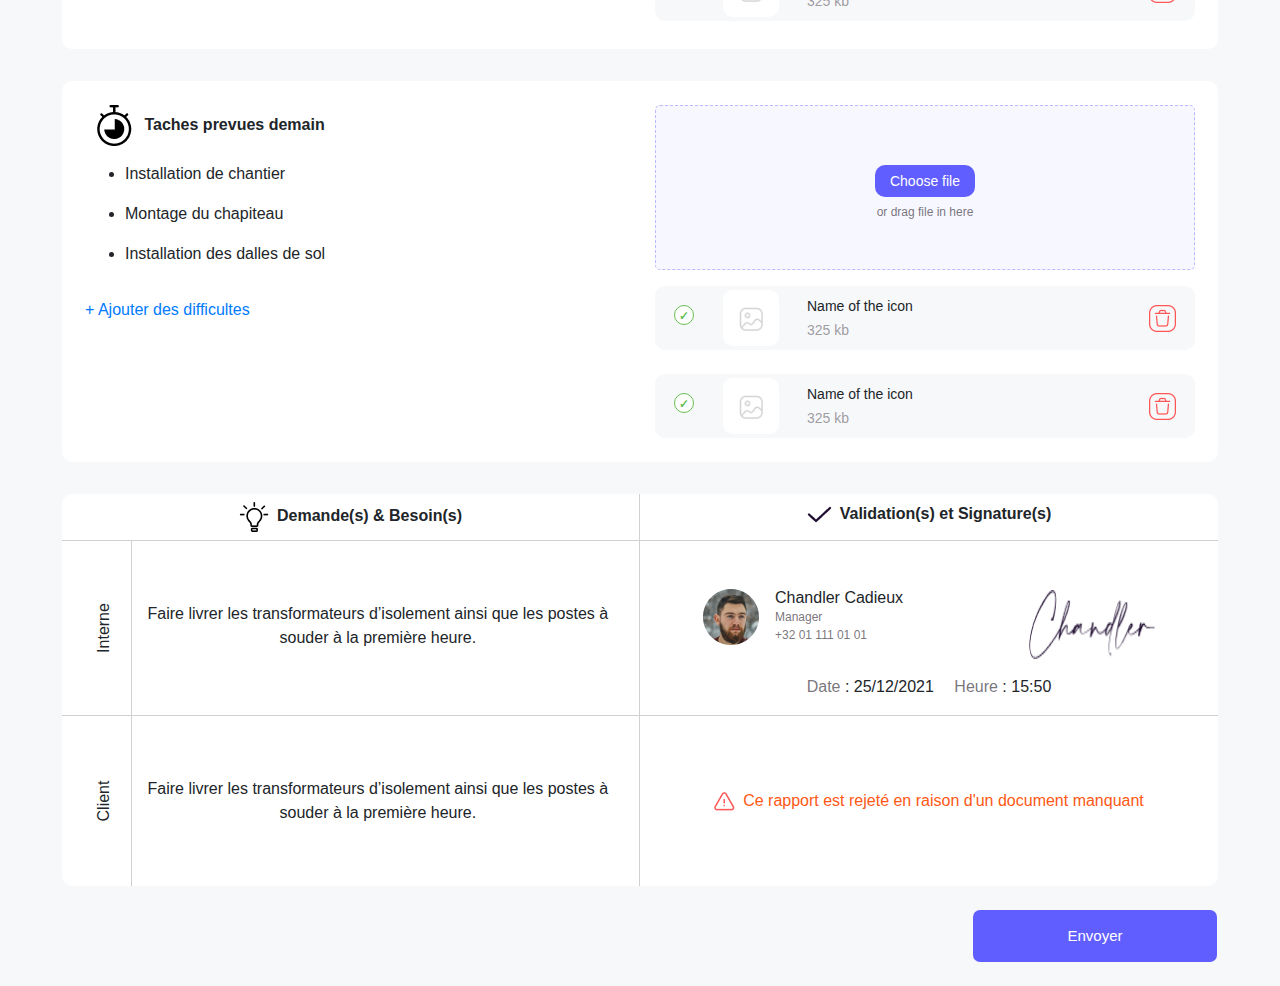
<file: page 76/page 77/page 100/index.html>
<!doctype html>
<html lang="en">

    <head>
        <title>PTW</title>
        <!-- Required meta tags -->
        <meta charset="utf-8">
        <meta name="viewport" content="width=device-width, initial-scale=1, shrink-to-fit=no">

        <!-- Bootstrap CSS -->
        <link rel="stylesheet"
            href="https://maxcdn.bootstrapcdn.com/bootstrap/4.0.0/css/bootstrap.min.css"
            integrity="sha384-Gn5384xqQ1aoWXA+058RXPxPg6fy4IWvTNh0E263XmFcJlSAwiGgFAW/dAiS6JXm"
            crossorigin="anonymous">
        <link rel="stylesheet"
            href="https://cdnjs.cloudflare.com/ajax/libs/font-awesome/4.7.0/css/font-awesome.min.css">
        <link rel="stylesheet"
            href="style.css"
            />
    </head>

    <body style="background: #F7F8FA;">
        <div class="container-fluid">
            <div class="row">
                <div class="col-sm-12 pl-5" style="background-color: #FFFFFF;">
                   <div class="row">
                    <nav class="navbar bg-white w-100" style="padding-left: 1.056%; padding-right: 3.056%; padding-top: 14px; padding-bottom: 14px;">
                        <img src="logo.png" width="99" height="37" />
                        <div style="width: 35.5%; display: flex;">
                            <div class="input-group sbar" style="height: 42px; width: 68%; margin-right: 6.08%;">
                                <input
                                    type="text"
                                    class="form-control text-dark sbar-input fs-14"
                                    placeholder="Search ..."
                                />
                
                                <div class="input-group-append">
                                    <button style="border: none; outline: none; border-radius: 10px;">
                                        &nbsp;
                                        <img src="Search.png" />
                                        &nbsp;
                                    </button>
                                </div>
                            </div>
                           
                        </div>
            
                        <div>
                            <div class="mt-1 mr-3 float-left">
                                <img src="Group 713.png" style="width: 23px; height: 17.25px;" />
                            </div>
                            <div class="mt-1 mr-3 float-left">
                                <img src="French.png" style="width: 23px; height: 17.25px;" />
                            </div>
            
                            <div class="mt-1 mr-3 float-left">
                                <img src="notification.png" style="width: 17px; height: 21px;" />
                            </div>
            
                            <div class="navbar p-0 float-left profile-link" data-toggle="tab" style="cursor: pointer;">
                                <div class="mr-2">
                                    <img src="Group 263.png" style=" width: 37px; height: 37px;" />
                                </div>
                                
                                <div class="my-auto fs-12">
                                    Christian COLLIN &nbsp;<i class="fa fa-chevron-down"></i>&nbsp;&nbsp;
                                </div>
                            </div>
                        </div>
                    </nav>
                    </div>
                </div>
            </div>
            <div class="row pl-2 m-0 mt-4">
                    <div class="pr-3">
                        <img src="Category.png">
                    </div>
                    <div class="tc-grey pr-3 fs-17 pt-1">
                        Dashboard
                    </div>
                    <div class="pr-3">
                        <img src="Stroke 1.png">
                    </div>
                    <div class="pr-3">
                        <img src="Paper.png">
                    </div>
                    <div class="tc-grey pr-3 fs-17 pt-1">
                        Permit to work
                    </div>
                    <div class="pr-3">
                        <img src="Stroke 1 (1).png">
                    </div>
                    <div class="tc-blue fs-17 pt-1">
                        ID : 287978463
                    </div>
            </div>
            
            <div class="navbar pl-2 mt-3">
                    <div>
                        <b>Rapport journalier des travaux</b>
                    </div>
                    <div style="display: flex;">
                        
                        <div class="p-2 mr-3 mar-top" style="width: 41px; height: 41px; border: 1px solid rgba(196, 196, 196, 0.8);; border-radius: 8px; text-align: center;">
                            <img src="Group.png">
                        </div>
                        <div class="p-2 mr-2 mar-top" style="width: 41px; height: 41px; border: 1px solid rgba(196, 196, 196, 0.8);; border-radius: 8px;">
                            <img src="Downlaod.png">
                        </div>
                        
                        
                    </div>
            </div>
            
            <div class="row pl-2 m-0 mt-2 p-3">
                <nav class="navbar w-100">
                    <div>
                        <img class="set-img" src="nazim_logo.png" width="259px" height="96px">
                    </div>
                    <div>
                        <p class="fs-27"><b>Rapport journalier des travaux</b></p>
                    </div>
                    <div class="mr-4">
                        <img class="set-img1" src="Vector.png" style="height: auto;">    
                    </div>
                </nav>

                <div class="row pl-2 ml-3 mr-3 mt-5 p-3 w-100" style="height: 66px; border: 2px solid #D1D1D1; background-color:#FFFFFF; border-radius: 10px;">
                    <p class="m-0 pt-1"><b>Rapport</b></p>
                </div>

                <div class="row w-100 p-3 m-0">
                    <div class="col-md-6 col-lg-4 mt-4">
                        <div class="pl-3" style="height: 132px; background-color: #FFFFFF; border-radius: 10px; display: flex;">
                            <div class="pt-5 pl-3" style="width: 25%;">
                                <img src="3 User.png" width="39px" height="29px">
                            </div>
                            <div class="pt-3" style="width: 75%;">
                                <label class="tc-grey">Nombre de travailleurs prévus</label>
                                <input type="text" class="form-control" value="12" style="height: 60px; width:  80%; border-radius: 11px;">
                            </div>

                        </div>
                        

                    </div>
                    <div class="col-md-6 col-lg-4 mt-4">
                        <div class="pl-3" style="height: 132px; background-color: #FFFFFF; border-radius: 10px; display: flex;">
                            <div class="pt-5 pl-3" style="width: 25%;">
                                <img src="3 User.png" width="39px" height="29px">
                            </div>
                            <div class="pt-3" style="width: 75%;">
                                <label class="tc-grey">Nombre de travailleurs prévus</label>
                                <input type="text" class="form-control" value="08" style="height: 60px; width:  80%; border-radius: 11px;">
                            </div>

                        </div>

                    </div>
                    <div class="col-md-6 col-lg-4 mt-4">
                        <div class="pl-3" style="height: 132px; background-color: #FFFFFF; border-radius: 10px; display: flex;">
                            <div class="pt-5 pl-3" style="width: 25%;">
                                <img src="3 User.png" width="39px" height="29px">
                            </div>
                            <div class="pt-3" style="width: 75%;">
                                <label class="tc-grey">Nombre de travailleurs prévus</label>
                                <input type="text" class="form-control" value="00" style="height: 60px; width:  80%; border-radius: 11px;">
                            </div>

                        </div>

                    </div>

                    <div class="col-md-6 col-lg-4 mt-4">
                        <div class="pl-3" style="height: 132px; background-color: #FFFFFF; border-radius: 10px; display: flex;">
                            <div class="pt-5 pl-3" style="width: 25%;">
                                <img src="Time Circle.png" width="28px" height="28px">
                            </div>
                            <div class="pt-3" style="width: 75%;">
                                <label class="tc-grey">Heures normales prestees</label>
                                <input type="text" class="form-control" value="806" style="height: 60px; width:  80%; border-radius: 11px;">
                            </div>

                        </div>
                        

                    </div>
                    <div class="col-md-6 col-lg-4 mt-4">
                        <div class="pl-3" style="height: 132px; background-color: #FFFFFF; border-radius: 10px; display: flex;">
                            <div class="pt-5 pl-3" style="width: 25%;">
                                <img src="Time Circle.png" width="28px" height="28px">
                            </div>
                            <div class="pt-3" style="width: 75%;">
                                <label class="tc-grey">Heures supplementaires</label>
                                <input type="text" class="form-control" value="36" style="height: 60px; width:  80%; border-radius: 11px;">
                            </div>

                        </div>

                    </div>
                    <div class="col-md-6 col-lg-4 mt-4">
                        <div class="pl-3" style="height: 132px; background-color: #FFFFFF; border-radius: 10px; display: flex;">
                            <div class="pt-5 pl-3" style="width: 25%;">
                                <img src="Calendar.png" width="28px" height="31px">
                            </div>
                            <div class="pt-3" style="width: 75%;">
                                <label class="tc-grey">Retard previsible (jour)</label>
                                <input type="text" class="form-control" value="1.5 jour" style="height: 60px; width: 80%; border-radius: 11px;">
                            </div>

                        </div>

                    </div>
                </div>

                <div class="row w-100 m-0 p-3">
                    <div class="col-sm-12">
                        <div class="row w-100 m-0 p-2" style="background-color: #FFFFFF; border-radius: 10px; height: 413px;">
                            <div class="col-md-6">
                                <div class="pl-2 ml-1 pt-3">
                                    <img src="Group 1168.png">
                                    <b>Taches realisees ce jour</b>
                                </div>

                                <div style="width: 87.14%; padding-left: 22px;">
                                    <div class="navbar p-0" style="margin-top: 30px;">
                                        <div class="fs-19">Installation de chantier</div>
                                        <div class="fs-15" id="pbv1">40%</div>
                                    </div>
                                    <div class="progress1" style="margin-top: 20px; background: rgba(247, 212, 23, 0.25);">
                                        <div class="progress-bar1 progress-bar-animated position-relative progress-width1" style="background: #F7D417;" role="progressbar" aria-valuenow="75" aria-valuemin="0" aria-valuemax="100">
                                            <div class="progress-circle" style="background: #F7D417;"></div>
                                        </div>
                                    </div>
                                    <div class="navbar p-0" style="margin-top: 30px;">
                                        <div class="fs-19">Montage du chapiteau</div>
                                        <div class="fs-15" id="pbv2">60%</div>
                                    </div>
                                    <div class="progress1" style="margin-top: 20px; background: rgba(247, 157, 23, 0.25);">
                                        <div class="progress-bar1 progress-bar-animated position-relative progress-width2" style="background: #F79D17;" role="progressbar" aria-valuenow="75" aria-valuemin="0" aria-valuemax="100">
                                            <div class="progress-circle" style="background: #F79D17;"></div>
                                        </div>
                                    </div>
                                    <div class="navbar p-0" style="margin-top: 30px;">
                                        <div class="fs-19">Installation des dalles de sol</div>
                                        <div class="fs-15" id="pbv3">100%</div>
                                    </div>
                                    <div class="progress1" style="margin-top: 20px; background: rgba(157, 212, 23, 0.25);">
                                        <div class="progress-bar1 progress-bar-animated position-relative progress-width3" style="background: #44B328;" role="progressbar" aria-valuenow="75" aria-valuemin="0" aria-valuemax="100">
                                            <div class="progress-circle" style="background: #44B328;"></div>
                                        </div>
                                    </div>
                                    <div style="margin-top: 20px; padding-bottom: 20px;">
                                        <a href="">+Ajouter une taches</a>
                                    </div>
                                </div>
                                
                                
                            </div>
                            <div class="col-md-6" style="display: flex; align-items: center;">
                                <div class="w-100">
                                    <div class="drag-drop p-4 text-center" style="display: flex; align-items: center;">
                                        <div class="w-100">
                                            <button class="border-0 pl-4 pr-4 pt-2 pb-2 fs-14 br-10 m-2 text-white" style="background-color: #615EFF;">Choose file</button>
                                            <br/>
                                            <div class="fs-12 file-msg" style="color: rgba(92, 87, 97, 0.83);">or drag file in here</div>
                                            <input class="drag-file-input" type="file" multiple>
                                        </div>
                                    </div>
                                    <div class="container-fluid pt-3 p-0">
                                        <div class="row m-0 br-10 p-1 mb-2" style="background: #F7F8FA;">
                                            <div class="col-sm-1 mx-auto my-auto set-pad1">
                                                <input  class="checkbox checkbox-circle" type="checkbox" value="" checked>
                                            </div>
                                            <div class="col-sm-2 pr-2 set-pad1">
                                                <div class="p-2 pt-3 pl-3 br-10 bg-white mx-auto my-auto" style="height: 56px; width: 56px;">
                                                    <img src="Image 2.png" width="23.54px" height="23.54px" />
                                                </div>
                                            </div>
                                            <div class="col-lg-7 col-md-6 mx-auto my-auto fs-14">
                                                <div class="w-100 mb-2">Name of the icon</div>
                                                <div class="w-100" style="color: rgba(92, 87, 97, 0.59);">325 kb</div>
                                            </div>
                                            <div class="col-sm-2 text-right my-auto">
                                                <img src="Group 1089.png" />
                                            </div>
                                        </div>
                                    </div>
                                    <div class="container-fluid pt-3 p-0">
                                        <div class="row m-0 br-10 p-1 mb-2" style="background: #F7F8FA;">
                                            <div class="col-sm-1 mx-auto my-auto set-pad1">
                                                <input  class="checkbox checkbox-circle" type="checkbox" value="" checked>
                                            </div>
                                            <div class="col-sm-2 pr-2 set-pad1">
                                                <div class="p-2 pt-3 pl-3 br-10 bg-white mx-auto my-auto" style="height: 56px; width: 56px;">
                                                    <img src="Image 2.png" width="23.54px" height="23.54px" />
                                                </div>
                                            </div>
                                            <div class="col-lg-7 col-md-6 mx-auto my-auto fs-14">
                                                <div class="w-100 mb-2">Name of the icon</div>
                                                <div class="w-100" style="color: rgba(92, 87, 97, 0.59);">325 kb</div>
                                            </div>
                                            <div class="col-sm-2 text-right my-auto">
                                                <img src="Group 1089.png" />
                                            </div>
                                        </div>
                                    </div>
                                </div>
                            </div>
                        </div>
                    </div>
                </div>

                <div class="row w-100 m-0 p-3" style=" height: 413px;">
                    <div class="col-sm-12">
                        <div class="row w-100 m-0 p-2" style="background-color: #FFFFFF; border-radius: 10px; height: 100%;">
                            <div class="col-md-6 pt-3">
                                <div class="pl-2 ml-1">
                                    <img src="Group 1169.png">
                                    <b class="pl-2">Difficultes rencontrees</b>
                                </div>
                                <div class="pt-3">
                                    <ul>
                                        <li class="pb-3">Absence d'un point d'eau</li>
                                        <li class="pb-3">Absence d'un chapelle electrique</li>
                                        <li class="pb-3">Livraison tardive des briques</li>
                                    </ul>
                                    <p><a href="">+ Ajouter des difficultes</a></p>
                                </div>
                                
                            </div>
                            <div class="col-md-6" style="display: flex; align-items: center;">
                                <div class="w-100">
                                    <div class="drag-drop p-4 text-center" style="display: flex; align-items: center;">
                                        <div class="w-100">
                                            <button class="border-0 pl-4 pr-4 pt-2 pb-2 fs-14 br-10 m-2 text-white" style="background-color: #615EFF;">Choose file</button>
                                            <br/>
                                            <div class="fs-12 file-msg" style="color: rgba(92, 87, 97, 0.83);">or drag file in here</div>
                                            <input class="drag-file-input" type="file" multiple>
                                        </div>
                                    </div>
                                    <div class="container-fluid pt-3 p-0">
                                        <div class="row m-0 br-10 p-1 mb-2" style="background: #F7F8FA;">
                                            <div class="col-sm-1 mx-auto my-auto set-pad1">
                                                <input  class="checkbox checkbox-circle" type="checkbox" value="" checked>
                                            </div>
                                            <div class="col-sm-2 pr-2 set-pad1">
                                                <div class="p-2 pt-3 pl-3 br-10 bg-white mx-auto my-auto" style="height: 56px; width: 56px;">
                                                    <img src="Image 2.png" width="23.54px" height="23.54px" />
                                                </div>
                                            </div>
                                            <div class="col-lg-7 col-md-6 mx-auto my-auto fs-14">
                                                <div class="w-100 mb-2">Name of the icon</div>
                                                <div class="w-100" style="color: rgba(92, 87, 97, 0.59);">325 kb</div>
                                            </div>
                                            <div class="col-sm-2 text-right my-auto">
                                                <img src="Group 1089.png" />
                                            </div>
                                        </div>
                                    </div>
                                    <div class="container-fluid pt-3 p-0">
                                        <div class="row m-0 br-10 p-1 mb-2" style="background: #F7F8FA;">
                                            <div class="col-sm-1 mx-auto my-auto set-pad1">
                                                <input  class="checkbox checkbox-circle" type="checkbox" value="" checked>
                                            </div>
                                            <div class="col-sm-2 pr-2 set-pad1">
                                                <div class="p-2 pt-3 pl-3 br-10 bg-white mx-auto my-auto" style="height: 56px; width: 56px;">
                                                    <img src="Image 2.png" width="23.54px" height="23.54px" />
                                                </div>
                                            </div>
                                            <div class="col-lg-7 col-md-6 mx-auto my-auto fs-14">
                                                <div class="w-100 mb-2">Name of the icon</div>
                                                <div class="w-100" style="color: rgba(92, 87, 97, 0.59);">325 kb</div>
                                            </div>
                                            <div class="col-sm-2 text-right my-auto">
                                                <img src="Group 1089.png" />
                                            </div>
                                        </div>
                                    </div>
                                </div>
                            </div>
                        </div>
                    </div>
                </div>

                <div class="row w-100 m-0 p-3" style=" height: 413px;">
                    <div class="col-sm-12">
                        <div class="row w-100 m-0 p-2" style="background-color: #FFFFFF; border-radius: 10px; height: 100%;">
                            <div class="col-md-6 pt-3">
                                <div class="pl-2 ml-1">
                                    <img src="09-timer.png">
                                    <b class="pl-2">Taches prevues demain</b>
                                </div>
                                <div class="pt-3">
                                    <ul>
                                        <li class="pb-3">Installation de chantier</li>
                                        <li class="pb-3">Montage du chapiteau</li>
                                        <li class="pb-3">Installation des dalles de sol</li>
                                    </ul>
                                    <p><a href="">+ Ajouter des difficultes</a></p>
                                </div>
                                
                            </div>
                            <div class="col-md-6" style="display: flex; align-items: center;">
                                <div class="w-100">
                                    <div class="container-fluid pt-2 p-0">
                                        <div class="drag-drop p-4 text-center" style="display: flex; align-items: center;">
                                            <div class="w-100">
                                                <button class="border-0 pl-4 pr-4 pt-2 pb-2 fs-14 br-10 m-2 text-white" style="background-color: #615EFF;">Choose file</button>
                                                <br/>
                                                <div class="fs-12 file-msg" style="color: rgba(92, 87, 97, 0.83);">or drag file in here</div>
                                                <input class="drag-file-input" type="file" multiple>
                                            </div>
                                        </div>
                                    </div>
                                    <div class="container-fluid pt-3 p-0">
                                        <div class="row m-0 br-10 p-1 mb-2" style="background: #F7F8FA;">
                                            <div class="col-sm-1 mx-auto my-auto set-pad1">
                                                <input  class="checkbox checkbox-circle" type="checkbox" value="" checked>
                                            </div>
                                            <div class="col-sm-2 pr-2 set-pad1">
                                                <div class="p-2 pt-3 pl-3 br-10 bg-white mx-auto my-auto" style="height: 56px; width: 56px;">
                                                    <img src="Image 2.png" width="23.54px" height="23.54px" />
                                                </div>
                                            </div>
                                            <div class="col-lg-7 col-md-6 mx-auto my-auto fs-14">
                                                <div class="w-100 mb-2">Name of the icon</div>
                                                <div class="w-100" style="color: rgba(92, 87, 97, 0.59);">325 kb</div>
                                            </div>
                                            <div class="col-sm-2 text-right my-auto">
                                                <img src="Group 1089.png" />
                                            </div>
                                        </div>
                                    </div>
                                    <div class="container-fluid pt-3 p-0">
                                        <div class="row m-0 br-10 p-1 mb-2" style="background: #F7F8FA;">
                                            <div class="col-sm-1 mx-auto my-auto set-pad1">
                                                <input  class="checkbox checkbox-circle" type="checkbox" value="" checked>
                                            </div>
                                            <div class="col-sm-2 pr-2 set-pad1">
                                                <div class="p-2 pt-3 pl-3 br-10 bg-white mx-auto my-auto" style="height: 56px; width: 56px;">
                                                    <img src="Image 2.png" width="23.54px" height="23.54px" />
                                                </div>
                                            </div>
                                            <div class="col-lg-7 col-md-6 mx-auto my-auto fs-14">
                                                <div class="w-100 mb-2">Name of the icon</div>
                                                <div class="w-100" style="color: rgba(92, 87, 97, 0.59);">325 kb</div>
                                            </div>
                                            <div class="col-sm-2 text-right my-auto">
                                                <img src="Group 1089.png" />
                                            </div>
                                        </div>
                                    </div>
                                </div>
                            </div>
                        </div>
                    </div>
                </div>


                <div class="row w-100 m-0 p-3">
                    <div class="col-sm-12">
                        <div class="row w-100 m-0" style="background-color: #FFFFFF; border-radius: 10px;">
                            <div class="col-md-6 pt-2 pb-2" style="text-align: center; border-bottom: 1.5px solid rgba(196, 196, 196, 0.8);; border-right: 1.5px solid rgba(196, 196, 196, 0.8);;">
                                <img src="Group123.png"><b class="pl-2">Demande(s) & Besoin(s)</b>
                            </div>
                            <div class="col-md-6 pt-2 pb-2" style="text-align: center; border-bottom: 1.5px solid rgba(196, 196, 196, 0.8);;">
                                <img src="Stroke 3.png"><b class="pl-2">Validation(s) et Signature(s)</b>
                            </div>
                            <div class="col-md-6" style="text-align: center; border-bottom: 1.5px solid rgba(196, 196, 196, 0.8);; border-right: 1.5px solid rgba(196, 196, 196, 0.8); display: flex;">
                                <div style="width: 10%; border-right: 1.5px solid rgba(196, 196, 196, 0.8);">
                                    <div class="w-100 text-center" style="display: flex; height: 100%;"><p class="rotate my-auto mx-auto w-100">Interne</p></div>
                                </div>
                                <div style="width: 90%; height: 170px; display: flex;">
                                    <p class="mx-auto my-auto">Faire livrer les transformateurs d’isolement ainsi que les postes à souder à la première heure.</p>
                                </div>
                            </div>
                            <div class="col-md-6" style=" border-bottom: 1.5px solid rgba(196, 196, 196, 0.8);;">
                                <div class="navbar pt-5 px-5 set-pad">
                                    <div style="display: flex;">
                                        <div>
                                            <img src="Ellipse 4.png" height="56px" width="56px">
                                        </div>
                                        <div class="pl-3">
                                            <p class="fs-17">Chandler Cadieux
                                            <br><span class="tc-grey fs-12">Manager</span>
                                            <br><span class="tc-grey fs-12">+32 01 111 01 01</span></p>
                                        </div>

                                    </div>
                                    <div>
                                        <img class="set-img2" src="Chandler.png" width="126px" height="69px">
                                    </div>
                                </div>
                                <div class="pt-2" style="text-align: center;">
                                    <p><span class="tc-grey">Date</span> : 25/12/2021 <span class="tc-grey pl-3">Heure</span> : 15:50</p>
                                </div>
                                
                            </div>
                            <div class="col-md-6" style="text-align: center; border-right: 1.5px solid rgba(196, 196, 196, 0.8); display: flex;">
                                <div style="width: 10%; border-right: 1.5px solid rgba(196, 196, 196, 0.8);">
                                    <div class="w-100 text-center" style="display: flex; height: 100%;"><p class="rotate my-auto mx-auto w-100">Client</p></div>
                                </div>
                                <div style="width: 90%; height: 170px; display: flex;">
                                    <p class="mx-auto my-auto">Faire livrer les transformateurs d’isolement ainsi que les postes à souder à la première heure.</p>
                                </div>
                            </div>
                            <div class="col-md-6">
                                <div style="width: 100%; height: 170px; display: flex;">
                                    <p class="mx-auto my-auto tc-red"><img class="pr-2" src="Danger.png">Ce rapport est rejeté en raison d'un document manquant</p>
                                </div>
                                
                            </div>
                        </div>
                    </div>
                </div>

                <div class="navbar w-100 mx-3 set-pad-r">
                    <div></div>
                    <div>
                        <button type="button" class="add-client-btn1">Envoyer</button>
                    </div>
                </div>



               

               

                



            </div>

            
        
        </div>


        <!-- Optional JavaScript -->
        <!-- jQuery first, then Popper.js, then Bootstrap JS -->
        <script src="https://code.jquery.com/jquery-3.6.0.js" integrity="sha256-H+K7U5CnXl1h5ywQfKtSj8PCmoN9aaq30gDh27Xc0jk=" crossorigin="anonymous"></script>
        

        <script src="https://ajax.googleapis.com/ajax/libs/jquery/3.5.1/jquery.min.js"></script>
        <script src="https://maxcdn.bootstrapcdn.com/bootstrap/3.4.1/js/bootstrap.min.js"></script>


        <script src="https://code.jquery.com/jquery-3.2.1.slim.min.js"
            integrity="sha384-KJ3o2DKtIkvYIK3UENzmM7KCkRr/rE9/Qpg6aAZGJwFDMVNA/GpGFF93hXpG5KkN"
            crossorigin="anonymous"></script>
        <script
            src="https://cdnjs.cloudflare.com/ajax/libs/popper.js/1.12.9/umd/popper.min.js"
            integrity="sha384-ApNbgh9B+Y1QKtv3Rn7W3mgPxhU9K/ScQsAP7hUibX39j7fakFPskvXusvfa0b4Q"
            crossorigin="anonymous"></script>
        <script
            src="https://maxcdn.bootstrapcdn.com/bootstrap/4.0.0/js/bootstrap.min.js"
            integrity="sha384-JZR6Spejh4U02d8jOt6vLEHfe/JQGiRRSQQxSfFWpi1MquVdAyjUar5+76PVCmYl"
            crossorigin="anonymous"></script>

        <script src="https://cdnjs.cloudflare.com/ajax/libs/jquery/2.1.3/jquery.min.js" crossorigin="anonymous"></script>
        <script src="https://cdnjs.cloudflare.com/ajax/libs/twitter-bootstrap/3.2.0/js/bootstrap.min.js" crossorigin="anonymous"></script>

        
        <script>
            $(document).ready(function () {
                var $progressbar1 = $(".progress-width1");
                var $progressbar2 = $(".progress-width2");
                var $progressbar3 = $(".progress-width3");

                var value1 = document.getElementById("pbv1").innerText;
                var value2 = document.getElementById("pbv2").innerText;
                var value3 = document.getElementById("pbv3").innerText;

                console.log(value1);

                $progressbar1.css("width", value1);
                $progressbar2.css("width", value2);
                $progressbar3.css("width", value3);

                $('#pbv1').on('change', function() {
                    value1 = this.value;
                    $progressbar1.css("width", value1);
                });

                $('#pbv2').on('change', function() {
                    value2 = this.value;
                    $progressbar2.css("width", value2);
                });

                $('#pbv3').on('change', function() {
                    value3 = this.value;
                    $progressbar3.css("width", value3);
                });
            });
        </script>
    

        <script>
            $(document).ready(function(){ 
                var options = [];
                $( '.dropdown-menu a' ).on( 'click', function( event ) {
                    
                    var $target = $( event.currentTarget ), val = $target.attr( 'data-value' ), $inp = $target.find( 'input' ), idx;

                    if ( ( idx = options.indexOf( val ) ) > -1 ) {
                        options.splice( idx, 1 );
                        setTimeout( function() { $inp.prop( 'checked', false ) }, 0);
                    } else {
                        options.push( val );
                        setTimeout( function() { $inp.prop( 'checked', true ) }, 0);
                    }

                    $( event.target ).blur();
                        
                    console.log( options );
                    return false;
                });
            });
        </script>





        <!-- drag and drop file upload script -->
        
        <script>
            var $fileInput = $('.drag-file-input');
            var $droparea = $('.file-drop-area');

            // highlight drag area
            $fileInput.on('dragenter focus click', function() {
            $droparea.addClass('is-active');
            });

            // back to normal state
            $fileInput.on('dragleave blur drop', function() {
            $droparea.removeClass('is-active');
            });

            // change inner text
            $fileInput.on('change', function() {
            var filesCount = $(this)[0].files.length;
            var $textContainer = $(this).prev();

            if (filesCount === 1) {
                // if single file is selected, show file name
                var fileName = $(this).val().split('\\').pop();
                $textContainer.text(fileName);
            } else {
                // otherwise show number of files
                $textContainer.text(filesCount + ' files selected');
            }
            });
        </script>

       


        
    </body>

</html>
</file>
<file: style.css>
* {
    font-family: -apple-system, BlinkMacSystemFont, 'Segoe UI', Roboto, Oxygen, Ubuntu, Cantarell, 'Open Sans', 'Helvetica Neue', sans-serif;
    font-style: normal;
}

.nav-pills .nav-link.active {
    background-color: #ffffff !important;
}

.date-range{
    height: 54px !important;
    background-color: white;
}

#tabsJustified li {
    margin-top: 3px;
}
#tabsJustified li:first-child {
    margin-top: 15px;
}
#tabsJustified li .cat.active {
    background: #615EFF !important;
    height: 49px !important;
    border-radius: 10px !important;
}
#tabsJustified1 li .sub-cat.active, #tabsJustified2 li .sub-cat-sub.active, #tabsJustified3 li .sub-cat-sub.active {
    color: #615EFF !important;
    background: transparent !important;
}

#tabsJustified li a.active .black-image {
    display: none;
}

#tabsJustified li a.active .white-image {
    display:initial !important;
}

.text-font-normal {
    font-weight: normal;
    color: #200E32;
}

.text-font-500 {
    font-weight: 500;
}

.cat {
    font-size: 17px; 
    line-height: 20px;
    padding: 10px !important;
    padding-left: 18px !important;
}

.sub-cat {
    margin-left: 20px;
    font-size: 15px; 
    line-height: 18px;
    padding: 10px !important;
    padding-left: 22px !important;
}

.sub-cat-sub {
    margin-left: 55px;
    font-size: 13px; 
    line-height: 15px;
    padding: 5px !important;
    padding-left: 24px !important;
}

.lum-logo {
    width: 146px; 
    height: 57px; 
}

.sbar {
    height: 42px;
    background: #F0F1F3 !important;
    box-shadow: 0px 4px 84px rgba(0, 0, 0, 0.03);
    border-radius: 10px;
}

.sbar-input {
    text-align: left !important;
    height: 42px;
    background: #F0F1F3 !important;
    border: none;
    outline: none;
    border-radius: 10px;
}

.sbar-input::placeholder {
    color: #B7B2BD;
}

.add-client-btn {
    width: 224px; 
    height: 49px; 
    background: #615EFF !important; 
    font-weight: 500;
    font-size: 14px;
    line-height: 16px;
    border-radius: 10px;
}
.add-client-btn1 {
    width: 224px; 
    height: 49px; 
    color: #615EFF;
    background: transparent !important; 
    font-weight: 500;
    font-size: 14px;
    line-height: 16px;
    border-radius: 10px;
    border: 2px solid #615EFF;
}

.box-height-240 {
    height: 240px;
}

.client-text {
    font-weight: 400;
    font-size: 11px;
    line-height: 13px;
    margin-top: 20px;
}

.fs-11 {
    font-size: 11px !important;
    line-height: 13px !important;
}

.fs-12 {
    font-size: 12px;
    line-height: 14px;
}
.fs-12-1 {
    font-size: 15px;
    line-height: 14px;
}

.fs-14 {
    font-size: 14px;
    line-height: 16px;
}

.fs-15 {
    font-size: 15px;
}

.fs-17 {
    font-size: 17px;
    line-height: 19px;
}

.fw-400 {
    font-weight: 400;
}

.fw-500 {
    font-weight: 500;
}

.br-10 {
    border-radius: 10px !important;
}

.tc-grey {
    color: rgba(92, 87, 97, 0.83);
}

.tc-purple{
    color: #615EFF !important;
}

.modal-header {
    border-bottom: none !important;
    border-radius: 15px;
}

#style-2::-webkit-scrollbar-track
{
	border-radius: 10px;
	background-color: #F5F5F5;
}

#style-2::-webkit-scrollbar
{
	width: 4px;
    height: 4px;
    border-radius: 10px;
	background-color: #F5F5F5;
}

#style-2::-webkit-scrollbar-thumb
{
	border-radius: 10px;
	box-shadow: inset 0 0 6px rgba(0,0,0,.3);
	-webkit-box-shadow: inset 0 0 6px rgba(0,0,0,.3);
	background-color: rgba(97, 94, 255, 1);
}

#clients div div div div ul li {
    width: 100%;
}
.table td, .table th {
    border-top:none !important;
}
#clients div div div div ul li {
    width: 100%;
}
.tbl-csv td {
    vertical-align: middle;
}
.tbl-csv {
    min-width: 975px;
    text-align: initial;
}
.tbl-csv thead {
    background-color: #ffffff;
}



.tbl-role td{
    vertical-align: middle;
    text-align: center;
    border-bottom: 1px solid #DEE2E6!important;
}
.tbl-role thead td{
    border-bottom: none !important;
}
.tbl-role td:first-child {
    background: transparent;
    text-align: left !important;
    margin-left: 30px;
    border-bottom: none !important;
}
.tbl thead tr td {
    padding-left: 25px;
}
.tbl tbody tr td {
    padding: 25px;
}
.table tbody td {
    background-color: transparent;
}
.h-35 {
    height: 35px !important;
}

.dropdown-menu li div label {
    vertical-align: middle !important;
    margin-left: 5px;
}

.dropdown-menu.show {
    top:30px !important;
    height: 180px;
    border-radius: 10px;
}

.drop1.show {
    top:0px !important;
    height: 100px;
    border-radius: 10px;
}

.modal-content {
    max-height: 676px;
    width: 573px;
}

.checkbox-primary {
    width: 18.5px !important;
    height: 18.5px !important;
}
.checkbox-primary:checked:before {
    color: #615EFF !important;
    top: 0px !important;
    left: 3px !important;
    font-size: 11px !important;
}
.checkbox-primary:checked {
    border: 1.5px solid #615EFF !important;
}


.checkbox {
    position: relative;
    width: 15px;
    height: 15px;
    -webkit-appearance: none;
    -moz-appearance: none;
    -o-appearance: none;
    appearance: none;
    background: transparent;
    border: 1px solid hsl(0, 0%, 82%);
    border-radius: 5px;
    margin: 0;
    outline: none;
    transition: 0.5s ease;
    opacity: 0.8;
    cursor: pointer;
}

.checkbox-circle {
    border-radius: 50% !important;
    width: 20px !important;
    height: 20px !important;
}

.checkbox:checked {
    border: 1px solid #44B328;
    background-color: #fff;
}


.checkbox:checked:before {
   position: absolute;
   left: 1.5px;
   top: -1.5px;
   display: block;
   content: '\2713';
   text-align: center;
   color: #44B328;
   font-family: Arial;
   font-size: 12px;
   font-weight: 800;
}



.checkbox-circle:checked:before {
    left: 3.5px !important;
    top: 1px !important;
    font-size: 12px !important;
 }




 
.checkbox1 {
    position: relative;
    width: 15px;
    height: 15px;
    -webkit-appearance: none;
    -moz-appearance: none;
    -o-appearance: none;
    appearance: none;
    background: transparent;
    border: 1px solid hsl(0, 0%, 82%);
    border-radius: 5px;
    margin: 0;
    outline: none;
    transition: 0.5s ease;
    opacity: 0.8;
    cursor: pointer;
}

.checkbox1-circle {
    border-radius: 50% !important;
    width: 20px !important;
    height: 20px !important;
}

.checkbox1:checked {
    border: 1px solid #615EFF;
    background-color: #fff;
}


.checkbox1:checked:before {
   position: absolute;
   left: 1.5px;
   top: -1.5px;
   display: block;
   content: '\2713';
   text-align: center;
   color: #615EFF;
   font-family: Arial;
   font-size: 12px;
   font-weight: 800;
}



.checkbox1-circle:checked:before {
    left: 3.5px !important;
    top: 1px !important;
    font-size: 12px !important;
 }
 

/* The switch - the box around the slider */
.switch {
    position: relative;
    display: inline-block;
    width: 35px;
    height: 20px;
}

/* Hide default HTML checkbox */
.switch input {
    opacity: 0;
    width: 0;
    height: 0;
}

/* The slider */
.slider {
    position: absolute;
    cursor: pointer;
    top: 0;
    left: 0;
    right: 0;
    bottom: 0;
    background-color: #ccc;
    -webkit-transition: .4s;
    transition: .4s;
}

.slider:before {
    position: absolute;
    content: "";
    height: 16px;
    width: 16px;
    left: 2px;
    bottom: 2px;
    background-color: white;
    -webkit-transition: .4s;
    transition: .4s;
}

input:checked + .slider {
    background-color: #615EFF;
}

input:focus + .slider {
    box-shadow: 0 0 1px #615EFF;
}

input:checked + .slider:before {
    -webkit-transform: translateX(15px);
    -ms-transform: translateX(15px);
    transform: translateX(15px);
}

/* Rounded sliders */
.slider.round {
    border-radius: 34px;
}

.slider.round:before {
    border-radius: 50%;
}

.drag-drop {
    background:rgba(97, 94, 255, 0.05);
    border: 1.5px dashed rgba(97, 94, 255, 0.4);
    border-radius: 15px;
    position: relative;
}

.drag-file-input {
    position: absolute;
    left: 0;
    top: 0;
    height: 100%;
    width: 100%;
    cursor: pointer;
    opacity: 0;
}



@media screen and (max-width: 1450px) {
    .box-height-240 {
        height: 220px;
    }
    .fs-11 {
        font-size: 10px !important;
        line-height: 11.5px !important;
    }
    .fs-17 {
        font-size: 16px;
        line-height: 18px;
    }


    .sub-cat {
        font-size: 13px; 
        line-height: 16px;
        padding: 10px !important;
        padding-left: 20px !important;
    }
        
    .sub-cat-sub {
        font-size: 12px; 
        line-height: 14px;
    }

    .add-client-btn {
        width: 210px;
    }

    .client-text {
        font-size: 10px;
        line-height: 12px;
        margin-top: 16px;
    }

    .pl-5 {
        padding-left: 25px !important;
    }
    
    .mr-5 {
        margin-right: 15px !important;
    }
    
    .pl-4 {
        padding-left: 15px !important;
    }
    
    .pr-4 {
        padding-right: 15px !important;
    }
    
}

@media screen and (max-width: 1350px) {
    .client-text {
        font-size: 9.5px;
        line-height: 11px;
        margin-top: 14px;
    }
}

@media screen and (max-width: 1080px) {
    .box-height-240 {
        height: 200px;
    }

    #tabsJustified li {
        margin-top: 2px;
    }
    
    .cat {
        font-size: 13px; 
        line-height: 15px;
    }  

    .sub-cat {
        margin-left: 09px;
        font-size: 11px; 
        line-height: 13px;
    }
     
    .sub-cat-sub {
        margin-left: 24px;
        font-size: 12px; 
        line-height: 14px;
        padding-left: 22px !important;
    }

    .side-style {
        padding-left: 10px;
    }

    .add-client-btn {
        width: 190px; 
        height: 40px; 
        margin: 10px;
        font-size: 12px;
        line-height: 14px;
    }

    .client-text {
        font-size: 7.5px;
        line-height: 9px;
        margin-top: 10px;
    }

    .col-sm-3 {
        padding: 05px !important;
    }

    .pd-inp {
        padding: 3px !important;
        padding-left: 6px !important;
        height: 31px !important;
    }
    .pd-sel {
        padding: 2px !important;
        height: 30px !important;
    }

    .fs-11 {
        font-size: 9px !important;
        line-height: 11px !important;
    }
    
    .fs-12 {
        font-size: 10px;
        line-height: 12px;
    }    

    .fs-14 {
        font-size: 12px;
        line-height: 14px;
    }

    .fs-15{
        font-size: 12px !important;
    }
    
    .fs-17 {
        font-size: 15px;
        line-height: 17px;
    }

}

@media screen and (max-width: 890px) {
    .cat {
        font-size: 13px; 
        line-height: 15px;
        padding: 10px !important;
    }
    .pd-inp {
        padding: 2px !important;
        padding-left: 4px !important;
        height: 26px !important;
    }
    .pd-sel {
        padding: 0px !important;
        height: 25px !important;
    }
    
    #tabsJustified li {
        margin-top: 0px;
    }
    
    .side-style {
        padding-left: 0px !important;
    }
    #tabsJustified li .cat.active {
        padding-right: 15px !important;
        height: 40px !important;
    }
    #tabsJustified li {
        margin-left: 0px;
        margin-top: 05px;
    }

    .date-range{
        height: 40px !important;
        background-color: white;
    }

    .p-t{
        padding-top: 3px !important;
    }
    

    .checkbox-primary {
        width: 14.5px !important;
        height: 14.5px !important;
    }
    .checkbox-primary:checked:before {
        color: #615EFF !important;
        top: 0px !important;
        left: 2px !important;
        font-size: 09px !important;
    }
    .checkbox-primary:checked {
        border: 1px solid #615EFF !important;
    }

    .sub-cat {
        margin-left: 06px;
        font-size: 10px; 
        line-height: 12px;
        padding: 10px !important;
        padding-left: 12px !important;
    }
    
    .sub-cat-sub {
        margin-left: 24px;
        font-size: 10px; 
        line-height: 12px;
        padding: 5px !important;
        padding-left: 12px !important;
    }

    

    .add-client-btn {
        width: 155px; 
        height: 40px; 
        margin: 10px;
        font-size: 10px;
        line-height: 12px;
    }

    .sbar {
        height: 32px;
        margin-left: 15px !important;
    }
    
    .sbar-input {
        height: 32px;
    }
    
    .client-text {
        font-size: 07.5px;
        line-height: 9.5px;
        margin-top: 5px;
    }

    .box-height-240 {
        height: 180px;
    }

    #set-wid{
        width: 170px !important;
    }

    .set-img{
        height: 30px !important;
        width: 30px !important;
    }

    .img-90{
        height: 90px !important;
        width: 90px !important;
    }

    .p-3 {
        padding: 10px !important;
    }
    .fs-11 {
        font-size: 7px !important;
        line-height: 9px !important;
    }
    
    .fs-12 {
        font-size: 09px;
        line-height: 11px;
    }    

    .fs-12-1 {
        font-size: 09px;
        line-height: 11px;
    }

    .fs-14 {
        font-size: 11px;
        line-height: 13px;
    }

    .fs-15{
        font-size: 10px !important;
    }
    
    .fs-17 {
        font-size: 13px;
        line-height: 15px;
    }

    .tbl thead tr td {
        padding-left: 15px;
    }

    .tbl tbody tr td {
        padding: 15px;
    }

    .set4{
        padding-right: 12px !important;
    }

    .bton{
        width: 75px !important;
        height: 35px !important;
        background: #615EFF;
        color: #200E32;
        border-radius:9px;
        color: #FFFFFF;
        font-size: 14px;
    }

    .drag-drop1{
        height: 127px !important;
    }

    .drag-drop2{
        height: 90px !important;
    }


}


.red{
	opacity: 0.5;
	}



    .bton{
        width: 114px;
        height: 45px;
        background: #615EFF;
        color: #200E32;
        border-radius:9px;
        color: #FFFFFF;
        font-size: 14px;
    }
    
    .drag-drop1 {
        background: transparent;
        border: 1px solid rgba(196, 196, 196, 0.53);
        box-sizing: border-box;
        border-radius: 8px;
        position: relative;
    }
    .drag-drop2 {
        background: transparent;
        border: 1px solid rgba(196, 196, 196, 0.53);
        box-sizing: border-box;
        border-radius: 8px;
        position: relative;
    }
    
    .btoon{
        border: 2px solid black;
        background-color: transparent;
        color: black;
        padding: 14px 28px;
        cursor: pointer;
    }
        
    .info {
        border-color: #615EFF;
        color:#615EFF;
        border-radius: 9px;
        font-size:11px;
        display:inline-block;
        height:40px;
        width:100%;
        background-color: transparent;
    }
</file>
<file: page 76/style.css>
* {
    font-family: -apple-system, BlinkMacSystemFont, 'Segoe UI', Roboto, Oxygen, Ubuntu, Cantarell, 'Open Sans', 'Helvetica Neue', sans-serif;
    font-style: normal;
}

.nav-pills .nav-link.active {
    background-color: #ffffff !important;
}

.main-row{
    height: 66px; 
}



.sbar {
    height: 42px;
    background: #F0F1F3 !important;
    box-shadow: 0px 4px 84px rgba(0, 0, 0, 0.03);
    border-radius: 10px;
}

.tbl-info tbody tr {
    margin: 10px !important;
    border: 1px solid black !important;
}

.tbl-info tbody tr td:first-child {
    border-top-left-radius: 10px !important;
    border-bottom-left-radius: 10px !important;
}

.tbl-info tbody tr td:last-child {
    border-top-right-radius: 10px !important;
    border-bottom-right-radius: 10px !important;
}

.sbar-input {
    text-align: left !important;
    height: 42px;
    background: #F0F1F3 !important;
    border: none;
    outline: none;
    border-radius: 10px;
}

.sbar-input::placeholder {
    color: #B7B2BD;
}
.rotate {

    /* Safari */
    -webkit-transform: rotate(-90deg);
    
    /* Firefox */
    -moz-transform: rotate(-90deg);
    
    /* IE */
    -ms-transform: rotate(-90deg);
    
    /* Opera */
    -o-transform: rotate(-90deg);
    
    
    }

.add-client-btn {
    width: 114px !important; 
    height: 41px !important; 
    background: #FF3838 !important; 
    font-size: 15px;
    line-height: 16px;
    border-radius: 9px;
    color: #ffffff;
    border: none;
    outline: none !important;
}

.add-client-btn1 {
    width: 244px !important; 
    height: 52px !important; 
    background: #615EFF !important; 
    font-size: 15px;
    line-height: 16px;
    border-radius: 7px;
    color: #ffffff;
    border: none;
    outline: none !important;
}

.add-client-btn2 {
    width: 224px; 
    height: 49px; 
    color: #615EFF;
    background: transparent !important; 
    font-weight: 500;
    font-size: 14px;
    line-height: 16px;
    border-radius: 10px;
    border: 2px solid #615EFF;
}
.dateset{
    width: 208px;
    height: 52px; 
    border-radius: 7px; 
    border: 1px solid #D1D1D1;
}
.dateset1{
    width: 90px;
    height: 52px; 
    border-radius: 7px; 
    border: 1px solid #D1D1D1;
}

tr,td{
    padding-top: 20px !important;
}

.tbl-even thead tr { 
    background-color: #F7F8FA; 
    height: 53px;
    border-radius: 10px !important;
}

.tbl-even thead tr td:first-child {
    border-top-left-radius: 10px !important;
    border-bottom-left-radius: 10px !important;
}

.tbl-even thead tr td:last-child {
    border-top-right-radius: 10px !important;
    border-bottom-right-radius: 10px !important;
}

.col-div{
    width: 20%;
    flex: 0 0 20%;
    max-width: 20%;
}


.col-div1{
    width: 4.534%;
    height: 100%;
}

.col-div2{
    width: 92.5%;
}

.fs-11{
    font-size: 11px !important;
    font-weight: 500 !important;
}

.fs-12 {
    font-size: 12px;
    line-height: 14px;
}

.fs-14 {
    font-size: 14px;
    line-height: 16px;
}

.fs-17 {
    font-size: 17px;
    line-height: 19px;
    font-weight: 500;
}

.fs-23{
    font-size: 23px;
}

.fs-17-1 {
    font-size: 17px;
    line-height: 19px;
}

.fw-400 {
    font-weight: 400;
}

.fw-500 {
    font-weight: 500;
}

textarea {
    resize: none !important;
}

.br-10 {
    border-radius: 10px !important;
}

.tc-grey {
    color: rgba(92, 87, 97, 0.83);
}

.tc-blue {
    color: #615EFF;
}

.tc-red{
    color: #FE5815;
}

.modal-header {
    border-bottom: none !important;
    border-radius: 15px;
}

#style-2::-webkit-scrollbar-track
{
	border-radius: 10px;
	background-color: #F5F5F5;
}

#style-2::-webkit-scrollbar
{
	width: 4px;
    height: 4px;
    border-radius: 10px;
	background-color: #F5F5F5;
}

#style-2::-webkit-scrollbar-thumb
{
	border-radius: 10px;
	box-shadow: inset 0 0 6px rgba(0,0,0,.3);
	-webkit-box-shadow: inset 0 0 6px rgba(0,0,0,.3);
	background-color: rgba(97, 94, 255, 1);
}

#clients div div div div ul li {
    width: 100%;
}

#clients div div div div ul li {
    width: 100%;
}

.h-35 {
    height: 35px !important;
}

.dropdown-menu li div label {
    vertical-align: middle !important;
    margin-left: 5px;
}

.dropdown-menu.show {
    top:30px !important;
    height: 180px;
    border-radius: 10px;
}

.drop1.show {
    top:0px !important;
    height: 100px;
    border-radius: 10px;
}

.modal-content {
    max-height: 676px;
    width: 573px;
}

.checkbox-primary {
    width: 18.5px !important;
    height: 18.5px !important;
}
.checkbox-primary:checked:before {
    color: black !important;
    top: 0px !important;
    left: 3px !important;
    font-size: 11px !important;
}
.checkbox-primary:checked {
    border: 1px solid black !important;
}

.checkbox-primary1 {
    width: 26.5px !important;
    height: 26.5px !important;
}
.checkbox-primary1:checked:before {
    color: black !important;
    top: 0px !important;
    left: 5px !important;
    font-size: 15px !important;
}
.checkbox-primary1:checked {
    border: 1px solid black !important;
}


.checkbox-primary2 {
    width: 23px !important;
    height: 23px !important;
}
.checkbox-primary2:checked:before {
    color: black !important;
    top: 0px !important;
    left: 4px !important;
    font-size: 14px !important;
}
.checkbox-primary2:checked {
    border: 1px solid black !important;
}





.checkbox {
    position: relative;
    width: 15px;
    height: 15px;
    -webkit-appearance: none;
    -moz-appearance: none;
    -o-appearance: none;
    appearance: none;
    background: transparent;
    border: 1px solid hsl(0, 0%, 82%);
    border-radius: 5px;
    margin: 0;
    outline: none;
    transition: 0.5s ease;
    opacity: 0.8;
    cursor: pointer;
}

.checkbox-circle {
    border-radius: 50% !important;
    width: 20px !important;
    height: 20px !important;
}

.checkbox:checked {
    border: 1px solid #44B328;
    background-color: #fff;
}


.checkbox:checked:before {
   position: absolute;
   left: 1.5px;
   top: -1.5px;
   display: block;
   content: '\2713';
   text-align: center;
   color: #44B328;
   font-family: Arial;
   font-size: 12px;
   font-weight: 800;
}



.checkbox-circle:checked:before {
    left: 3.5px !important;
    top: 1px !important;
    font-size: 12px !important;
 }




 
.checkbox1 {
    position: relative;
    width: 15px;
    height: 15px;
    -webkit-appearance: none;
    -moz-appearance: none;
    -o-appearance: none;
    appearance: none;
    background: transparent;
    border: 1px solid hsl(0, 0%, 82%);
    border-radius: 5px;
    margin: 0;
    outline: none;
    transition: 0.5s ease;
    opacity: 0.8;
    cursor: pointer;
}

.checkbox1-circle {
    border-radius: 50% !important;
    width: 20px !important;
    height: 20px !important;
}

.checkbox1:checked {
    border: 1px solid #615EFF;
    background-color: #fff;
}


.checkbox1:checked:before {
   position: absolute;
   left: 1.5px;
   top: -1.5px;
   display: block;
   content: '\2713';
   text-align: center;
   color: #615EFF;
   font-family: Arial;
   font-size: 12px;
   font-weight: 800;
}



.checkbox1-circle:checked:before {
    left: 3.5px !important;
    top: 1px !important;
    font-size: 12px !important;
 }
 

/* The switch - the box around the slider */
.switch {
    position: relative;
    display: inline-block;
    width: 35px;
    height: 20px;
}

/* Hide default HTML checkbox */
.switch input {
    opacity: 0;
    width: 0;
    height: 0;
}

/* The slider */
.slider {
    position: absolute;
    cursor: pointer;
    top: 0;
    left: 0;
    right: 0;
    bottom: 0;
    background-color: #ccc;
    -webkit-transition: .4s;
    transition: .4s;
}

.slider:before {
    position: absolute;
    content: "";
    height: 16px;
    width: 16px;
    left: 2px;
    bottom: 2px;
    background-color: white;
    -webkit-transition: .4s;
    transition: .4s;
}

input:checked + .slider {
    background-color: #615EFF;
}

input:focus + .slider {
    box-shadow: 0 0 1px #615EFF;
}

input:checked + .slider:before {
    -webkit-transform: translateX(15px);
    -ms-transform: translateX(15px);
    transform: translateX(15px);
}

/* Rounded sliders */
.slider.round {
    border-radius: 34px;
}

.slider.round:before {
    border-radius: 50%;
}

.drag-drop {
    background:rgba(97, 94, 255, 0.05);
    border: 1.5px dashed rgba(97, 94, 255, 0.4);
    border-radius: 15px;
    position: relative;
}

.drag-file-input {
    position: absolute;
    left: 0;
    top: 0;
    height: 100%;
    width: 100%;
    cursor: pointer;
    opacity: 0;
}



@media screen and (max-width: 1450px) {
    .box-height-240 {
        height: 220px;
    }
    
    .fs-17 {
        font-size: 16px;
        line-height: 18px;
    }
    .fs-17-1 {
        font-size: 16px;
        line-height: 18px;
    }

    .sub-cat {
        font-size: 13px; 
        line-height: 16px;
        padding: 10px !important;
        padding-left: 20px !important;
    }
        
    .sub-cat-sub {
        font-size: 12px; 
        line-height: 14px;
    }

    .add-client-btn {
        width: 210px;
    }

    .client-text {
        font-size: 10px;
        line-height: 12px;
        margin-top: 16px;
    }

    .pl-5 {
        padding-left: 25px !important;
    }
    
    .mr-5 {
        margin-right: 15px !important;
    }
    
    .pl-4 {
        padding-left: 15px !important;
    }
    
    .pr-4 {
        padding-right: 15px !important;
    }
    
}

@media screen and (max-width: 1350px) {
    .client-text {
        font-size: 9.5px;
        line-height: 11px;
        margin-top: 14px;
    }
}

@media screen and (max-width: 1080px) {
    .box-height-240 {
        height: 200px;
    }

    #tabsJustified li {
        margin-top: 2px;
    }

    .check{
        font-size: 10px !important;
        padding-top: 05px !important;
    }
    .set-mar{
        margin-right: 10px !important;
    }
    
    .cat {
        font-size: 13px; 
        line-height: 15px;
    }  

    .sub-cat {
        margin-left: 09px;
        font-size: 11px; 
        line-height: 13px;
    }

    .set-mt{
        margin-top: 0 !important;
    }
     
    .sub-cat-sub {
        margin-left: 24px;
        font-size: 12px; 
        line-height: 14px;
        padding-left: 22px !important;
    }

    .side-style {
        padding-left: 10px;
    }

    .add-client-btn {
        width: 190px; 
        height: 40px; 
        margin: 10px;
        font-size: 12px;
        line-height: 14px;
    }

    .client-text {
        font-size: 7.5px;
        line-height: 9px;
        margin-top: 10px;
    }

    .col-sm-3 {
        padding: 05px !important;
    }
    
    .fs-12 {
        font-size: 10px;
        line-height: 12px;
    }    

    .fs-14 {
        font-size: 12px;
        line-height: 14px;
    }
    
    .fs-17 {
        font-size: 15px;
        line-height: 17px;
    }
    .fs-17-1 {
        font-size: 09px !important;
        line-height: 17px;
    }

}

@media screen and (max-width: 890px) {
    

    .add-client-btn {
        width: 155px; 
        height: 40px; 
        margin: 10px;
        font-size: 10px;
        line-height: 12px;
    }

    .sbar {
        height: 32px;
        margin-left: 15px !important;
    }
    
    .sbar-input {
        height: 32px;
    }
    
   
    .checkbox-primary {
        width: 14.5px !important;
        height: 14.5px !important;
    }
    .checkbox-primary:checked:before {
        color: black !important;
        top: 0px !important;
        left: 1.5px !important;
        font-size: 09px !important;
    }
    .checkbox-primary:checked {
        border: 1px solid black !important;
    }

    .add-client-btn {
        width: 75px !important; 
        height: 41px !important; 
        background: #FF3838 !important; 
        font-size: 15px;
        line-height: 16px;
        border-radius: 9px;
        color: #ffffff;
        border: none;
        outline: none !important;
    }

    .main-row{
        height: 50px; 
    }

    

    .checkbox-primary1 {
        width: 14.5px !important;
        height: 14.5px !important;
    }
    .checkbox-primary1:checked:before {
        color: black !important;
        top: 0px !important;
        left: 2px !important;
        font-size: 09px !important;
    }
    .checkbox-primary1:checked {
        border: 1px solid black !important;
    }

    .checkbox-primary2 {
        width: 14.5px !important;
        height: 14.5px !important;
    }
    .checkbox-primary2:checked:before {
        color: black !important;
        top: 0px !important;
        left: 2px !important;
        font-size: 09px !important;
    }
    .checkbox-primary2:checked {
        border: 1px solid black !important;
    }

    .check{
        font-size: 10px !important;
        padding-top: 05px !important;
    }

    .set-mar{
        margin-right: 05px !important;
    }

    .set-mar1{
        margin-left: 0 !important;
    }
    
    .set-pad{
        padding-left: 0 !important;
        padding-right: 0 !important;
    }

    .set-pad-r{
        padding-right: 0 !important;
    }

    .set-img{
        width: 185px !important;
        height: 70px !important;
    }

    .set-img1{
        height: 90px !important;
    }
    .set-img2{
        width: 25px;
        height: 25px;
    }

    .set-img3{
        width: 60px !important;
        height: 30px !important;
    }

    .set-img4{
        width: 40px !important;
    }

    .set-height{
        height: 35px !important;
    }
    .set-col-height{
        height: 90px !important;
    }
    .set-col-height1{
        height: 129px !important;
    }

    .set-mt{
        margin-top: 10px !important;
    }

    .pad-top{
        padding-top: 5px !important;
    }

    .img-set{
        width: 70px;
    }

    .set{
        margin: 0 !important;
    }

    .mar-top{
        margin-top: 10px !important;
    }

    .p-3 {
        padding: 10px !important;
    }
    
    .fs-12 {
        font-size: 09px;
        line-height: 11px;
    }    

    .fs-14 {
        font-size: 11px;
        line-height: 13px;
    }
    
    .fs-17 {
        font-size: 13px;
        line-height: 15px;
    }

    .fs-17-1 {
        font-size: 09px !important;
        line-height: 15px;
    }

    .fs-23{
        font-size: 18px !important;
    }


    .add-client-btn1 {
        width: 108px !important; 
        height: 40px !important; 
        background: #615EFF !important; 
        font-size: 15px;
        line-height: 16px;
        border-radius: 7px;
        color: #ffffff;
        border: none;
        outline: none !important;
    }

    .add-client-btn2 {
        width: 155px;
        height: 42px;
        color: #615EFF;
        background: transparent !important;
        font-weight: 400;
        font-size: 9px;
        line-height: 16px;
        border-radius: 10px;
        border: 2px solid #615EFF;

    }


    .dateset{
        width: 108px;
        height: 40px; 
        border-radius: 7px; 
        border: 1px solid #D1D1D1;
    }
    .dateset1{
        width: 53px;
        height: 40px; 
        border-radius: 7px; 
        border: 1px solid #D1D1D1;
    }
    

    


}
</file>
<file: page 76/page 77/style.css>
* {
    font-family: -apple-system, BlinkMacSystemFont, 'Segoe UI', Roboto, Oxygen, Ubuntu, Cantarell, 'Open Sans', 'Helvetica Neue', sans-serif;
    font-style: normal;
}

.nav-pills .nav-link.active {
    background-color: #ffffff !important;
}

.padd-top{
    padding-top: 40px !important;
}

.progress1 {
    border-radius: 30px;
    display: -ms-flexbox;
    display: flex;
    height: 7px;
    font-size: 0.75rem;
}

.progress-bar1 {
    display: -ms-flexbox;
    display: flex;
    -ms-flex-direction: column;
    flex-direction: column;
    -ms-flex-pack: center;
    justify-content: center;
    color: white;
    text-align: center;
    white-space: nowrap;
    border-radius: 30px;
    transition: width 0.6s ease;
}

.progress-circle {
    width:12px;
    height:12px;
    position:absolute;
    box-shadow: 0px 0px 4px rgba(0, 0, 0, 0.07);
    border-radius:50%;
    right:0;
}



.sbar {
    height: 42px;
    background: #F0F1F3 !important;
    box-shadow: 0px 4px 84px rgba(0, 0, 0, 0.03);
    border-radius: 10px;
}

.drag-drop1 {
    background: transparent;
    border: 2px solid rgba(97, 94, 255, 0.54);
    box-sizing: border-box;
    border-radius: 8px;
    position: relative;
}

.tbl-info tbody tr {
    margin: 10px !important;
    border: 1px solid black !important;
}

.tbl-info tbody tr td:first-child {
    border-top-left-radius: 10px !important;
    border-bottom-left-radius: 10px !important;
}

.tbl-info tbody tr td:last-child {
    border-top-right-radius: 10px !important;
    border-bottom-right-radius: 10px !important;
}

.sbar-input {
    text-align: left !important;
    height: 42px;
    background: #F0F1F3 !important;
    border: none;
    outline: none;
    border-radius: 10px;
}

.sbar-input::placeholder {
    color: #B7B2BD;
}
.rotate {

    /* Safari */
    -webkit-transform: rotate(-90deg);
    
    /* Firefox */
    -moz-transform: rotate(-90deg);
    
    /* IE */
    -ms-transform: rotate(-90deg);
    
    /* Opera */
    -o-transform: rotate(-90deg);
    
    
    }

.add-client-btn {
    width: 114px !important; 
    height: 41px !important; 
    background: #FF3838 !important; 
    font-size: 15px;
    line-height: 16px;
    border-radius: 9px;
    color: #ffffff;
    border: none;
    outline: none !important;
}

.add-client-btn1 {
    width: 244px !important; 
    height: 52px !important; 
    background: #615EFF !important; 
    font-size: 15px;
    line-height: 16px;
    border-radius: 7px;
    color: #ffffff;
    border: none;
    outline: none !important;
}

.add-client-btn2 {
    width: 244px; 
    height: 52px; 
    color: #615EFF;
    background: transparent !important; 
    font-weight: 500;
    font-size: 14px;
    line-height: 16px;
    border-radius: 10px;
    border: 2px solid #615EFF;
    text-align: center;
}
.dateset{
    width: 208px;
    height: 52px; 
    border-radius: 7px; 
    border: 1px solid #D1D1D1;
}

tr,td{
    padding-top: 29px !important;
}

.tbl-even thead tr {
    border: 1px solid #B2B2B2; 
    background-color: #F7F8FA; 
    height: 53px;
}

.tbl-even thead tr td:first-child {
    border-top-left-radius: 10px !important;
    border-bottom-left-radius: 10px !important;
}

.tbl-even thead tr td:last-child {
    border-top-right-radius: 10px !important;
    border-bottom-right-radius: 10px !important;
}

.col-div{
    width: 20%;
    flex: 0 0 20%;
    max-width: 20%;
}


.col-div1{
    width: 4.534%;
    height: 100%;
}

.col-div2{
    width: 92.5%;
}

.fs-12 {
    font-size: 12px;
    line-height: 14px;
}

.fs-14 {
    font-size: 14px;
    line-height: 16px;
}

.fs-17 {
    font-size: 17px;
    line-height: 19px;
}

.fs-27{
    font-size: 27px;
}

.fw-400 {
    font-weight: 400;
}

.fw-500 {
    font-weight: 500;
}

textarea {
    resize: none !important;
}

.br-10 {
    border-radius: 10px !important;
}

.tc-grey {
    color: rgba(92, 87, 97, 0.83);
}

.tc-blue {
    color: #615EFF;
}

.tc-red{
    color: #FE5815;
}

.modal-header {
    border-bottom: none !important;
    border-radius: 15px;
}

#style-2::-webkit-scrollbar-track
{
	border-radius: 10px;
	background-color: #F5F5F5;
}

#style-2::-webkit-scrollbar
{
	width: 4px;
    height: 4px;
    border-radius: 10px;
	background-color: #F5F5F5;
}

#style-2::-webkit-scrollbar-thumb
{
	border-radius: 10px;
	box-shadow: inset 0 0 6px rgba(0,0,0,.3);
	-webkit-box-shadow: inset 0 0 6px rgba(0,0,0,.3);
	background-color: rgba(97, 94, 255, 1);
}

#clients div div div div ul li {
    width: 100%;
}

#clients div div div div ul li {
    width: 100%;
}

.h-35 {
    height: 35px !important;
}

.dropdown-menu li div label {
    vertical-align: middle !important;
    margin-left: 5px;
}

.dropdown-menu.show {
    top:30px !important;
    height: 180px;
    border-radius: 10px;
}

.drop1.show {
    top:0px !important;
    height: 100px;
    border-radius: 10px;
}

.drag-drop {
    background: rgba(97, 94, 255, 0.05);
    border: 1.5px dashed rgba(97, 94, 255, 0.4);
    border-radius: 5px;
    position: relative;
    height: 165px;
}

.drag-file-input {
    position: absolute;
    left: 0;
    top: 0;
    height: 100%;
    width: 100%;
    cursor: pointer;
    opacity: 0;
}

.modal-content {
    max-height: 371px;
    width: 606px;
}

.checkbox-primary {
    width: 18.5px !important;
    height: 18.5px !important;
}
.checkbox-primary:checked:before {
    color: black !important;
    top: 0px !important;
    left: 3px !important;
    font-size: 11px !important;
}
.checkbox-primary:checked {
    border: 1px solid black !important;
}





.checkbox {
    position: relative;
    width: 15px;
    height: 15px;
    -webkit-appearance: none;
    -moz-appearance: none;
    -o-appearance: none;
    appearance: none;
    background: transparent;
    border: 1px solid hsl(0, 0%, 82%);
    border-radius: 5px;
    margin: 0;
    outline: none;
    transition: 0.5s ease;
    opacity: 0.8;
    cursor: pointer;
}

.checkbox-circle {
    border-radius: 50% !important;
    width: 20px !important;
    height: 20px !important;
}

.checkbox:checked {
    border: 1px solid #44B328;
    background-color: #fff;
}


.checkbox:checked:before {
   position: absolute;
   left: 1.5px;
   top: -1.5px;
   display: block;
   content: '\2713';
   text-align: center;
   color: #44B328;
   font-family: Arial;
   font-size: 12px;
   font-weight: 800;
}



.checkbox-circle:checked:before {
    left: 3.5px !important;
    top: 1px !important;
    font-size: 12px !important;
 }




 
.checkbox1 {
    position: relative;
    width: 15px;
    height: 15px;
    -webkit-appearance: none;
    -moz-appearance: none;
    -o-appearance: none;
    appearance: none;
    background: transparent;
    border: 1px solid hsl(0, 0%, 82%);
    border-radius: 5px;
    margin: 0;
    outline: none;
    transition: 0.5s ease;
    opacity: 0.8;
    cursor: pointer;
}

.checkbox1-circle {
    border-radius: 50% !important;
    width: 20px !important;
    height: 20px !important;
}

.checkbox1:checked {
    border: 1px solid #615EFF;
    background-color: #fff;
}


.checkbox1:checked:before {
   position: absolute;
   left: 1.5px;
   top: -1.5px;
   display: block;
   content: '\2713';
   text-align: center;
   color: #615EFF;
   font-family: Arial;
   font-size: 12px;
   font-weight: 800;
}



.checkbox1-circle:checked:before {
    left: 3.5px !important;
    top: 1px !important;
    font-size: 12px !important;
 }
 

/* The switch - the box around the slider */
.switch {
    position: relative;
    display: inline-block;
    width: 35px;
    height: 20px;
}

/* Hide default HTML checkbox */
.switch input {
    opacity: 0;
    width: 0;
    height: 0;
}

/* The slider */
.slider {
    position: absolute;
    cursor: pointer;
    top: 0;
    left: 0;
    right: 0;
    bottom: 0;
    background-color: #ccc;
    -webkit-transition: .4s;
    transition: .4s;
}

.slider:before {
    position: absolute;
    content: "";
    height: 16px;
    width: 16px;
    left: 2px;
    bottom: 2px;
    background-color: white;
    -webkit-transition: .4s;
    transition: .4s;
}

input:checked + .slider {
    background-color: #615EFF;
}

input:focus + .slider {
    box-shadow: 0 0 1px #615EFF;
}

input:checked + .slider:before {
    -webkit-transform: translateX(15px);
    -ms-transform: translateX(15px);
    transform: translateX(15px);
}

/* Rounded sliders */
.slider.round {
    border-radius: 34px;
}

.slider.round:before {
    border-radius: 50%;
}




@media screen and (max-width: 1450px) {
    .box-height-240 {
        height: 220px;
    }
    
    .fs-17 {
        font-size: 16px;
        line-height: 18px;
    }

    .sub-cat {
        font-size: 13px; 
        line-height: 16px;
        padding: 10px !important;
        padding-left: 20px !important;
    }
        
    .sub-cat-sub {
        font-size: 12px; 
        line-height: 14px;
    }

    .add-client-btn {
        width: 210px;
    }

    .client-text {
        font-size: 10px;
        line-height: 12px;
        margin-top: 16px;
    }

    .pl-5 {
        padding-left: 25px !important;
    }
    
    .mr-5 {
        margin-right: 15px !important;
    }
    
    .pl-4 {
        padding-left: 15px !important;
    }
    
    .pr-4 {
        padding-right: 15px !important;
    }

    .add-client-btn1 {
        width: 244px !important; 
        height: 52px !important; 
        background: #615EFF !important; 
        font-size: 15px;
        line-height: 16px;
        border-radius: 7px;
        color: #ffffff;
        border: none;
        outline: none !important;
    }
    
    .add-client-btn2 {
        width: 244px; 
        height: 52px; 
        color: #615EFF;
        background: transparent !important; 
        font-weight: 500;
        font-size: 14px;
        line-height: 16px;
        border-radius: 10px;
        border: 2px solid #615EFF;
        text-align: center;
    }
    
}

@media screen and (max-width: 1350px) {
    .client-text {
        font-size: 9.5px;
        line-height: 11px;
        margin-top: 14px;
    }
}

@media screen and (max-width: 1080px) {
    .box-height-240 {
        height: 200px;
    }

    #tabsJustified li {
        margin-top: 2px;
    }
    
    .cat {
        font-size: 13px; 
        line-height: 15px;
    }  

    .sub-cat {
        margin-left: 09px;
        font-size: 11px; 
        line-height: 13px;
    }
     
    .sub-cat-sub {
        margin-left: 24px;
        font-size: 12px; 
        line-height: 14px;
        padding-left: 22px !important;
    }

    .side-style {
        padding-left: 10px;
    }

    .add-client-btn {
        width: 190px; 
        height: 40px; 
        margin: 10px;
        font-size: 12px;
        line-height: 14px;
    }

    .add-client-btn1 {
        width: 140px !important; 
        height: 45px !important; 
        background: #615EFF !important; 
        font-size: 15px;
        line-height: 16px;
        border-radius: 7px;
        color: #ffffff;
        border: none;
        outline: none !important;
    }
    
    .add-client-btn2 {
        width: 140px; 
        height: 45px; 
        color: #615EFF;
        background: transparent !important; 
        font-weight: 500;
        font-size: 14px;
        line-height: 16px;
        border-radius: 10px;
        border: 2px solid #615EFF;
        text-align: center;
    }

    .client-text {
        font-size: 7.5px;
        line-height: 9px;
        margin-top: 10px;
    }

    .col-sm-3 {
        padding: 05px !important;
    }
    
    .fs-12 {
        font-size: 10px;
        line-height: 12px;
    }    

    .fs-14 {
        font-size: 12px;
        line-height: 14px;
    }
    
    .fs-17 {
        font-size: 15px;
        line-height: 17px;
    }

}

@media screen and (max-width: 890px) {
    

    .add-client-btn {
        width: 155px; 
        height: 40px; 
        margin: 10px;
        font-size: 10px;
        line-height: 12px;
    }

    .sbar {
        height: 32px;
        margin-left: 15px !important;
    }
    
    .sbar-input {
        height: 32px;
    }
    
   
    .checkbox-primary {
        width: 14.5px !important;
        height: 14.5px !important;
    }
    .checkbox-primary:checked:before {
        color: black !important;
        top: 0px !important;
        left: 1.5px !important;
        font-size: 09px !important;
    }
    .checkbox-primary:checked {
        border: 1px solid black !important;
    }
    .check{
        font-size: 10px !important;
        padding-top: 05px !important;
    }

    .set-mar{
        margin-right: 05px !important;
    }
    
    .set-pad{
        padding-left: 0 !important;
        padding-right: 0 !important;
    }

    .set-height{
        height: 35px !important;
    }
    .set-col-height{
        height: 90px !important;
    }
    .set-col-height1{
        height: 129px !important;
    }

    .set-pad{
        padding: 0 !important;
    }
    

    .pad-top{
        padding-top: 5px !important;
    }

    .img-set{
        width: 70px;
    }

    .set{
        margin: 0 !important;
    }

    .set-img{
        width: 120px !important;
        height: 44px !important;
    }
    .set-img1{
        height: 80px !important;
    }

    .mar-top{
        margin-top: 10px !important;
    }

    .p-3 {
        padding: 10px !important;
    }
    
    .fs-12 {
        font-size: 09px;
        line-height: 11px;
    }    

    .fs-14 {
        font-size: 11px;
        line-height: 13px;
    }
    
    .fs-17 {
        font-size: 13px;
        line-height: 15px;
    }

    .fs-27{
        font-size: 21px;
    }


    .add-client-btn1 {
        width: 90px !important; 
        height: 35px !important; 
        background: #615EFF !important; 
        font-size: 15px;
        line-height: 16px;
        border-radius: 7px;
        color: #ffffff;
        border: none;
        outline: none !important;
    }

    .add-client-btn2 {
        width: 90px;
        height: 35px;
        color: #615EFF;
        background: transparent !important;
        font-weight: 400;
        font-size: 9px;
        line-height: 16px;
        border-radius: 10px;
        border: 2px solid #615EFF;

    }


    .dateset{
        width: 108px;
        height: 40px; 
        border-radius: 7px; 
        border: 1px solid #D1D1D1;
    }
    

    


}
</file>
<file: page 76/page 77/page 100/style.css>
* {
    font-family: -apple-system, BlinkMacSystemFont, 'Segoe UI', Roboto, Oxygen, Ubuntu, Cantarell, 'Open Sans', 'Helvetica Neue', sans-serif;
    font-style: normal;
}

.nav-pills .nav-link.active {
    background-color: #ffffff !important;
}



.progress1 {
    border-radius: 30px;
    display: -ms-flexbox;
    display: flex;
    height: 7px;
    font-size: 0.75rem;
}

.progress-bar1 {
    display: -ms-flexbox;
    display: flex;
    -ms-flex-direction: column;
    flex-direction: column;
    -ms-flex-pack: center;
    justify-content: center;
    color: white;
    text-align: center;
    white-space: nowrap;
    border-radius: 30px;
    transition: width 0.6s ease;
}

.progress-circle {
    width:12px;
    height:12px;
    position:absolute;
    box-shadow: 0px 0px 4px rgba(0, 0, 0, 0.07);
    border-radius:50%;
    right:0;
}



.sbar {
    height: 42px;
    background: #F0F1F3 !important;
    box-shadow: 0px 4px 84px rgba(0, 0, 0, 0.03);
    border-radius: 10px;
}

.drag-drop1 {
    background: transparent;
    border: 2px solid rgba(97, 94, 255, 0.54);
    box-sizing: border-box;
    border-radius: 8px;
    position: relative;
}

.tbl-info tbody tr {
    margin: 10px !important;
    border: 1px solid black !important;
}

.tbl-info tbody tr td:first-child {
    border-top-left-radius: 10px !important;
    border-bottom-left-radius: 10px !important;
}

.tbl-info tbody tr td:last-child {
    border-top-right-radius: 10px !important;
    border-bottom-right-radius: 10px !important;
}

.sbar-input {
    text-align: left !important;
    height: 42px;
    background: #F0F1F3 !important;
    border: none;
    outline: none;
    border-radius: 10px;
}

.sbar-input::placeholder {
    color: #B7B2BD;
}
.rotate {

    /* Safari */
    -webkit-transform: rotate(-90deg);
    
    /* Firefox */
    -moz-transform: rotate(-90deg);
    
    /* IE */
    -ms-transform: rotate(-90deg);
    
    /* Opera */
    -o-transform: rotate(-90deg);
    
    
    }

.add-client-btn {
    width: 114px !important; 
    height: 41px !important; 
    background: #FF3838 !important; 
    font-size: 15px;
    line-height: 16px;
    border-radius: 9px;
    color: #ffffff;
    border: none;
    outline: none !important;
}

.add-client-btn1 {
    width: 280px !important; 
    height: 61px !important; 
    background: #615EFF !important; 
    font-size: 15px;
    line-height: 16px;
    border-radius: 7px;
    color: #ffffff;
    border: none;
    outline: none !important;
}

.add-client-btn2 {
    width: 244px; 
    height: 52px; 
    color: #615EFF;
    background: transparent !important; 
    font-weight: 500;
    font-size: 14px;
    line-height: 16px;
    border-radius: 10px;
    border: 2px solid #615EFF;
    text-align: center;
}
.dateset{
    width: 208px;
    height: 52px; 
    border-radius: 7px; 
    border: 1px solid #D1D1D1;
}

tr,td{
    padding-top: 29px !important;
}

.tbl-even thead tr {
    border: 1px solid #B2B2B2; 
    background-color: #F7F8FA; 
    height: 53px;
}

.tbl-even thead tr td:first-child {
    border-top-left-radius: 10px !important;
    border-bottom-left-radius: 10px !important;
}

.tbl-even thead tr td:last-child {
    border-top-right-radius: 10px !important;
    border-bottom-right-radius: 10px !important;
}

.col-div{
    width: 20%;
    flex: 0 0 20%;
    max-width: 20%;
}


.col-div1{
    width: 4.534%;
    height: 100%;
}

.col-div2{
    width: 92.5%;
}

.fs-12 {
    font-size: 12px;
    line-height: 14px;
}

.fs-14 {
    font-size: 14px;
    line-height: 16px;
}

.fs-17 {
    font-size: 17px;
    line-height: 19px;
}

.fs-27{
    font-size: 27px;
}

.fw-400 {
    font-weight: 400;
}

.fw-500 {
    font-weight: 500;
}

textarea {
    resize: none !important;
}

.br-10 {
    border-radius: 10px !important;
}

.tc-grey {
    color: rgba(92, 87, 97, 0.83);
}

.tc-blue {
    color: #615EFF;
}

.tc-red{
    color: #FE5815;
}

.modal-header {
    border-bottom: none !important;
    border-radius: 15px;
}

#style-2::-webkit-scrollbar-track
{
	border-radius: 10px;
	background-color: #F5F5F5;
}

#style-2::-webkit-scrollbar
{
	width: 4px;
    height: 4px;
    border-radius: 10px;
	background-color: #F5F5F5;
}

#style-2::-webkit-scrollbar-thumb
{
	border-radius: 10px;
	box-shadow: inset 0 0 6px rgba(0,0,0,.3);
	-webkit-box-shadow: inset 0 0 6px rgba(0,0,0,.3);
	background-color: rgba(97, 94, 255, 1);
}

#clients div div div div ul li {
    width: 100%;
}

#clients div div div div ul li {
    width: 100%;
}

.h-35 {
    height: 35px !important;
}

.dropdown-menu li div label {
    vertical-align: middle !important;
    margin-left: 5px;
}

.dropdown-menu.show {
    top:30px !important;
    height: 180px;
    border-radius: 10px;
}

.drop1.show {
    top:0px !important;
    height: 100px;
    border-radius: 10px;
}

.drag-drop {
    background: rgba(97, 94, 255, 0.05);
    border: 1.5px dashed rgba(97, 94, 255, 0.4);
    border-radius: 5px;
    position: relative;
    height: 165px;
}

.drag-file-input {
    position: absolute;
    left: 0;
    top: 0;
    height: 100%;
    width: 100%;
    cursor: pointer;
    opacity: 0;
}

.modal-content {
    max-height: 371px;
    width: 606px;
}

.checkbox-primary {
    width: 18.5px !important;
    height: 18.5px !important;
}
.checkbox-primary:checked:before {
    color: black !important;
    top: 0px !important;
    left: 3px !important;
    font-size: 11px !important;
}
.checkbox-primary:checked {
    border: 1px solid black !important;
}





.checkbox {
    position: relative;
    width: 15px;
    height: 15px;
    -webkit-appearance: none;
    -moz-appearance: none;
    -o-appearance: none;
    appearance: none;
    background: transparent;
    border: 1px solid hsl(0, 0%, 82%);
    border-radius: 5px;
    margin: 0;
    outline: none;
    transition: 0.5s ease;
    opacity: 0.8;
    cursor: pointer;
}

.checkbox-circle {
    border-radius: 50% !important;
    width: 20px !important;
    height: 20px !important;
}

.checkbox:checked {
    border: 1px solid #44B328;
    background-color: #fff;
}


.checkbox:checked:before {
   position: absolute;
   left: 1.5px;
   top: -1.5px;
   display: block;
   content: '\2713';
   text-align: center;
   color: #44B328;
   font-family: Arial;
   font-size: 12px;
   font-weight: 800;
}



.checkbox-circle:checked:before {
    left: 3.5px !important;
    top: 1px !important;
    font-size: 12px !important;
 }




 
.checkbox1 {
    position: relative;
    width: 15px;
    height: 15px;
    -webkit-appearance: none;
    -moz-appearance: none;
    -o-appearance: none;
    appearance: none;
    background: transparent;
    border: 1px solid hsl(0, 0%, 82%);
    border-radius: 5px;
    margin: 0;
    outline: none;
    transition: 0.5s ease;
    opacity: 0.8;
    cursor: pointer;
}

.checkbox1-circle {
    border-radius: 50% !important;
    width: 20px !important;
    height: 20px !important;
}

.checkbox1:checked {
    border: 1px solid #615EFF;
    background-color: #fff;
}


.checkbox1:checked:before {
   position: absolute;
   left: 1.5px;
   top: -1.5px;
   display: block;
   content: '\2713';
   text-align: center;
   color: #615EFF;
   font-family: Arial;
   font-size: 12px;
   font-weight: 800;
}



.checkbox1-circle:checked:before {
    left: 3.5px !important;
    top: 1px !important;
    font-size: 12px !important;
 }
 

/* The switch - the box around the slider */
.switch {
    position: relative;
    display: inline-block;
    width: 35px;
    height: 20px;
}

/* Hide default HTML checkbox */
.switch input {
    opacity: 0;
    width: 0;
    height: 0;
}

/* The slider */
.slider {
    position: absolute;
    cursor: pointer;
    top: 0;
    left: 0;
    right: 0;
    bottom: 0;
    background-color: #ccc;
    -webkit-transition: .4s;
    transition: .4s;
}

.slider:before {
    position: absolute;
    content: "";
    height: 16px;
    width: 16px;
    left: 2px;
    bottom: 2px;
    background-color: white;
    -webkit-transition: .4s;
    transition: .4s;
}

input:checked + .slider {
    background-color: #615EFF;
}

input:focus + .slider {
    box-shadow: 0 0 1px #615EFF;
}

input:checked + .slider:before {
    -webkit-transform: translateX(15px);
    -ms-transform: translateX(15px);
    transform: translateX(15px);
}

/* Rounded sliders */
.slider.round {
    border-radius: 34px;
}

.slider.round:before {
    border-radius: 50%;
}




@media screen and (max-width: 1450px) {
    .box-height-240 {
        height: 220px;
    }
    
    .fs-17 {
        font-size: 16px;
        line-height: 18px;
    }

    .sub-cat {
        font-size: 13px; 
        line-height: 16px;
        padding: 10px !important;
        padding-left: 20px !important;
    }
        
    .sub-cat-sub {
        font-size: 12px; 
        line-height: 14px;
    }

    .add-client-btn {
        width: 210px;
    }

    .client-text {
        font-size: 10px;
        line-height: 12px;
        margin-top: 16px;
    }

    .pl-5 {
        padding-left: 25px !important;
    }
    
    .mr-5 {
        margin-right: 15px !important;
    }
    
    .pl-4 {
        padding-left: 15px !important;
    }
    
    .pr-4 {
        padding-right: 15px !important;
    }

    .add-client-btn1 {
        width: 244px !important; 
        height: 52px !important; 
        background: #615EFF !important; 
        font-size: 15px;
        line-height: 16px;
        border-radius: 7px;
        color: #ffffff;
        border: none;
        outline: none !important;
    }
    
    .add-client-btn2 {
        width: 244px; 
        height: 52px; 
        color: #615EFF;
        background: transparent !important; 
        font-weight: 500;
        font-size: 14px;
        line-height: 16px;
        border-radius: 10px;
        border: 2px solid #615EFF;
        text-align: center;
    }
    
}

@media screen and (max-width: 1350px) {
    .client-text {
        font-size: 9.5px;
        line-height: 11px;
        margin-top: 14px;
    }
}

@media screen and (max-width: 1080px) {
    .box-height-240 {
        height: 200px;
    }

    #tabsJustified li {
        margin-top: 2px;
    }
    
    .cat {
        font-size: 13px; 
        line-height: 15px;
    }  

    .sub-cat {
        margin-left: 09px;
        font-size: 11px; 
        line-height: 13px;
    }
     
    .sub-cat-sub {
        margin-left: 24px;
        font-size: 12px; 
        line-height: 14px;
        padding-left: 22px !important;
    }

    .side-style {
        padding-left: 10px;
    }

    .add-client-btn {
        width: 190px; 
        height: 40px; 
        margin: 10px;
        font-size: 12px;
        line-height: 14px;
    }

    .add-client-btn1 {
        width: 140px !important; 
        height: 45px !important; 
        background: #615EFF !important; 
        font-size: 15px;
        line-height: 16px;
        border-radius: 7px;
        color: #ffffff;
        border: none;
        outline: none !important;
    }
    
    .add-client-btn2 {
        width: 140px; 
        height: 45px; 
        color: #615EFF;
        background: transparent !important; 
        font-weight: 500;
        font-size: 14px;
        line-height: 16px;
        border-radius: 10px;
        border: 2px solid #615EFF;
        text-align: center;
    }

    .client-text {
        font-size: 7.5px;
        line-height: 9px;
        margin-top: 10px;
    }

    .col-sm-3 {
        padding: 05px !important;
    }
    
    .fs-12 {
        font-size: 10px;
        line-height: 12px;
    }    

    .fs-14 {
        font-size: 12px;
        line-height: 14px;
    }
    
    .fs-17 {
        font-size: 15px;
        line-height: 17px;
    }

}

@media screen and (max-width: 890px) {
    

    .add-client-btn {
        width: 155px; 
        height: 40px; 
        margin: 10px;
        font-size: 10px;
        line-height: 12px;
    }

    .sbar {
        height: 32px;
        margin-left: 15px !important;
    }
    
    .sbar-input {
        height: 32px;
    }
    
   
    .checkbox-primary {
        width: 14.5px !important;
        height: 14.5px !important;
    }
    .checkbox-primary:checked:before {
        color: black !important;
        top: 0px !important;
        left: 1.5px !important;
        font-size: 09px !important;
    }
    .checkbox-primary:checked {
        border: 1px solid black !important;
    }
    .check{
        font-size: 10px !important;
        padding-top: 05px !important;
    }

    .set-mar{
        margin-right: 05px !important;
    }
    
    .set-pad{
        padding-left: 0 !important;
        padding-right: 0 !important;
    }
    .set-pad1{
        padding: 0 !important;
    }

    .set-height{
        height: 35px !important;
    }
    .set-col-height{
        height: 90px !important;
    }
    .set-col-height1{
        height: 129px !important;
    }

    .set-pad-r{
        padding-right: 10px !important;
    }

    
    

    .pad-top{
        padding-top: 5px !important;
    }

    .img-set{
        width: 70px;
    }

    .set{
        margin: 0 !important;
    }

    .set-img{
        width: 120px !important;
        height: 44px !important;
    }
    .set-img1{
        height: 80px !important;
    }

    .set-img2{
        width: 100px !important;
        height: 50px !important;
    }

    .mar-top{
        margin-top: 10px !important;
    }

    .p-3 {
        padding: 10px !important;
    }
    
    .fs-12 {
        font-size: 09px;
        line-height: 11px;
    }    

    .fs-14 {
        font-size: 11px;
        line-height: 13px;
    }
    
    .fs-17 {
        font-size: 13px;
        line-height: 15px;
    }

    .fs-27{
        font-size: 21px;
    }


    .add-client-btn1 {
        width: 95px !important; 
        height: 35px !important; 
        background: #615EFF !important; 
        font-size: 15px;
        line-height: 16px;
        border-radius: 7px;
        color: #ffffff;
        border: none;
        outline: none !important;
    }

    .add-client-btn2 {
        width: 95px;
        height: 35px;
        color: #615EFF;
        background: transparent !important;
        font-weight: 400;
        font-size: 9px;
        line-height: 16px;
        border-radius: 10px;
        border: 2px solid #615EFF;

    }


    .dateset{
        width: 108px;
        height: 40px; 
        border-radius: 7px; 
        border: 1px solid #D1D1D1;
    }
    

    


}
</file>
